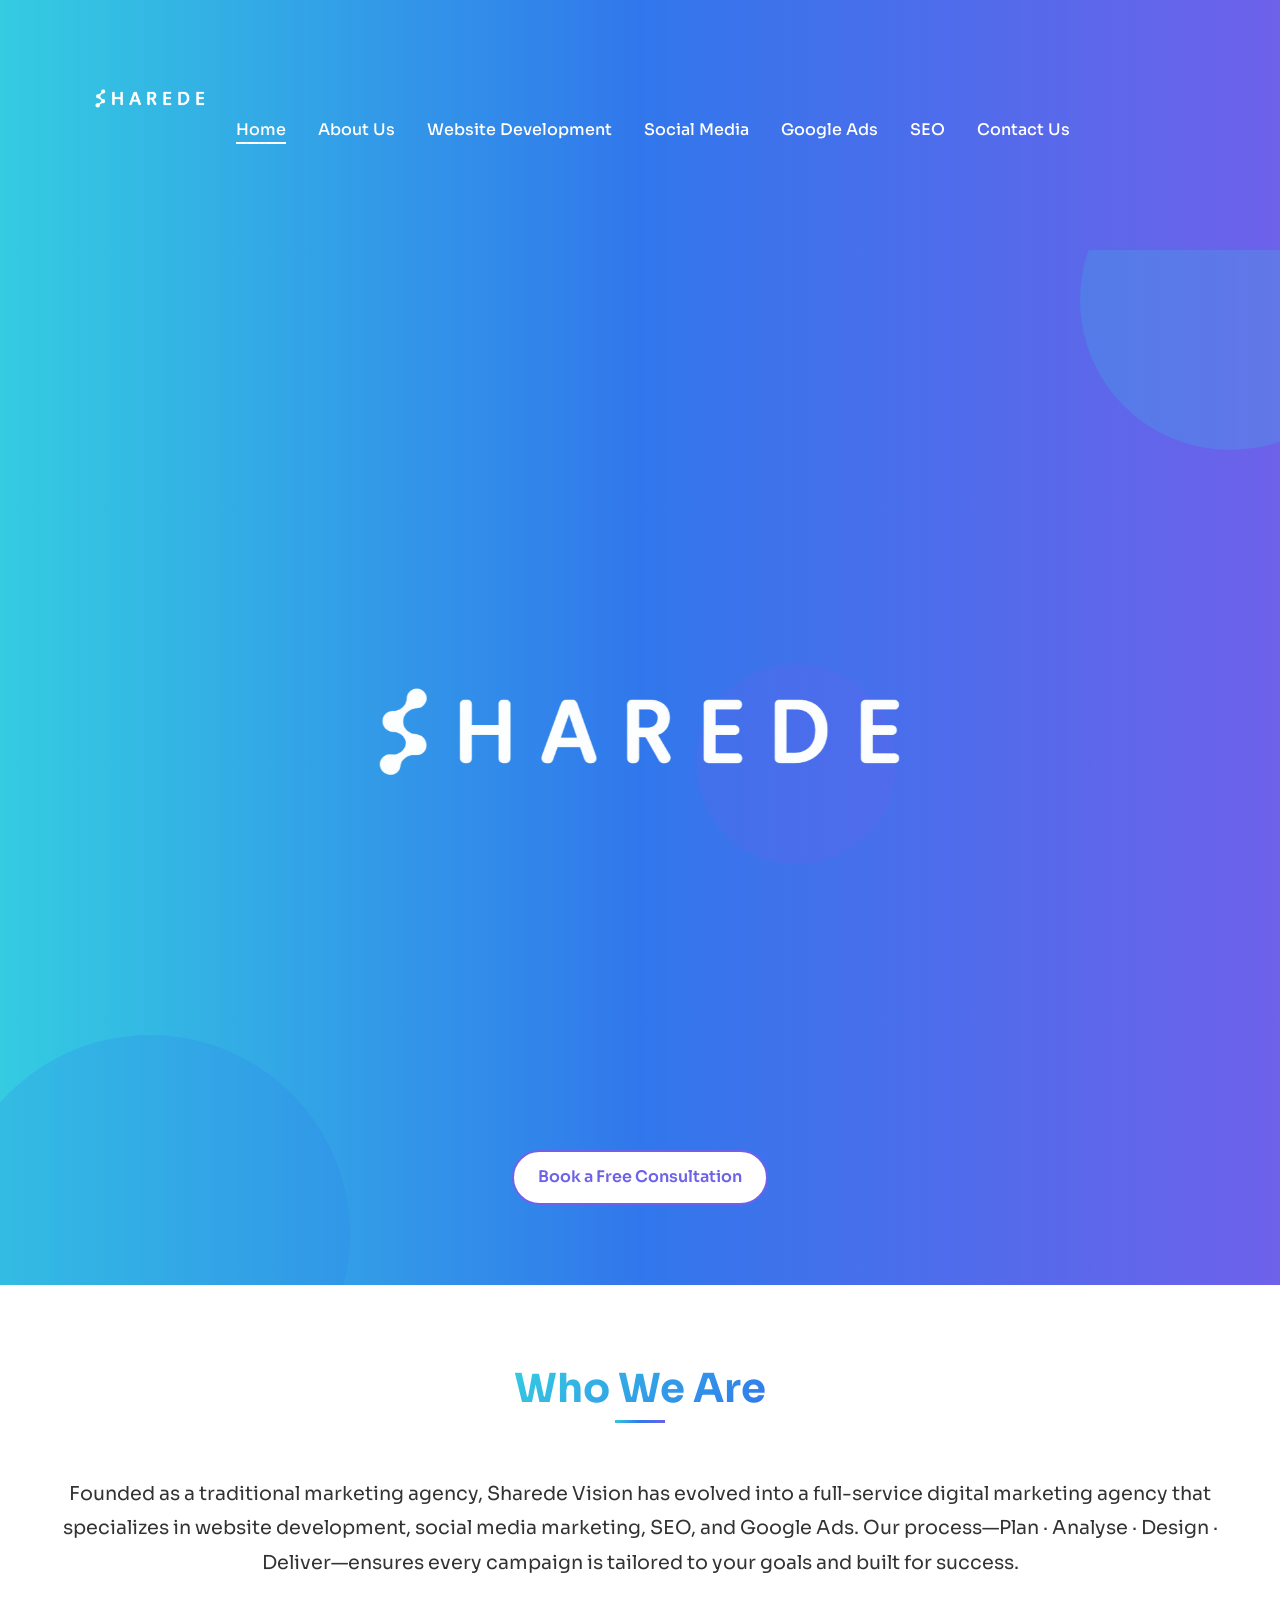
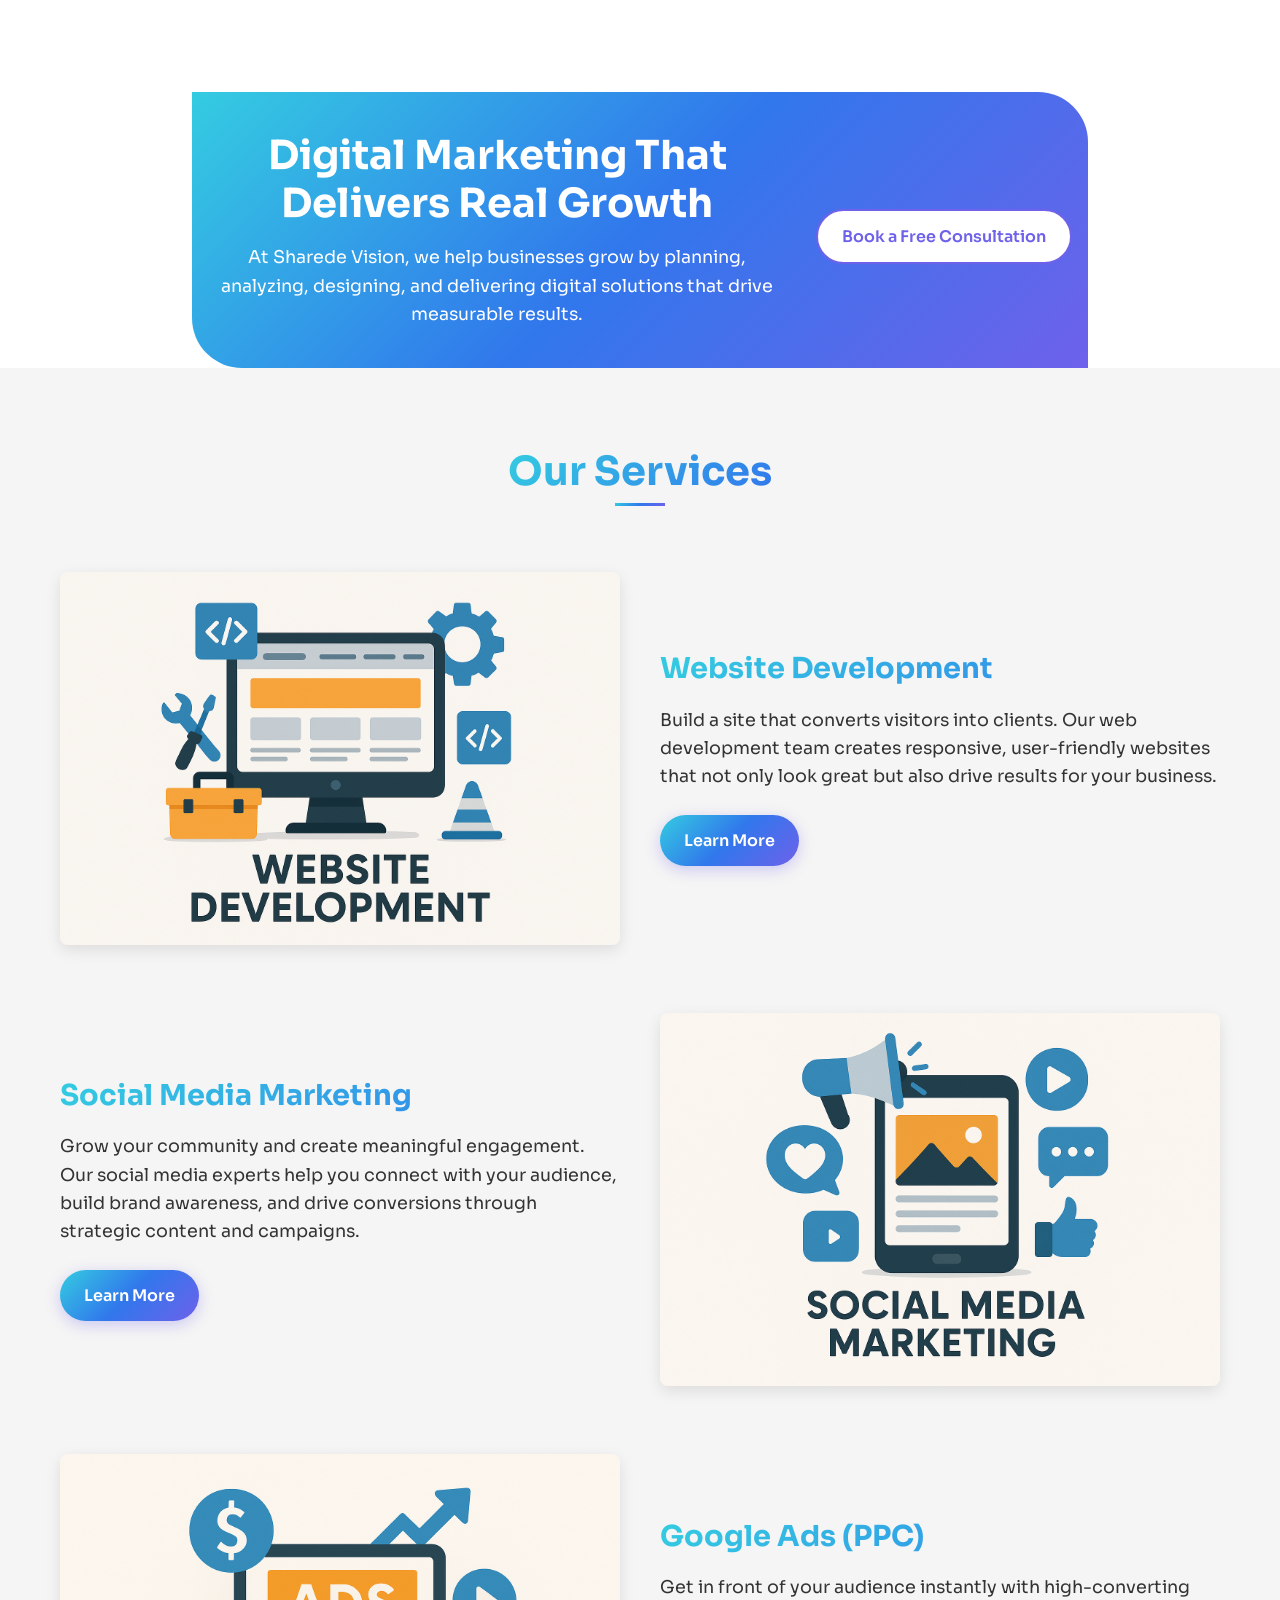
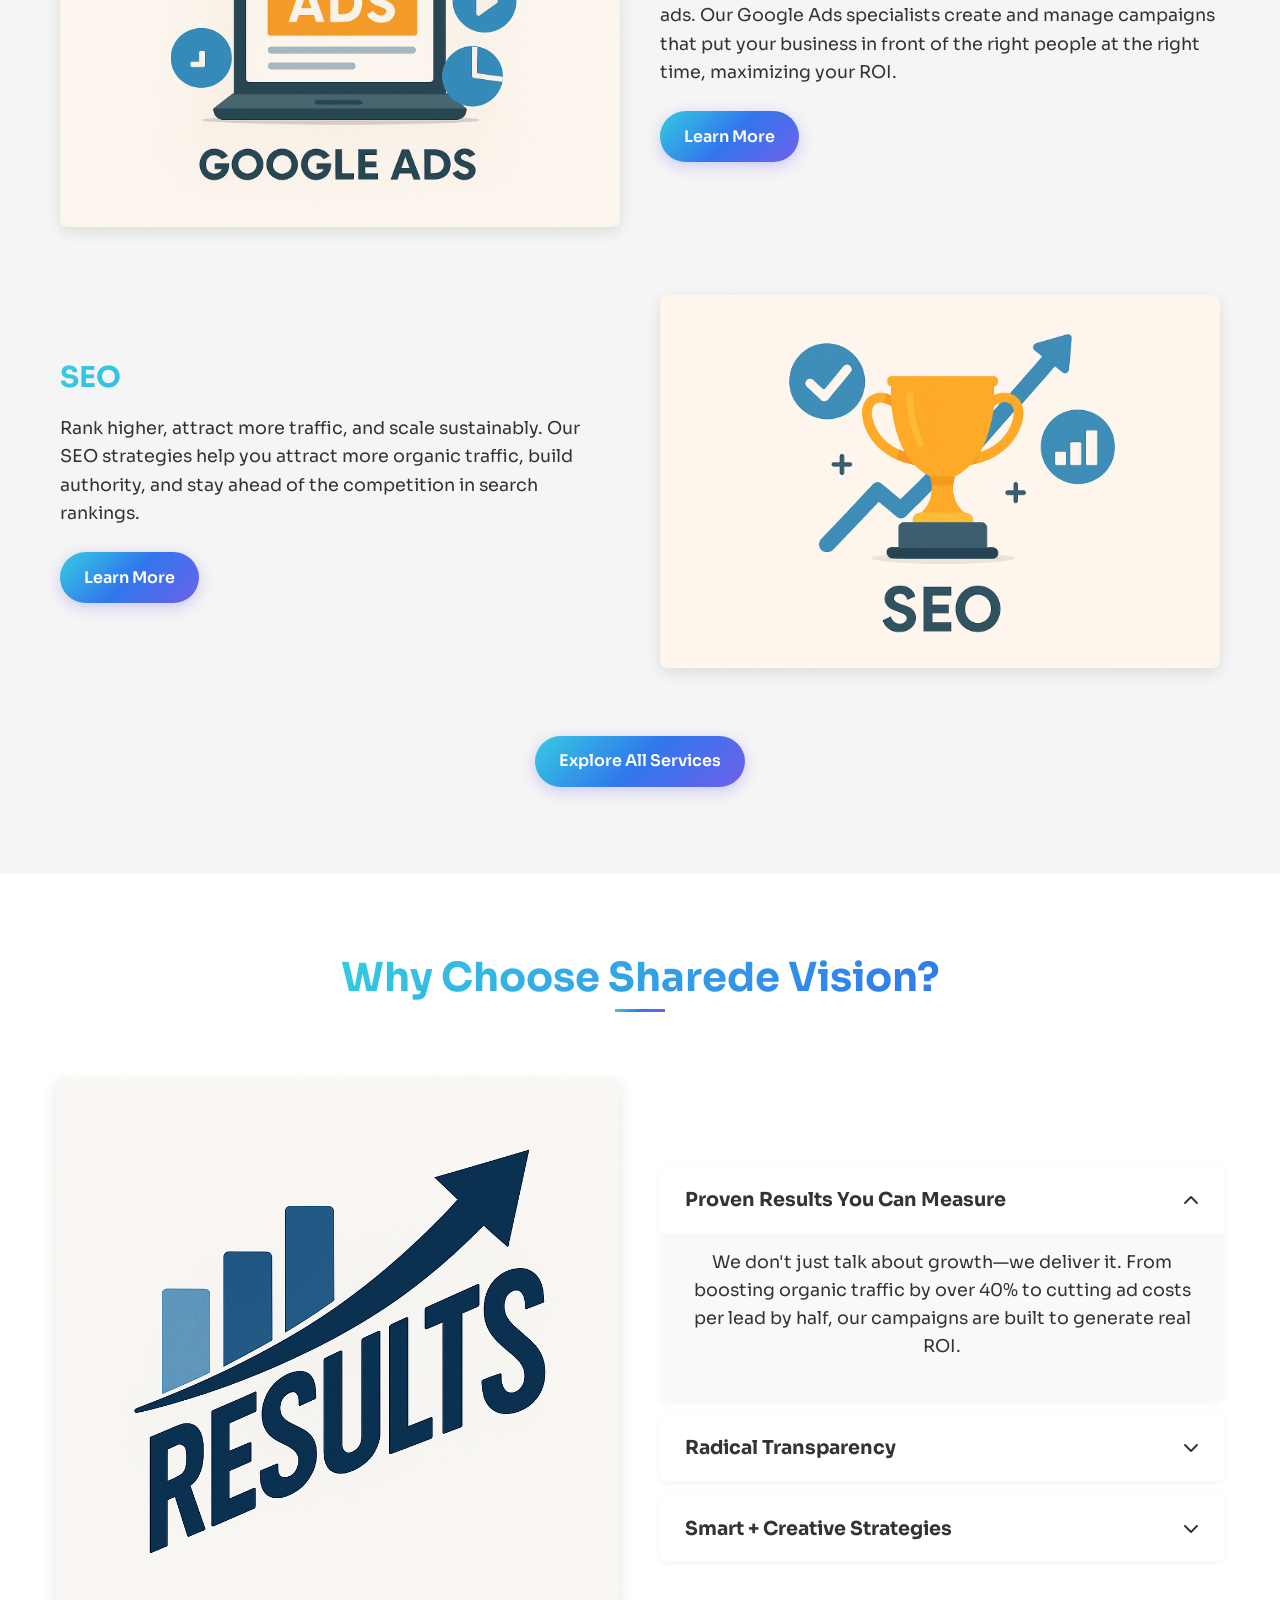
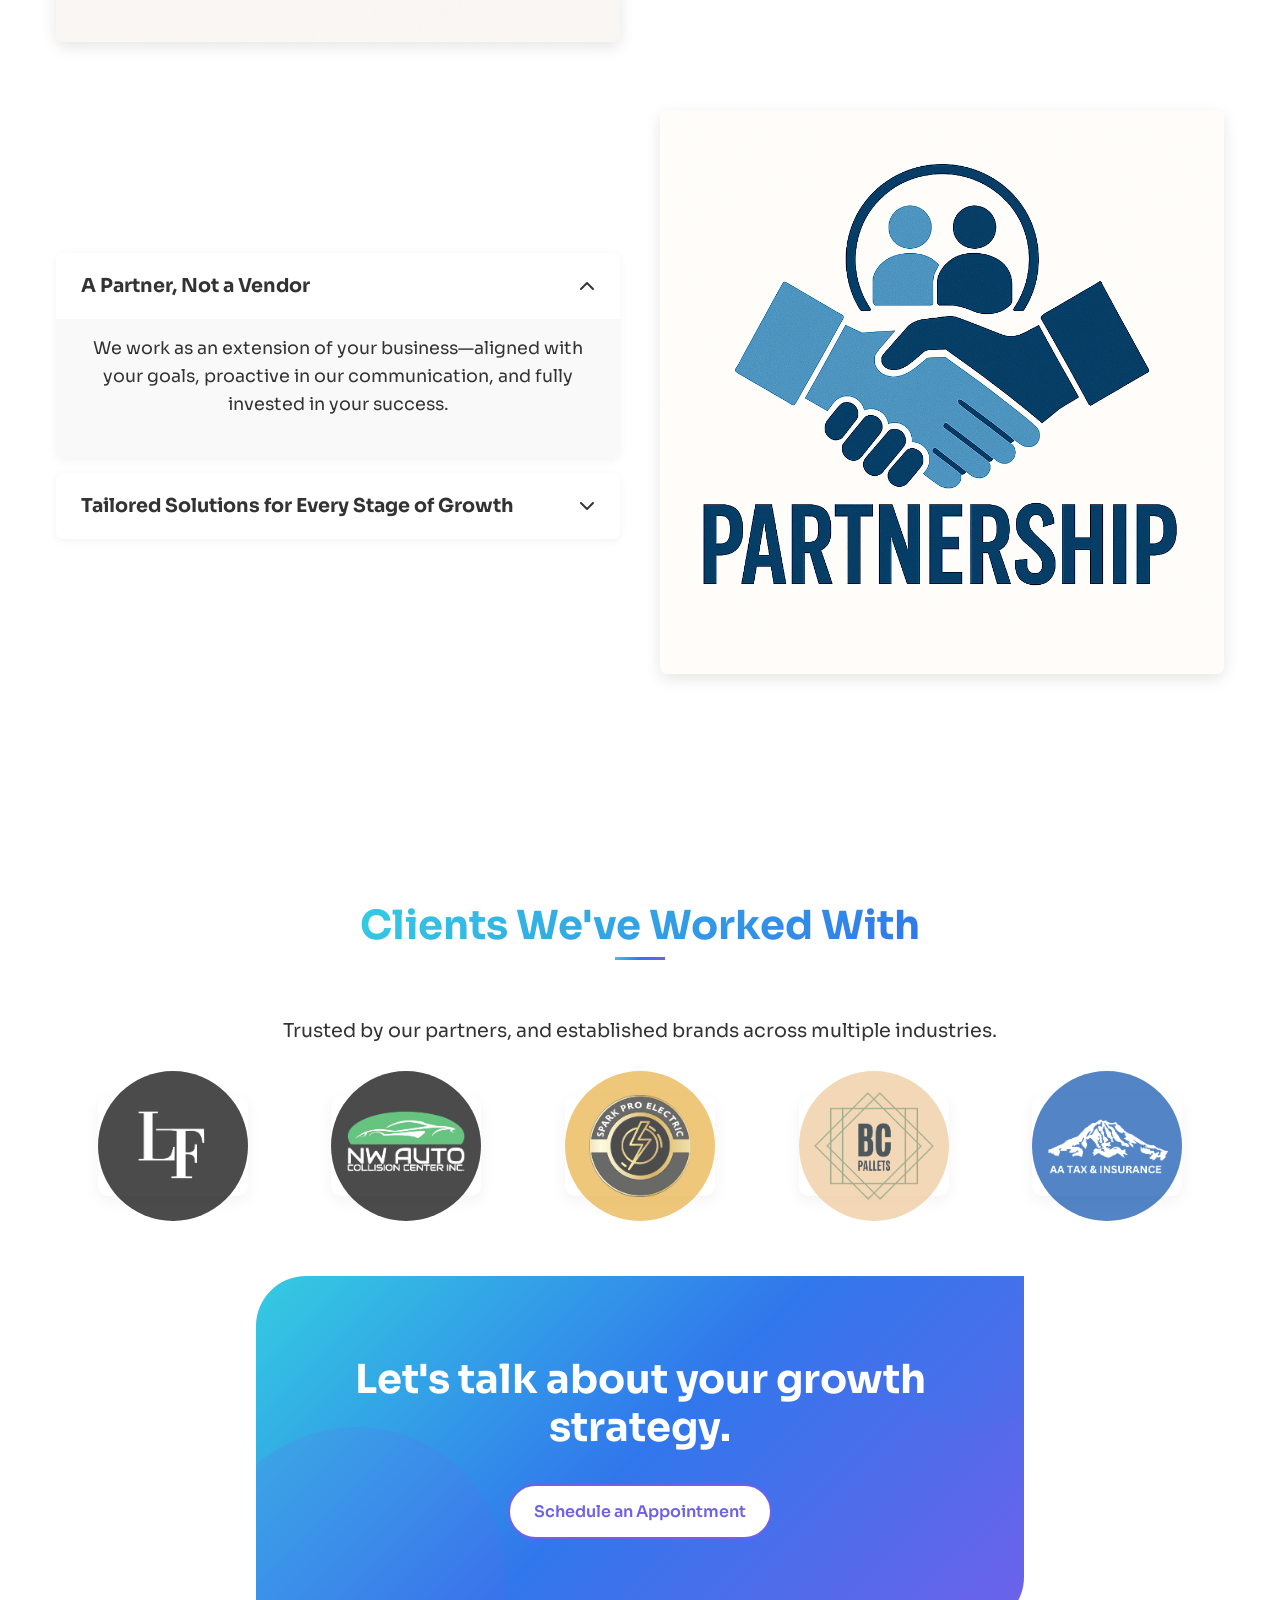
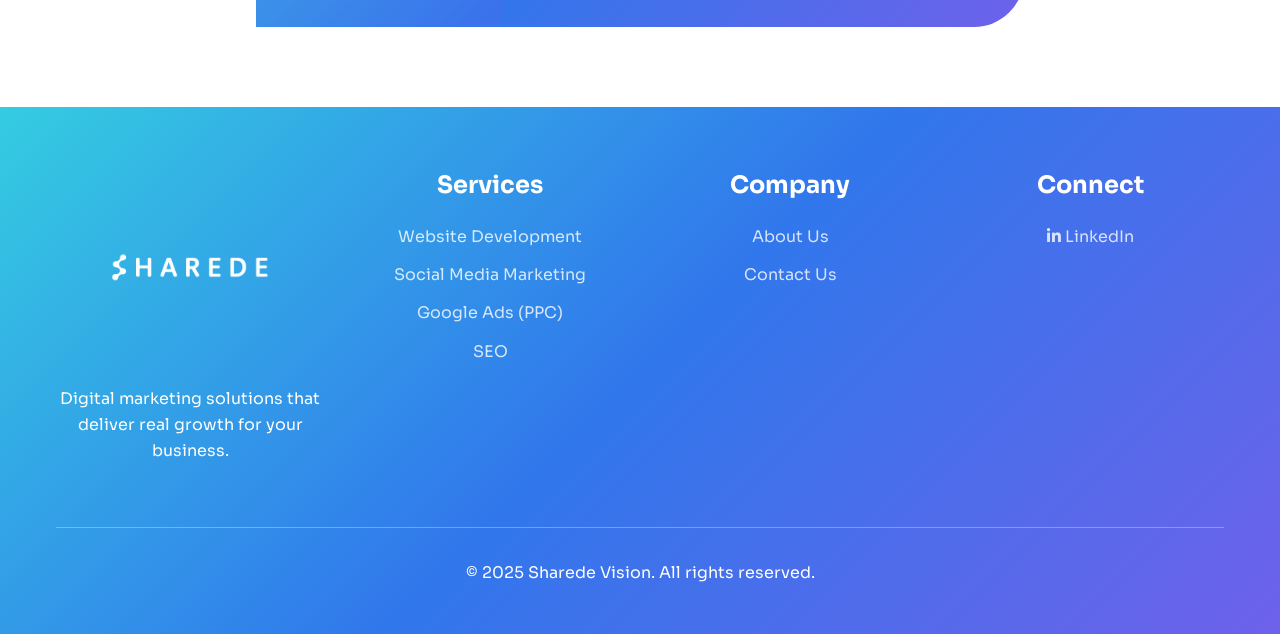
<file: index.html>
<!DOCTYPE html>
<html lang="en">
<head>
    <meta charset="UTF-8">
    <meta name="viewport" content="width=device-width, initial-scale=1.0">
    <title>Home | Sharede Vision</title>
    <meta name="description" content="At Sharede Vision, we help businesses grow by planning, analyzing, designing, and delivering digital solutions that drive measurable results.">
    
    <!-- Favicon -->
    <link rel="icon" type="image/png" href="Sharede Submark Logo no BG.png">
    
    <!-- CSS -->
    <link rel="stylesheet" href="css/style.css">
    <link rel="stylesheet" href="css/additional-styles.css">
    <link rel="stylesheet" href="css/animations.css">
    <link rel="stylesheet" href="css/cta-animations.css">
    <link rel="stylesheet" href="css/scroll-top.css">
    <link rel="stylesheet" href="css/layout-update.css">

    
    <!-- Font Awesome -->
    <link rel="stylesheet" href="https://cdnjs.cloudflare.com/ajax/libs/font-awesome/6.4.0/css/all.min.css">
</head>
<body>
    <!-- Header -->
<div class="gradient-bg">
    <header>
        <div class="container header-container">
            <div class="logo">
                <a href="index.html">
                    <img class="logo-img" src="Sharede Logo Full no Background.png" alt="Sharede Vision Logo">
                </a>
            </div>
            
            <div class="mobile-toggle">
                <i class="fas fa-bars"></i>
            </div>
            
            <ul class="nav-menu">
                <li class="nav-item"><a href="index.html" class="nav-link active">Home</a></li>
                <li class="nav-item"><a href="about.html" class="nav-link">About Us</a></li>
                <li class="nav-item"><a href="website-development.html" class="nav-link">Website Development</a></li>
                <li class="nav-item"><a href="social-media.html" class="nav-link">Social Media</a></li>
                <li class="nav-item"><a href="google-ads.html" class="nav-link">Google Ads</a></li>
                <li class="nav-item"><a href="seo.html" class="nav-link">SEO</a></li>
                <li class="nav-item"><a href="contact.html" class="nav-link">Contact Us</a></li>
            </ul>
        </div>
    </header>
    
    <!-- Hero Section -->
    <section class="hero">
        <div class="container hero-content">
            <img src="Sharede Logo Full no Background.png" alt="Sharede Vision Logo" class="hero-logo">
            
            <div class="hero-buttons">
                <a href="contact.html" class="btn btn-secondary">Book a Free Consultation</a>
            </div>
        </div>
        <div class="hero-shapes">
            <div class="hero-shape hero-shape-1"></div>
            <div class="hero-shape hero-shape-2"></div>
            <div class="hero-shape hero-shape-3"></div>

        </div>
    </section>
</div>
    <!-- Who We Are Section -->
    <section class="section" id="who-we-are">
        <div class="container">
            <div class="section-title">
                <h2>Who We Are</h2>
            </div>
            <div class="text-center">
                <p class="lead">Founded as a traditional marketing agency, Sharede Vision has evolved into a full-service digital marketing agency that specializes in website development, social media marketing, SEO, and Google Ads. Our process—Plan · Analyse · Design · Deliver—ensures every campaign is tailored to your goals and built for success.</p>
            </div>
        </div>
    </section>
    
    <!-- Banner Section -->
    <section class="banner-section">
        <div class="container banner-container">
            <div class="banner-content">
                <h2>Digital Marketing That Delivers Real Growth</h2>
                <p>At Sharede Vision, we help businesses grow by planning, analyzing, designing, and delivering digital solutions that drive measurable results.</p>
            </div>
            <div class="banner-action">
                <a href="contact.html" class="btn btn-secondary">Book a Free Consultation</a>
            </div>
        </div>
    </section>
    
    <!-- Services Section -->
    <section class="section bg-light" id="services">
        <div class="services-container-home">
            <div class="section-title">
                <h2>Our Services</h2>
            </div>
            <!-- Website Development - Image Left -->
            <div class="section-alt">
                <div class="section-alt-image">
                    <img src="ChatGPT Web Dev.png" alt="Website Development">
                </div>
                <div class="section-alt-content">
                    <h3 class="gradient-text">Website Development</h3>
                    <p>Build a site that converts visitors into clients. Our web development team creates responsive, user-friendly websites that not only look great but also drive results for your business.</p>
                    <a href="website-development.html" class="btn btn-primary animated-underline">Learn More</a>
                </div>
            </div>
            
            <!-- Social Media Marketing - Image Right -->
            <div class="section-alt section-alt-reverse">
                <div class="section-alt-image">
                    <img src="ChatGPT Social Media.png" alt="Social Media Marketing">
                </div>
                <div class="section-alt-content">
                    <h3 class="gradient-text">Social Media Marketing</h3>
                    <p>Grow your community and create meaningful engagement. Our social media experts help you connect with your audience, build brand awareness, and drive conversions through strategic content and campaigns.</p>
                    <a href="social-media.html" class="btn btn-primary animated-underline">Learn More</a>
                </div>
            </div>
            
            <!-- Google Ads - Image Left -->
            <div class="section-alt">
                <div class="section-alt-image">
                    <img src="ChatGPT Google Ads.png" alt="Google Ads">
                </div>
                <div class="section-alt-content">
                    <h3 class="gradient-text">Google Ads (PPC)</h3>
                    <p>Get in front of your audience instantly with high-converting ads. Our Google Ads specialists create and manage campaigns that put your business in front of the right people at the right time, maximizing your ROI.</p>
                    <a href="google-ads.html" class="btn btn-primary animated-underline">Learn More</a>
                </div>
            </div>
            
            <!-- SEO - Image Right -->
            <div class="section-alt section-alt-reverse">
                <div class="section-alt-image">
                    <img src="ChatGPT SEO.png" alt="Search Engine Optimization">
                </div>
                <div class="section-alt-content">
                    <h3 class="gradient-text">SEO</h3>
                    <p>Rank higher, attract more traffic, and scale sustainably. Our SEO strategies help you attract more organic traffic, build authority, and stay ahead of the competition in search rankings.</p>
                    <a href="seo.html" class="btn btn-primary animated-underline">Learn More</a>
                </div>
            </div>
            <div class="text-center mt-5">
                <a href="about.html" class="btn btn-primary">Explore All Services</a>
            </div>
        </div>
    </section>
    
    <!-- Why Choose Us Section -->
    <section class="section" id="why-choose-us">
        <div class="container">
            <div class="section-title reveal">
                <h2 class="gradient-text">Why Choose Sharede Vision?</h2>
            </div>
            <div class="section-alt">
                <div class="section-alt-image">
                    <img src="Copilot Results.png" alt="Results-Driven Approach">
                </div>
                <div class="section-alt-content">
                    <div class="accordion">
                        <div class="accordion-item active">
                            <div class="accordion-header">
                                <h3>Proven Results You Can Measure</h3>
                                <div class="accordion-icon">
                                    <i class="fas fa-chevron-down"></i>
                                </div>
                            </div>
                            <div class="accordion-content">
                                <p>We don't just talk about growth—we deliver it. From boosting organic traffic by over 40% to cutting ad costs per lead by half, our campaigns are built to generate real ROI.</p>
                            </div>
                        </div>
                        
                        <div class="accordion-item">
                            <div class="accordion-header">
                                <h3>Radical Transparency</h3>
                                <div class="accordion-icon">
                                    <i class="fas fa-chevron-down"></i>
                                </div>
                            </div>
                            <div class="accordion-content">
                                <p>No hidden fees. No confusing reports. You'll always know where your budget is going and exactly how your campaigns are performing.</p>
                            </div>
                        </div>
                        
                        <div class="accordion-item">
                            <div class="accordion-header">
                                <h3>Smart + Creative Strategies</h3>
                                <div class="accordion-icon">
                                    <i class="fas fa-chevron-down"></i>
                                </div>
                            </div>
                            <div class="accordion-content">
                                <p>Our team blends data-driven insights with bold creativity, ensuring every strategy is not only optimized for performance but also resonates with your audience.</p>
                            </div>
                        </div>
                    </div>
                </div>
            </div>
            
            <div class="section-alt section-alt-reverse">
                <div class="section-alt-image">
                    <img src="Copilot Partnership.png" alt="Partnership Approach">
                </div>
                <div class="section-alt-content">
                    <div class="accordion">
                        <div class="accordion-item active">
                            <div class="accordion-header">
                                <h3>A Partner, Not a Vendor</h3>
                                <div class="accordion-icon">
                                    <i class="fas fa-chevron-down"></i>
                                </div>
                            </div>
                            <div class="accordion-content">
                                <p>We work as an extension of your business—aligned with your goals, proactive in our communication, and fully invested in your success.</p>
                            </div>
                        </div>
                        
                        <div class="accordion-item">
                            <div class="accordion-header">
                                <h3>Tailored Solutions for Every Stage of Growth</h3>
                                <div class="accordion-icon">
                                    <i class="fas fa-chevron-down"></i>
                                </div>
                            </div>
                            <div class="accordion-content">
                                <p>Whether you're a startup looking to build your first website or an established business scaling with advanced SEO, we craft solutions that fit your needs today and set you up for tomorrow.</p>
                            </div>
                        </div>
                    </div>
                </div>
            </div>
        </div>
    </section>
    
    <!-- Clients Section -->
    <section class="section" id="clients">
        <div class="container">
            <div class="section-title">
                <h2>Clients We've Worked With</h2>
            </div>
            <div class="text-center">
                <p class="lead">Trusted by our partners, and established brands across multiple industries.</p>
                <div class="clients-grid">
                    <!-- Client logos will go here -->
                    <!-- Placeholder for now -->
                    <div class="client-logo"><img src="1.png"></div>
                    <div class="client-logo"><img src="2.png"></div>
                    <div class="client-logo"><img src="3.png"></div>
                    <div class="client-logo"><img src="4.png"></div>
                    <div class="client-logo"><img src="5.png"></div>
                </div>
            </div>
        </div>
    </section>
    
    <!-- CTA Section -->
    <section class="section cta-section">
        <div class="container reveal active">
            <h2 class=" animate-scale-in">Let's talk about your growth strategy.</h2>
            <a href="contact.html" class="btn btn-secondary animate-pulse">Schedule an Appointment</a>
        </div>
        <div class="cta-shapes">
            <div class="cta-shape cta-shape-1"></div>
            <div class="cta-shape cta-shape-2"></div>
        </div>
    </section>
    
    <!-- Footer -->
    <footer>
        <div class="container">
            <div class="footer-grid">
                <div class="footer-logo">
                    <img src="Sharede Logo Full no Background.png" alt="Sharede Vision Logo" class="footer-logo-img">
                    <p>Digital marketing solutions that deliver real growth for your business.</p>
                </div>
                <div class="footer-links">
                    <h4>Services</h4>
                    <ul>
                        <li><a href="website-development.html">Website Development</a></li>
                        <li><a href="social-media.html">Social Media Marketing</a></li>
                        <li><a href="google-ads.html">Google Ads (PPC)</a></li>
                        <li><a href="seo.html">SEO</a></li>
                    </ul>
                </div>
                <div class="footer-links">
                    <h4>Company</h4>
                    <ul>
                        <li><a href="about.html">About Us</a></li>
                        <li><a href="contact.html">Contact Us</a></li>
                    </ul>
                </div>
                <div class="footer-links">
                    <h4>Connect</h4>
                    <ul class="social-links">
                        <li><a href="https://www.linkedin.com/company/sharede-inc/" target="_blank"><i class="fab fa-linkedin-in"></i> LinkedIn</a></li>
                    </ul>
                </div>
            </div>
            <div class="footer-bottom">
                <p>&copy; 2025 Sharede Vision. All rights reserved.</p>
            </div>
        </div>
    </footer>
    
    <!-- JavaScript -->
    <script src="js/main.js"></script>
    <script src="js/scroll-animations.js"></script>
    <script src="js/animations.js"></script>
    <script src="js/scroll-top.js"></script>
    <script src="js/layout-update.js"></script>
</body>
</html>
</file>
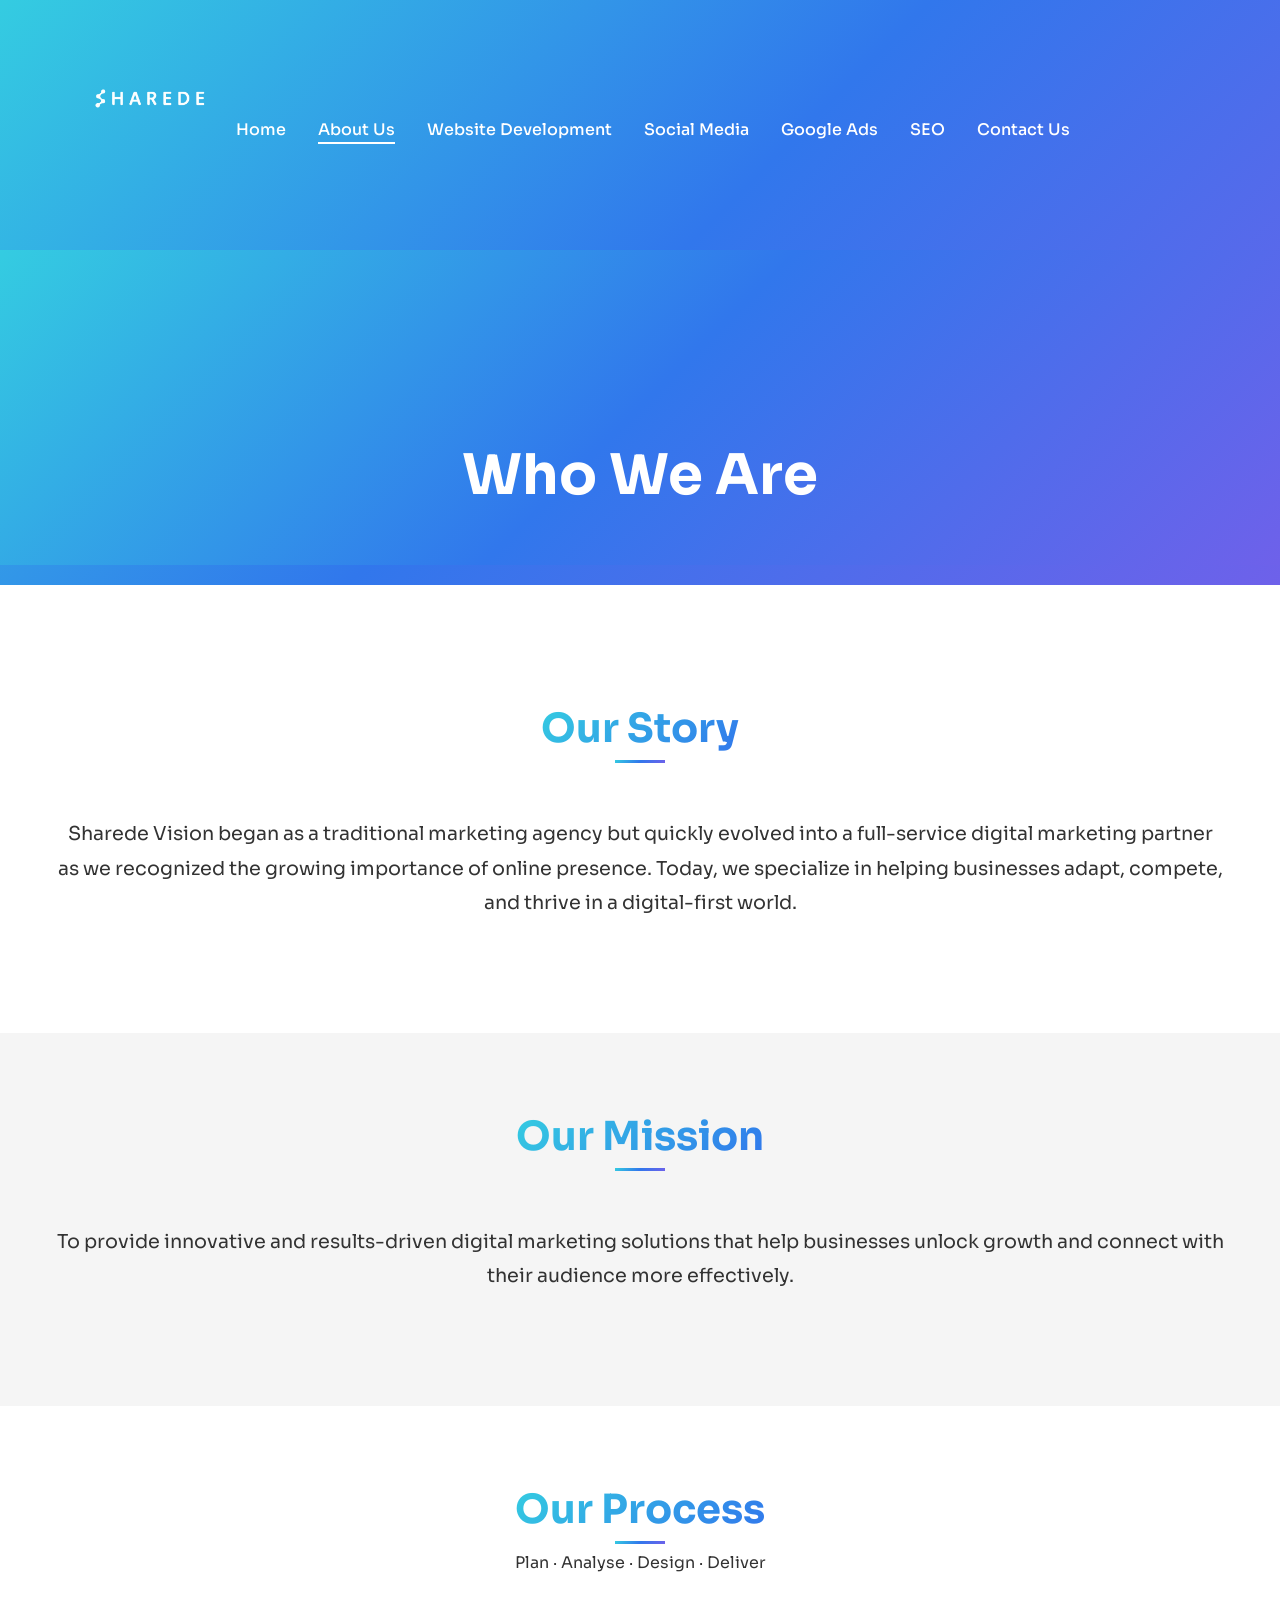
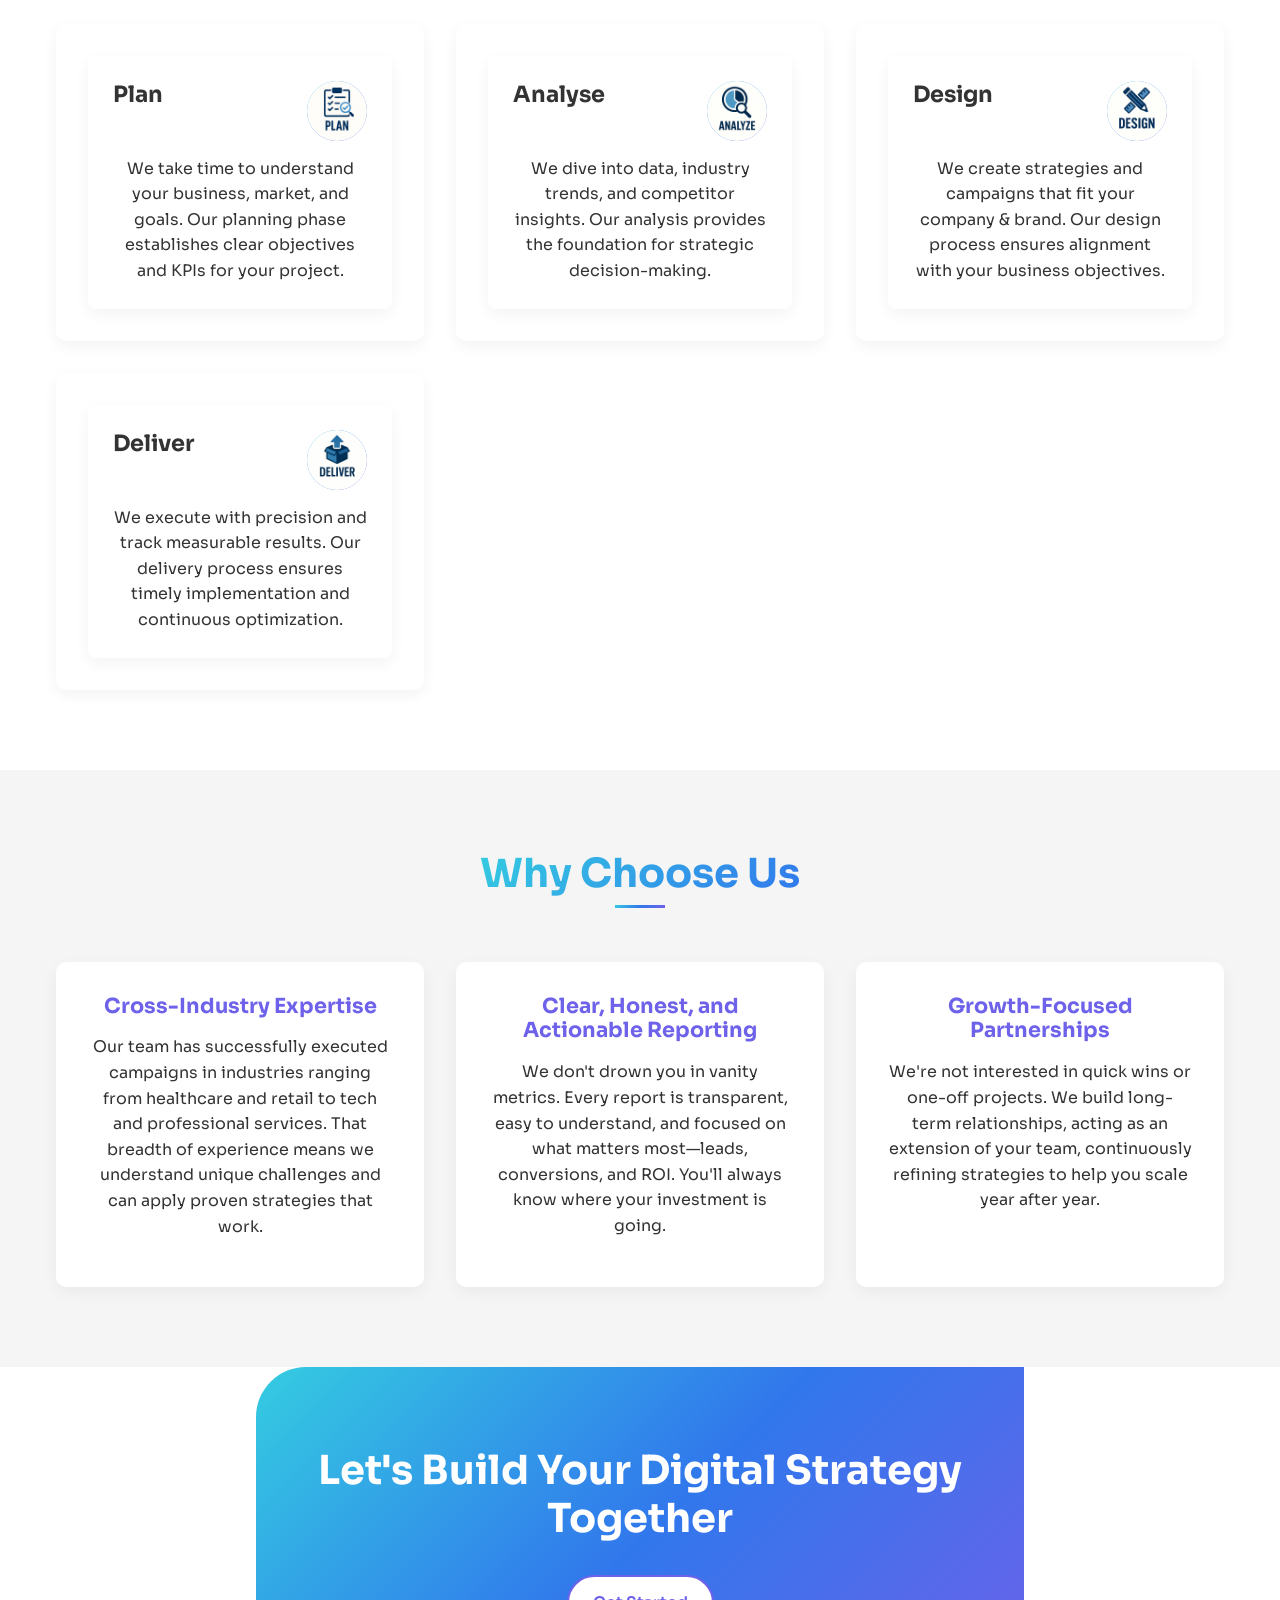
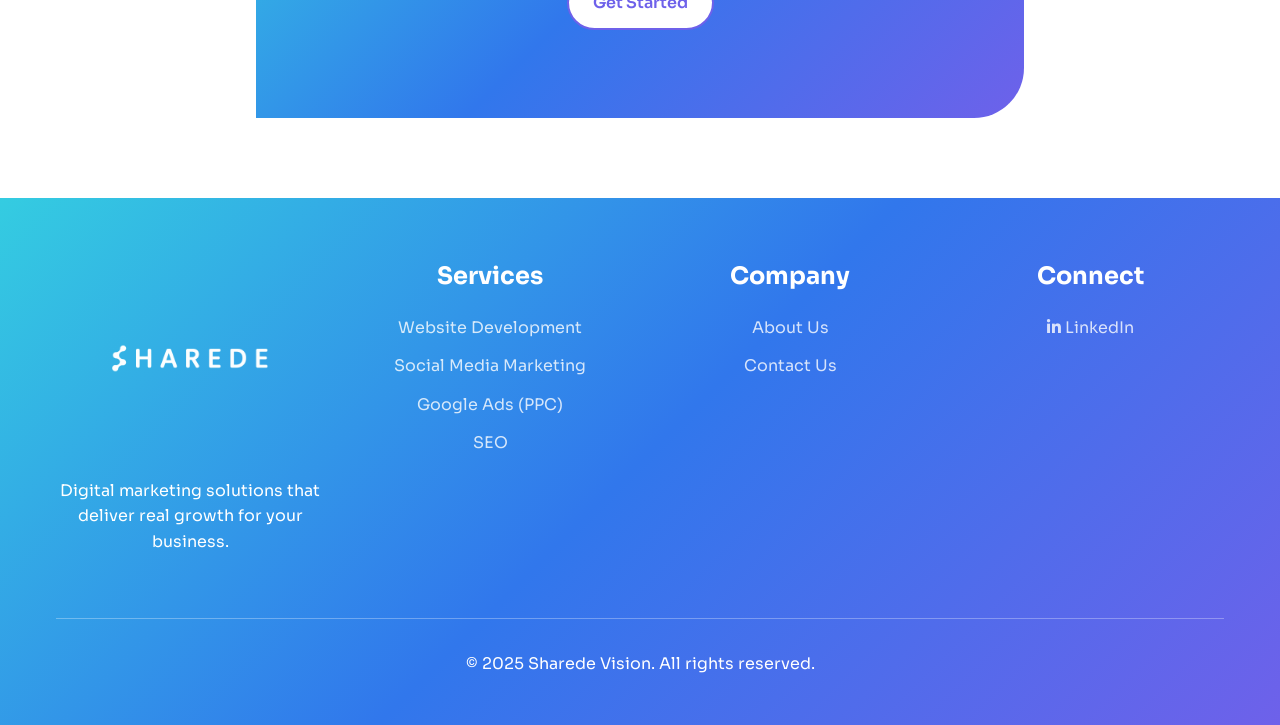
<file: about.html>
<!DOCTYPE html>
<html lang="en">
<head>
    <meta charset="UTF-8">
    <meta name="viewport" content="width=device-width, initial-scale=1.0">
    <title>About Us | Sharede Vision</title>
    <meta name="description" content="Learn about Sharede Vision, our mission, and our process for delivering innovative digital marketing solutions.">
    
    <!-- Favicon -->
    <link rel="icon" type="image/png" href="Sharede Submark Logo no BG.png">
    
    <!-- CSS -->
    <link rel="stylesheet" href="css/style.css">
    <link rel="stylesheet" href="css/additional-styles.css">
    <link rel="stylesheet" href="css/animations.css">
    <link rel="stylesheet" href="css/cta-animations.css">
    <link rel="stylesheet" href="css/scroll-top.css">
    <link rel="stylesheet" href="css/layout-update.css">
    
    <!-- Font Awesome -->
    <link rel="stylesheet" href="https://cdnjs.cloudflare.com/ajax/libs/font-awesome/6.4.0/css/all.min.css">
</head>
<body>
    <!-- Header -->
    <div class="page-header-bg">
    <header>
        <div class="container header-container">
            <div class="logo">
                <a href="index.html">
                    <img src="Sharede Logo Full no Background.png" alt="Sharede Vision Logo">
                </a>
            </div>
            
            <div class="mobile-toggle">
                <i class="fas fa-bars"></i>
            </div>
            
            <ul class="nav-menu">
                <li class="nav-item"><a href="index.html" class="nav-link">Home</a></li>
                <li class="nav-item"><a href="about.html" class="nav-link active">About Us</a></li>
                <li class="nav-item"><a href="website-development.html" class="nav-link">Website Development</a></li>
                <li class="nav-item"><a href="social-media.html" class="nav-link">Social Media</a></li>
                <li class="nav-item"><a href="google-ads.html" class="nav-link">Google Ads</a></li>
                <li class="nav-item"><a href="seo.html" class="nav-link">SEO</a></li>
                <li class="nav-item"><a href="contact.html" class="nav-link">Contact Us</a></li>
            </ul>
        </div>
    </header>
    
    <!-- Page Header -->
    <section class="page-header" style="background: var(--gradient-primary);">
        <div class="container">
            <h1>Who We Are</h1>
        </div>
    </section>
    </div>
    <!-- Our Story Section -->
    <section class="section" id="our-story">
        <div class="container">
            <div class="section-title">
                <h2>Our Story</h2>
            </div>
            <div class="about-content">
                <p class="lead">Sharede Vision began as a traditional marketing agency but quickly evolved into a full-service digital marketing partner as we recognized the growing importance of online presence. Today, we specialize in helping businesses adapt, compete, and thrive in a digital-first world.</p>
            </div>
        </div>
    </section>
    
    <!-- Our Mission Section -->
    <section class="section bg-light" id="our-mission">
        <div class="container">
            <div class="section-title">
                <h2>Our Mission</h2>
            </div>
            <div class="about-content text-center">
                <p class="lead">To provide innovative and results-driven digital marketing solutions that help businesses unlock growth and connect with their audience more effectively.</p>
            </div>
        </div>
    </section>
    
    <!-- Our Process Section -->
    <section class="section" id="our-process">
        <div class="container">
            <div class="section-title">
                <h2>Our Process</h2>
                <p>Plan · Analyse · Design · Deliver</p>
            </div>
            <div class="process-grid">
                <div class="process-item">
                    <div class="card-square">
                        <div class="card-content">
                            <div class="card-header">
                                <h3 class="card-title">Plan</h3>
                                <div class="card-icon">
                                    <img src="Copilot Plan.png" alt="Planning Process">
                                </div>
                            </div>
                            <div class="card-body">
                                <p>We take time to understand your business, market, and goals. Our planning phase establishes clear objectives and KPIs for your project.</p>
                            </div>
                        </div>
                    </div>
                </div>
                <div class="process-item">
                    <div class="card-square">
                        <div class="card-content">
                            <div class="card-header">
                                <h3 class="card-title">Analyse</h3>
                                <div class="card-icon">
                                    <img src="Copilot Analyze.png" alt="Analysis Process">
                                </div>
                            </div>
                            <div class="card-body">
                                <p>We dive into data, industry trends, and competitor insights. Our analysis provides the foundation for strategic decision-making.</p>
                            </div>
                        </div>
                    </div>
                </div>
                <div class="process-item">
                    <div class="card-square">
                        <div class="card-content">
                            <div class="card-header">
                                <h3 class="card-title">Design</h3>
                                <div class="card-icon">
                                    <img src="Copilot Design.png" alt="Design Process">
                                </div>
                            </div>
                            <div class="card-body">
                                <p>We create strategies and campaigns that fit your company & brand. Our design process ensures alignment with your business objectives.</p>
                            </div>
                        </div>
                    </div>
                </div>
                <div class="process-item">
                    <div class="card-square">
                        <div class="card-content">
                            <div class="card-header">
                                <h3 class="card-title">Deliver</h3>
                                <div class="card-icon">
                                    <img src="Copilot Deliver.png" alt="Delivery Process">
                                </div>
                            </div>
                            <div class="card-body">
                                <p>We execute with precision and track measurable results. Our delivery process ensures timely implementation and continuous optimization.</p>
                            </div>
                        </div>
                    </div>
                </div>
            </div>
        </div>
    </section>
    
    <!-- Why Choose Us Section -->
    <section class="section bg-light" id="why-choose-us">
        <div class="container">
            <div class="section-title">
                <h2>Why Choose Us</h2>
            </div>
            <div class="features-grid">
                <div class="feature-box">
                    <h3>Cross-Industry Expertise</h3>
                    <p>Our team has successfully executed campaigns in industries ranging from healthcare and retail to tech and professional services. That breadth of experience means we understand unique challenges and can apply proven strategies that work.</p>
                </div>
                <div class="feature-box">
                    <h3>Clear, Honest, and Actionable Reporting</h3>
                    <p>We don't drown you in vanity metrics. Every report is transparent, easy to understand, and focused on what matters most—leads, conversions, and ROI. You'll always know where your investment is going.</p>
                </div>
                <div class="feature-box">
                    <h3>Growth-Focused Partnerships</h3>
                    <p>We're not interested in quick wins or one-off projects. We build long-term relationships, acting as an extension of your team, continuously refining strategies to help you scale year after year.</p>
                </div>
            </div>
        </div>
    </section>
    
    <!-- CTA Section -->
    <section class="section cta-section">
        <div class="container">
            <h2>Let's Build Your Digital Strategy Together</h2>
            <a href="contact.html" class="btn btn-secondary">Get Started</a>
        </div>
    </section>
    
    <!-- Footer -->
    <footer>
        <div class="container">
            <div class="footer-grid">
                <div class="footer-logo">
                    <img src="Sharede Logo Full no Background.png" alt="Sharede Vision Logo">
                    <p>Digital marketing solutions that deliver real growth for your business.</p>
                </div>
                <div class="footer-links">
                    <h4>Services</h4>
                    <ul>
                        <li><a href="website-development.html">Website Development</a></li>
                        <li><a href="social-media.html">Social Media Marketing</a></li>
                        <li><a href="google-ads.html">Google Ads (PPC)</a></li>
                        <li><a href="seo.html">SEO</a></li>
                    </ul>
                </div>
                <div class="footer-links">
                    <h4>Company</h4>
                    <ul>
                        <li><a href="about.html">About Us</a></li>
                        <li><a href="contact.html">Contact Us</a></li>
                    </ul>
                </div>
                <div class="footer-links">
                    <h4>Connect</h4>
                    <ul class="social-links">
                        <li><a href="https://www.linkedin.com/company/sharede-inc/" target="_blank"><i class="fab fa-linkedin-in"></i> LinkedIn</a></li>
                    </ul>
                </div>
            </div>
            <div class="footer-bottom">
                <p>&copy; 2025 Sharede Vision. All rights reserved.</p>
            </div>
        </div>
    </footer>
    
    <!-- JavaScript -->
    <script src="js/main.js"></script>
    <script src="js/scroll-animations.js"></script>
    <script src="js/animations.js"></script>
    <script src="js/scroll-top.js"></script>
    <script src="js/layout-update.js"></script>
</body>
</html>
</file>
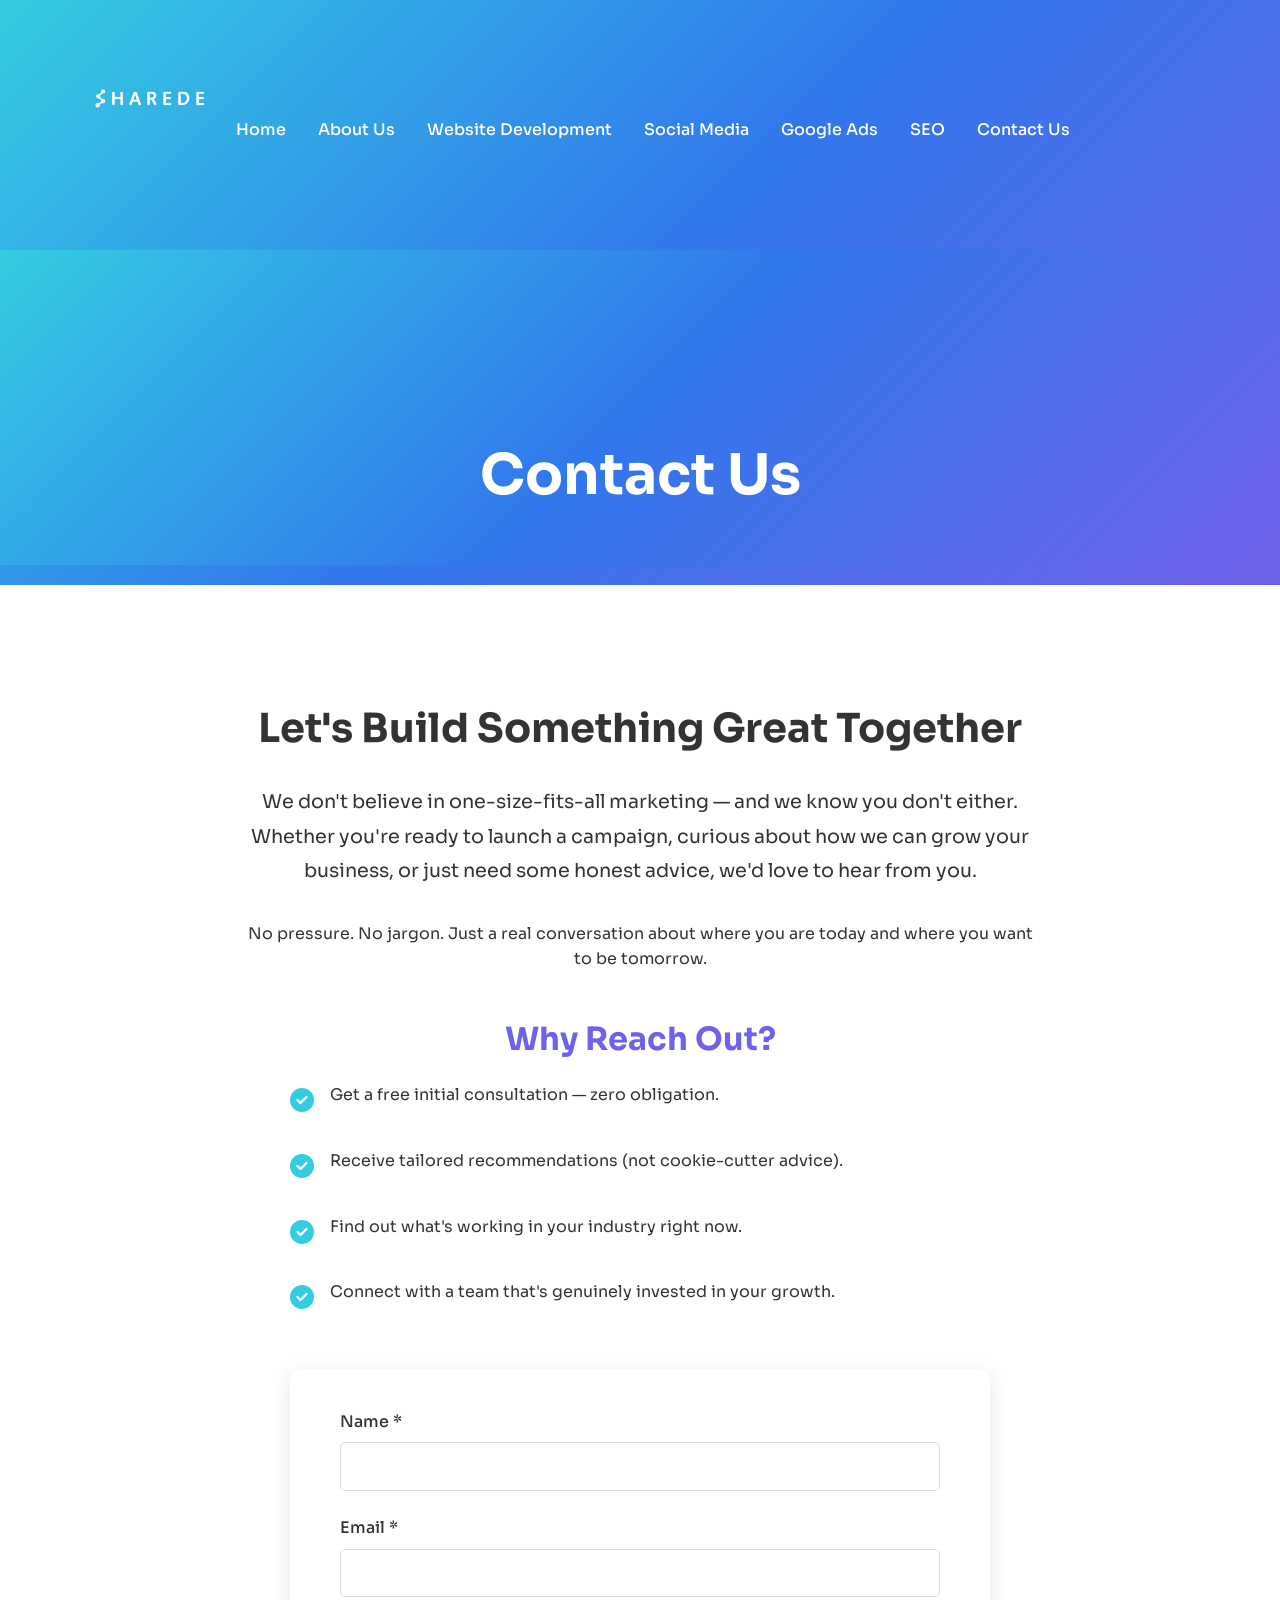
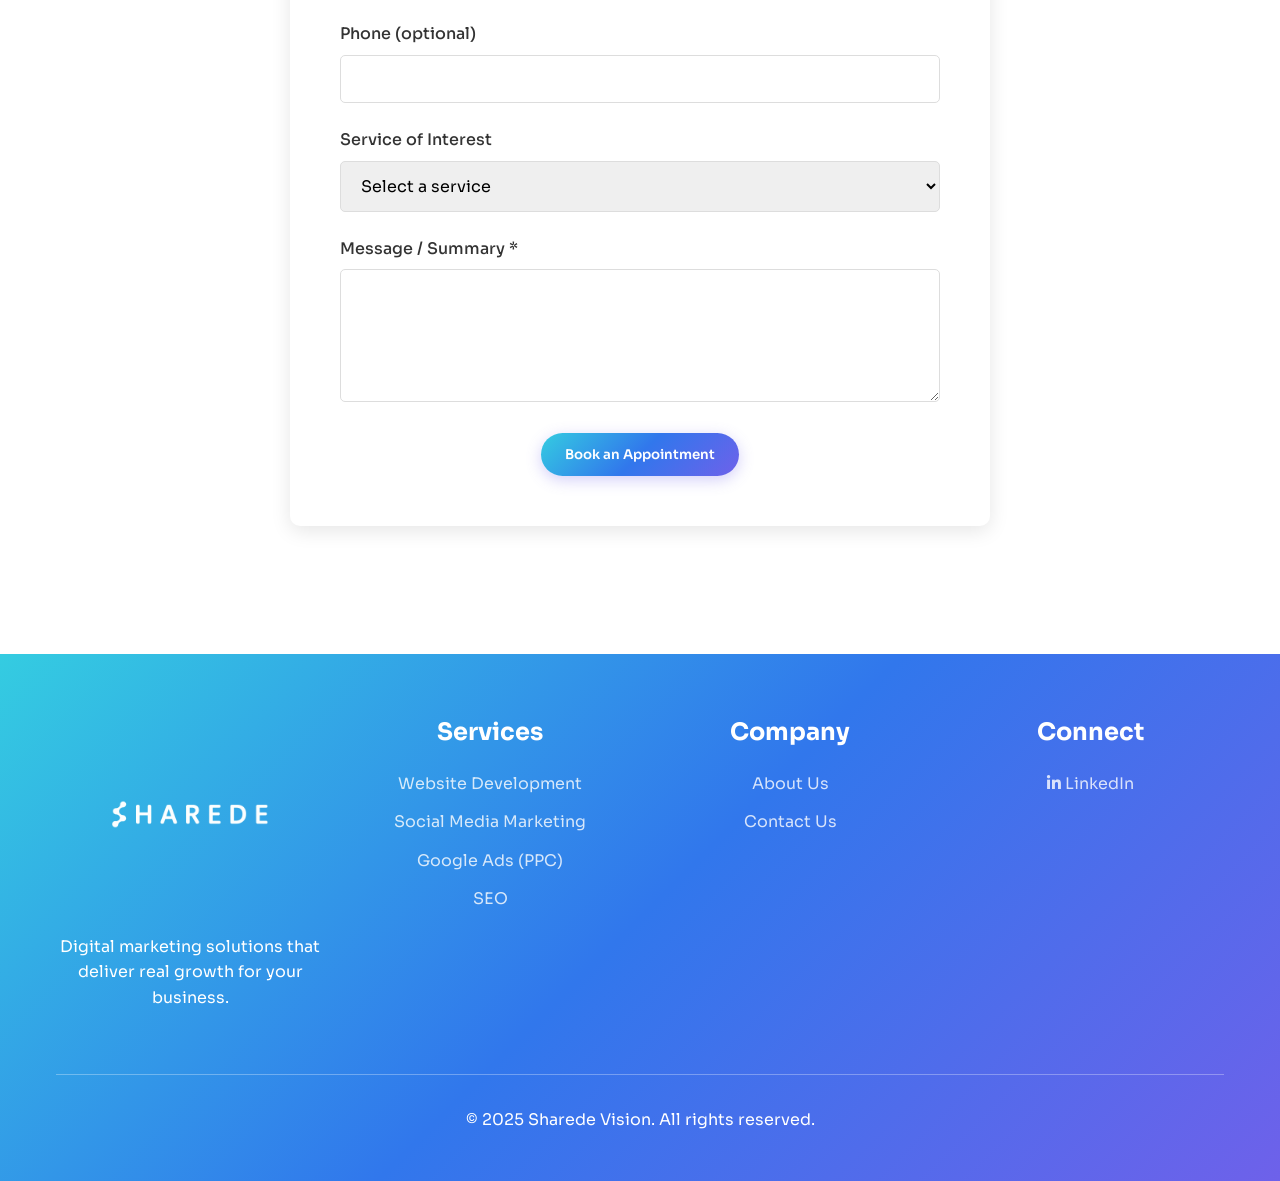
<file: contact.html>
<!DOCTYPE html>
<html lang="en">
<head>
    <meta charset="UTF-8">
    <meta name="viewport" content="width=device-width, initial-scale=1.0">
    <title>Contact Us | Sharede Vision</title>
    <meta name="description" content="Get in touch with Sharede Vision for digital marketing solutions that deliver real growth for your business.">
    
    <!-- Favicon -->
    <link rel="icon" type="image/png" href="Sharede Submark Logo no BG.png">
    
    <!-- CSS -->
    <link rel="stylesheet" href="css/style.css">
    <link rel="stylesheet" href="css/additional-styles.css">
    <link rel="stylesheet" href="css/animations.css">
    <link rel="stylesheet" href="css/cta-animations.css">
    <link rel="stylesheet" href="css/scroll-top.css">
    <link rel="stylesheet" href="css/layout-update.css">
    
    <!-- Font Awesome -->
    <link rel="stylesheet" href="https://cdnjs.cloudflare.com/ajax/libs/font-awesome/6.4.0/css/all.min.css">
</head>
<body>
    <!-- Header -->
    <div class="page-header-bg">
    <header>
        <div class="container header-container">
            <div class="logo">
                <a href="index.html">
                    <img src="Sharede Logo Full no Background.png" alt="Sharede Vision Logo">
                </a>
            </div>
            
            <div class="mobile-toggle">
                <i class="fas fa-bars"></i>
            </div>
            
            <ul class="nav-menu">
                <li class="nav-item"><a href="index.html" class="nav-link">Home</a></li>
                <li class="nav-item"><a href="about.html" class="nav-link">About Us</a></li>
                <li class="nav-item"><a href="website-development.html" class="nav-link">Website Development</a></li>
                <li class="nav-item"><a href="social-media.html" class="nav-link">Social Media</a></li>
                <li class="nav-item"><a href="google-ads.html" class="nav-link">Google Ads</a></li>
                <li class="nav-item"><a href="seo.html" class="nav-link">SEO</a></li>
                <li class="nav-item"><a href="contact.html" class="nav-link active">Contact Us</a></li>
            </ul>
        </div>
    </header>
    
    <!-- Page Header -->
    <section class="page-header" style="background: var(--gradient-primary);">
        <div class="container">
            <h1>Contact Us</h1>
        </div>
    </section>
    </div>
    <!-- Contact Section -->
    <section class="section" id="contact">
        <div class="container">
                <div class="contact-title">
                <h2>Let's Build Something Great Together</h2>
                </div>
                <div class="contact-intro">
                <p class="lead">We don't believe in one-size-fits-all marketing — and we know you don't either. Whether you're ready to launch a campaign, curious about how we can grow your business, or just need some honest advice, we'd love to hear from you.</p>
                <p>No pressure. No jargon. Just a real conversation about where you are today and where you want to be tomorrow.</p>
                </div>
            <div class="contact-benefits">
                <h3>Why Reach Out?</h3>
                <ul class="features-list">
                    <li class="feature-item">
                        <div class="feature-icon">
                            <i class="fas fa-check-circle"></i>
                        </div>
                        <p>Get a free initial consultation — zero obligation.</p>
                    </li>
                    <li class="feature-item">
                        <div class="feature-icon">
                            <i class="fas fa-check-circle"></i>
                        </div>
                        <p>Receive tailored recommendations (not cookie-cutter advice).</p>
                    </li>
                    <li class="feature-item">
                        <div class="feature-icon">
                            <i class="fas fa-check-circle"></i>
                        </div>
                        <p>Find out what's working in your industry right now.</p>
                    </li>
                    <li class="feature-item">
                        <div class="feature-icon">
                            <i class="fas fa-check-circle"></i>
                        </div>
                        <p>Connect with a team that's genuinely invested in your growth.</p>
                    </li>
                </ul>
            
            </div>
            <div class="contact-form-container">
    <form id="contactForm" class="contact-form" action="https://formspree.io/f/xpwjqdjn" method="POST">
        
    <!-- Name -->
    <div class="form-group">
      <label for="name">Name *</label>
      <input type="text" id="name" class="form-control" name="name" required>
    </div>

    <!-- Email -->
    <div class="form-group">
      <label for="email">Email *</label>
      <input type="email" id="email" class="form-control" name="email" required>
    </div>

    <!-- Phone -->
    <div class="form-group">
      <label for="phone">Phone (optional)</label>
      <input type="tel" id="phone" class="form-control" name="phone">
    </div>

    <!-- Service of Interest -->
    <div class="form-group">
      <label for="service">Service of Interest</label>
      <select id="service" class="form-control" name="service">
        <option value="">Select a service</option>
        <option value="website">Website Development</option>
        <option value="social">Social Media Marketing</option>
        <option value="google-ads">Google Ads (PPC)</option>
        <option value="seo">SEO</option>
        <option value="all">All Services</option>
      </select>
    </div>

    <!-- Message -->
    <div class="form-group">
      <label for="message">Message / Summary *</label>
      <textarea id="message" class="form-control" rows="5" name="message" required></textarea>
    </div>

    <!-- Hidden Formspree Subject (Optional) -->
    <input type="hidden" name="_subject" value="New Contact Form Submission">

    <!-- Hidden Redirect (Optional) -->
    <input type="hidden" name="_redirect" value="https://yourwebsite.com/thank-you.html">

    <!-- Submit -->
    <button type="submit" class="btn btn-primary">Book an Appointment</button>
    <div id="formMessage" class="form-message"></div>
  </form>
</div>

        </div> 
      </div>   
    </section>

    <!-- Footer -->
    <footer>
        <div class="container">
            <div class="footer-grid">
                <div class="footer-logo">
                    <img src="Sharede Logo Full no Background.png" alt="Sharede Vision Logo">
                    <p>Digital marketing solutions that deliver real growth for your business.</p>
                </div>
                <div class="footer-links">
                    <h4>Services</h4>
                    <ul>
                        <li><a href="website-development.html">Website Development</a></li>
                        <li><a href="social-media.html">Social Media Marketing</a></li>
                        <li><a href="google-ads.html">Google Ads (PPC)</a></li>
                        <li><a href="seo.html">SEO</a></li>
                    </ul>
                </div>
                <div class="footer-links">
                    <h4>Company</h4>
                    <ul>
                        <li><a href="about.html">About Us</a></li>
                        <li><a href="contact.html">Contact Us</a></li>
                    </ul>
                </div>
                <div class="footer-links">
                    <h4>Connect</h4>
                    <ul class="social-links">
                        <li><a href="https://www.linkedin.com/company/sharede-inc/" target="_blank"><i class="fab fa-linkedin-in"></i> LinkedIn</a></li>
                    </ul>
                </div>
            </div>
            <div class="footer-bottom">
                <p>&copy; 2025 Sharede Vision. All rights reserved.</p>
            </div>
        </div>
    </footer>
    
    <!-- JavaScript -->
    <script src="js/main.js"></script>
    <script src="js/scroll-animations.js"></script>
    <script src="js/animations.js"></script>
    <script src="js/scroll-top.js"></script>
    <script src="js/layout-update.js"></script>

</body>
</html>
</file>
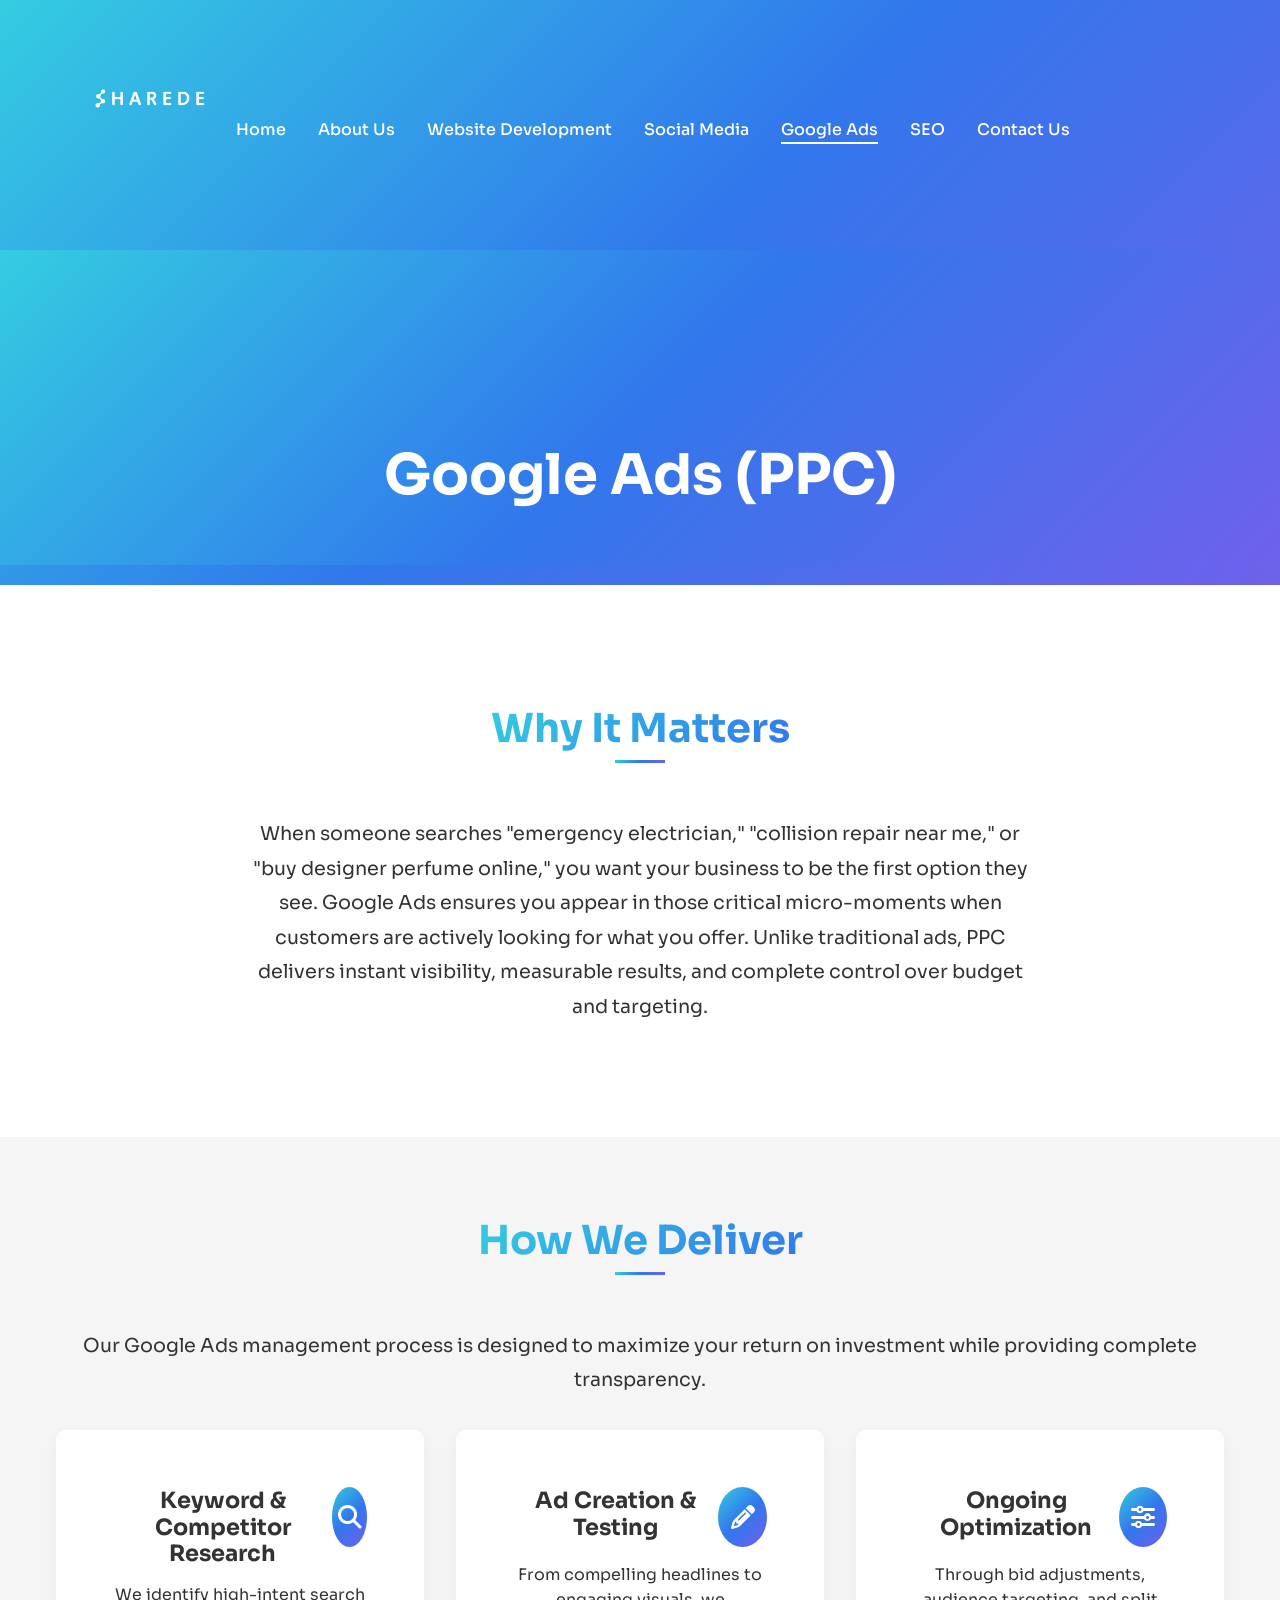
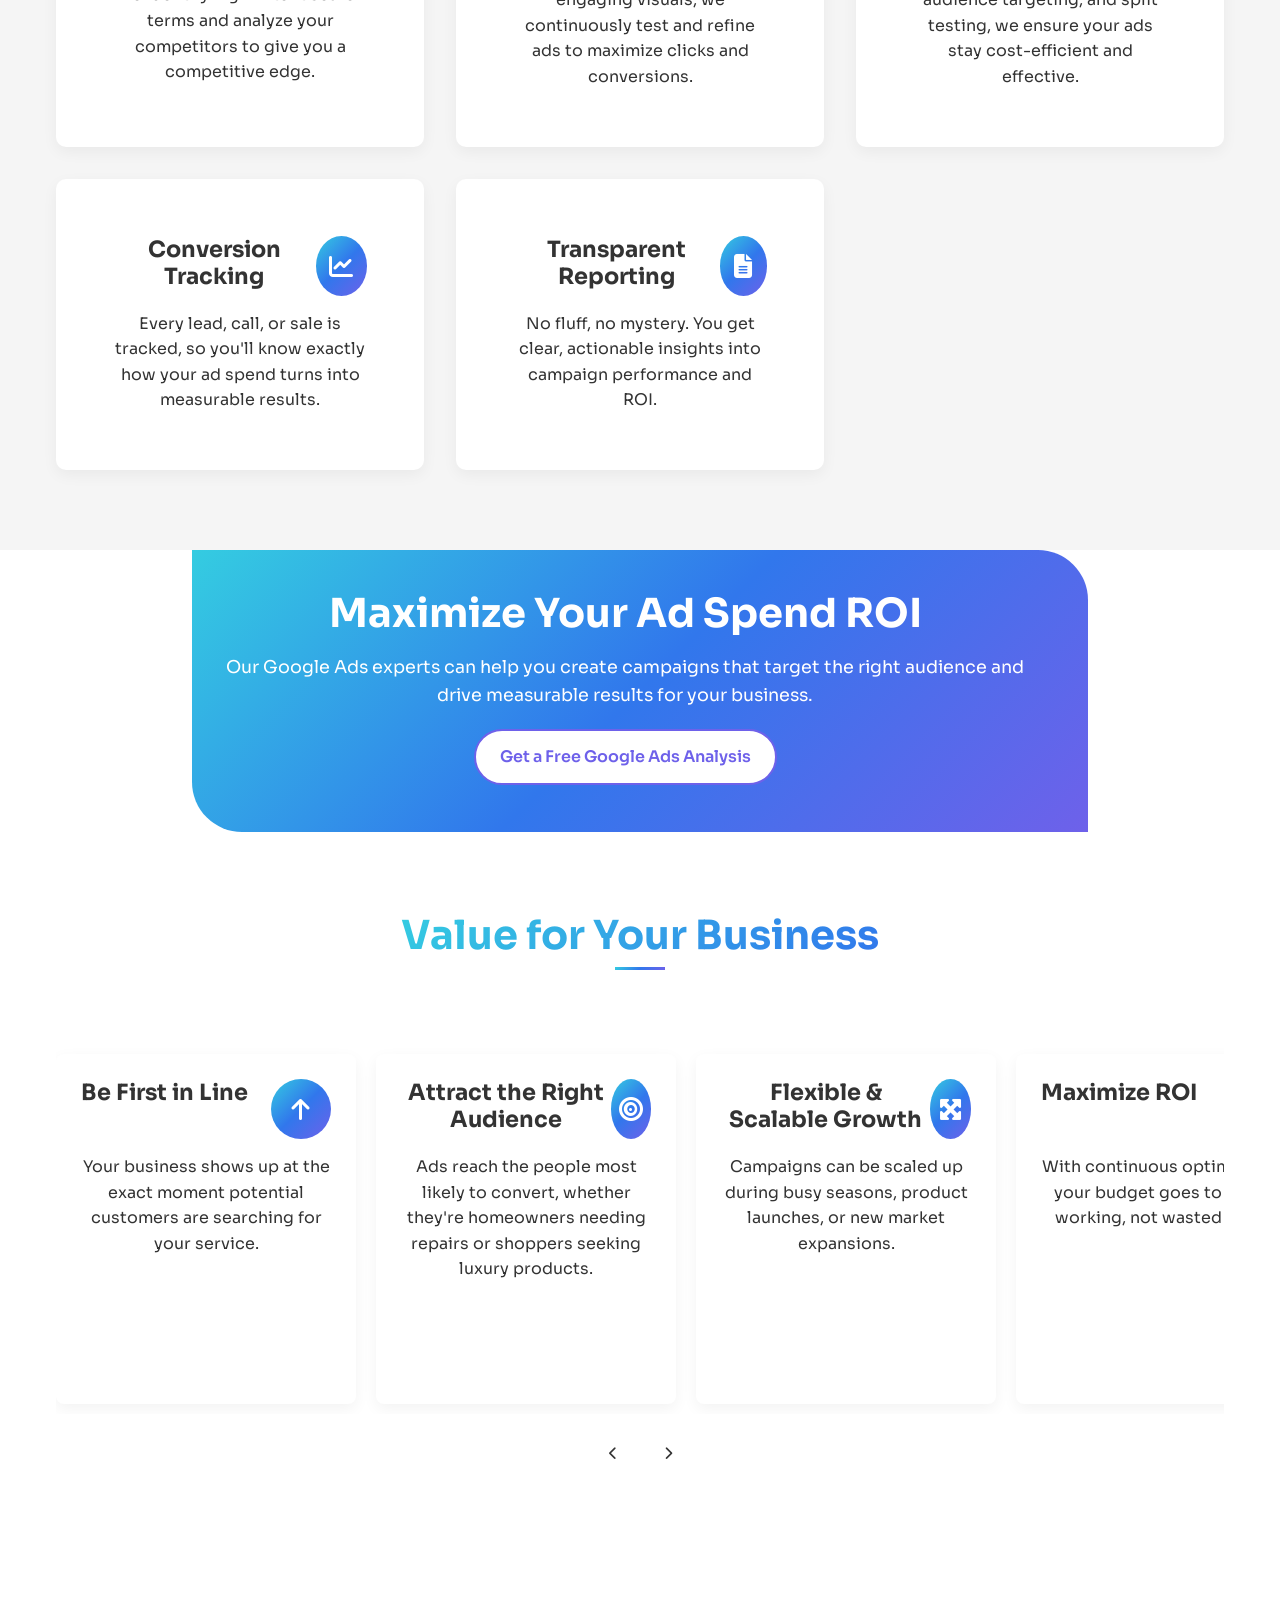
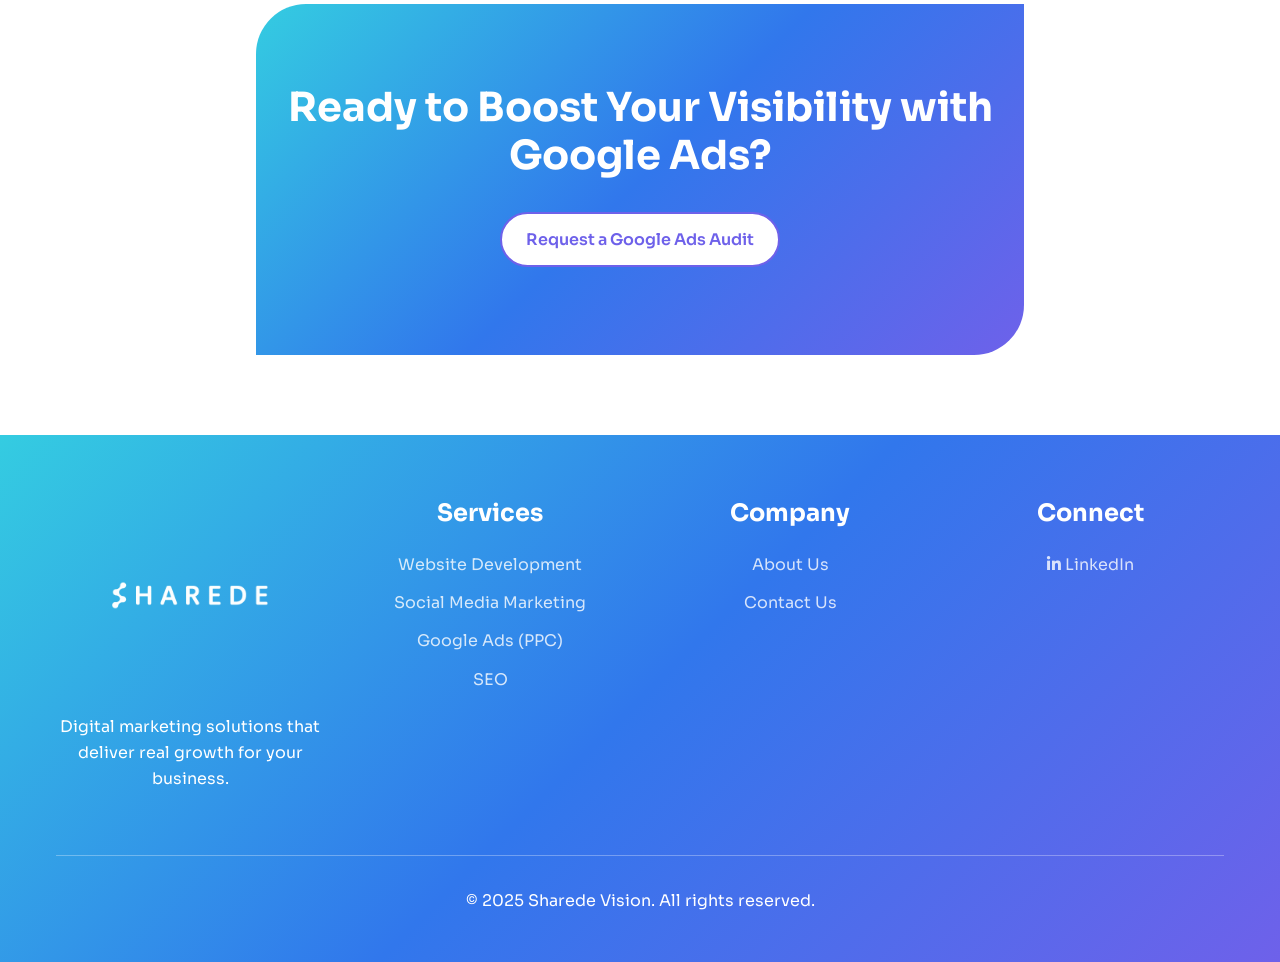
<file: google-ads.html>
<!DOCTYPE html>
<html lang="en">
<head>
    <meta charset="UTF-8">
    <meta name="viewport" content="width=device-width, initial-scale=1.0">
    <title>Google Ads (PPC) | Sharede Vision</title>
    <meta name="description" content="Get in front of your audience instantly with high-converting Google Ads campaigns from Sharede Vision.">
    
    <!-- Favicon -->
    <link rel="icon" type="image/png" href="Sharede Submark Logo no BG.png">
    
    <!-- CSS -->
    <link rel="stylesheet" href="css/style.css">
    <link rel="stylesheet" href="css/additional-styles.css">
    <link rel="stylesheet" href="css/animations.css">
    <link rel="stylesheet" href="css/cta-animations.css">
    <link rel="stylesheet" href="css/scroll-top.css">
    <link rel="stylesheet" href="css/layout-update.css">

    <!-- Font Awesome -->
    <link rel="stylesheet" href="https://cdnjs.cloudflare.com/ajax/libs/font-awesome/6.4.0/css/all.min.css">
</head>
<body>
    <!-- Header -->
    <div class="page-header-bg">
    <header>
        <div class="container header-container">
            <div class="logo">
                <a href="index.html">
                    <img src="Sharede Logo Full no Background.png" alt="Sharede Vision Logo">
                </a>
            </div>
            
            <div class="mobile-toggle">
                <i class="fas fa-bars"></i>
            </div>
            
            <ul class="nav-menu">
                <li class="nav-item"><a href="index.html" class="nav-link">Home</a></li>
                <li class="nav-item"><a href="about.html" class="nav-link">About Us</a></li>
                <li class="nav-item"><a href="website-development.html" class="nav-link">Website Development</a></li>
                <li class="nav-item"><a href="social-media.html" class="nav-link">Social Media</a></li>
                <li class="nav-item"><a href="google-ads.html" class="nav-link active">Google Ads</a></li>
                <li class="nav-item"><a href="seo.html" class="nav-link">SEO</a></li>
                <li class="nav-item"><a href="contact.html" class="nav-link">Contact Us</a></li>
            </ul>
        </div>
    </header>
    
    <!-- Page Header -->
    <section class="page-header" style="background: var(--gradient-primary);">
        <div class="container">
            <h1>Google Ads (PPC)</h1>
        </div>
    </section>
    </div>
    <!-- Why It Matters Section -->
    <section class="section" id="why-it-matters">
        <div class="container">
            <div class="section-title">
                <h2>Why It Matters</h2>
            </div>
            <div class="service-content">
                <p class="lead">When someone searches "emergency electrician," "collision repair near me," or "buy designer perfume online," you want your business to be the first option they see. Google Ads ensures you appear in those critical micro-moments when customers are actively looking for what you offer. Unlike traditional ads, PPC delivers instant visibility, measurable results, and complete control over budget and targeting.</p>
            </div>
        </div>
    </section>
    
    <!-- How We Deliver Section -->
    <section class="section bg-light" id="how-we-deliver">
        <div class="container">
            <div class="section-title">
                <h2>How We Deliver</h2>
            </div>
            <p class="lead text-center mb-5">Our Google Ads management process is designed to maximize your return on investment while providing complete transparency.</p>
            
            <div class="process-grid">
                <div class="process-item">
                    <div>
                        <div class="card-content">
                            <div class="card-header">
                                <h3 class="card-title">Keyword & Competitor Research</h3>
                                <div class="card-icon">
                                    <i class="fas fa-search"></i>
                                </div>
                            </div>
                            <div class="card-body">
                                <p>We identify high-intent search terms and analyze your competitors to give you a competitive edge.</p>
                            </div>
                        </div>
                    </div>
                </div>
                
                <div class="process-item">
                    <div>
                        <div class="card-content">
                            <div class="card-header">
                                <h3 class="card-title">Ad Creation & Testing</h3>
                                <div class="card-icon">
                                    <i class="fas fa-pencil-alt"></i>
                                </div>
                            </div>
                            <div class="card-body">
                                <p>From compelling headlines to engaging visuals, we continuously test and refine ads to maximize clicks and conversions.</p>
                            </div>
                        </div>
                    </div>
                </div>
                
                <div class="process-item">
                    <div>
                        <div class="card-content">
                            <div class="card-header">
                                <h3 class="card-title">Ongoing Optimization</h3>
                                <div class="card-icon">
                                    <i class="fas fa-sliders-h"></i>
                                </div>
                            </div>
                            <div class="card-body">
                                <p>Through bid adjustments, audience targeting, and split testing, we ensure your ads stay cost-efficient and effective.</p>
                            </div>
                        </div>
                    </div>
                </div>
                
                <div class="process-item">
                    <div>
                        <div class="card-content">
                            <div class="card-header">
                                <h3 class="card-title">Conversion Tracking</h3>
                                <div class="card-icon">
                                    <i class="fas fa-chart-line"></i>
                                </div>
                            </div>
                            <div class="card-body">
                                <p>Every lead, call, or sale is tracked, so you'll know exactly how your ad spend turns into measurable results.</p>
                            </div>
                        </div>
                    </div>
                </div>
                
                <div class="process-item">
                    <div>
                        <div class="card-content">
                            <div class="card-header">
                                <h3 class="card-title">Transparent Reporting</h3>
                                <div class="card-icon">
                                    <i class="fas fa-file-alt"></i>
                                </div>
                            </div>
                            <div class="card-body">
                                <p>No fluff, no mystery. You get clear, actionable insights into campaign performance and ROI.</p>
                            </div>
                        </div>
                    </div>
                </div>
            </div>
        </div>
    </section>
    
    <!-- Banner Section -->
    <section class="banner-section">
        <div class="container banner-container">
            <div class="banner-content">
                <h2>Maximize Your Ad Spend ROI</h2>
                <p>Our Google Ads experts can help you create campaigns that target the right audience and drive measurable results for your business.</p>
                <div class="banner-action">
                    <a href="contact.html" class="btn btn-secondary">Get a Free Google Ads Analysis</a>
                </div>
            </div>
        </div>
    </section>
    
    <!-- Value for Your Business Section -->
    <section class="section" id="value">
        <div class="container">
            <div class="section-title">
                <h2>Value for Your Business</h2>
            </div>
            <div class="scroll-container">
                <div class="scroll-wrapper">
                    <div class="scroll-item">
                        <div class="card-square">
                            <div class="card-content">
                                <div class="card-header">
                                    <h3 class="card-title">Be First in Line</h3>
                                    <div class="card-icon">
                                        <i class="fas fa-arrow-up"></i>
                                    </div>
                                </div>
                                <div class="card-body">
                                    <p>Your business shows up at the exact moment potential customers are searching for your service.</p>
                                </div>
                            </div>
                        </div>
                    </div>
                    
                    <div class="scroll-item">
                        <div class="card-square">
                            <div class="card-content">
                                <div class="card-header">
                                    <h3 class="card-title">Attract the Right Audience</h3>
                                    <div class="card-icon">
                                        <i class="fas fa-bullseye"></i>
                                    </div>
                                </div>
                                <div class="card-body">
                                    <p>Ads reach the people most likely to convert, whether they're homeowners needing repairs or shoppers seeking luxury products.</p>
                                </div>
                            </div>
                        </div>
                    </div>
                    
                    <div class="scroll-item">
                        <div class="card-square">
                            <div class="card-content">
                                <div class="card-header">
                                    <h3 class="card-title">Flexible & Scalable Growth</h3>
                                    <div class="card-icon">
                                        <i class="fas fa-expand-arrows-alt"></i>
                                    </div>
                                </div>
                                <div class="card-body">
                                    <p>Campaigns can be scaled up during busy seasons, product launches, or new market expansions.</p>
                                </div>
                            </div>
                        </div>
                    </div>
                    
                    <div class="scroll-item">
                        <div class="card-square">
                            <div class="card-content">
                                <div class="card-header">
                                    <h3 class="card-title">Maximize ROI</h3>
                                    <div class="card-icon">
                                        <i class="fas fa-dollar-sign"></i>
                                    </div>
                                </div>
                                <div class="card-body">
                                    <p>With continuous optimization, your budget goes to what's working, not wasted clicks.</p>
                                </div>
                            </div>
                        </div>
                    </div>
                    
                    <div class="scroll-item">
                        <div class="card-square">
                            <div class="card-content">
                                <div class="card-header">
                                    <h3 class="card-title">Competitive Advantage</h3>
                                    <div class="card-icon">
                                        <i class="fas fa-trophy"></i>
                                    </div>
                                </div>
                                <div class="card-body">
                                    <p>Outperform competitors by appearing in searches where they aren't, capturing customers before they find another option.</p>
                                </div>
                            </div>
                        </div>
                    </div>
                </div>
                <div class="scroll-controls">
                    <button class="scroll-btn scroll-prev"><i class="fas fa-chevron-left"></i></button>
                    <button class="scroll-btn scroll-next"><i class="fas fa-chevron-right"></i></button>
                </div>
            </div>
        </div>
    </section>
    
    <!-- CTA Section -->
    <section class="section cta-section">
        <div class="container">
            <h2>Ready to Boost Your Visibility with Google Ads?</h2>
            <a href="contact.html" class="btn btn-secondary">Request a Google Ads Audit</a>
        </div>
    </section>
    
    <!-- Footer -->
    <footer>
        <div class="container">
            <div class="footer-grid">
                <div class="footer-logo">
                    <img src="Sharede Logo Full no Background.png" alt="Sharede Vision Logo">
                    <p>Digital marketing solutions that deliver real growth for your business.</p>
                </div>
                <div class="footer-links">
                    <h4>Services</h4>
                    <ul>
                        <li><a href="website-development.html">Website Development</a></li>
                        <li><a href="social-media.html">Social Media Marketing</a></li>
                        <li><a href="google-ads.html">Google Ads (PPC)</a></li>
                        <li><a href="seo.html">SEO</a></li>
                    </ul>
                </div>
                <div class="footer-links">
                    <h4>Company</h4>
                    <ul>
                        <li><a href="about.html">About Us</a></li>
                        <li><a href="contact.html">Contact Us</a></li>
                    </ul>
                </div>
                <div class="footer-links">
                    <h4>Connect</h4>
                    <ul class="social-links">
                        <li><a href="https://www.linkedin.com/company/sharede-inc/" target="_blank"><i class="fab fa-linkedin-in"></i> LinkedIn</a></li>
                    </ul>
                </div>
            </div>
            <div class="footer-bottom">
                <p>&copy; 2025 Sharede Vision. All rights reserved.</p>
            </div>
        </div>
    </footer>
    
    <!-- JavaScript -->
    <script src="js/main.js"></script>
    <script src="js/scroll-animations.js"></script>
    <script src="js/animations.js"></script>
    <script src="js/scroll-top.js"></script>
    <script src="js/layout-update.js"></script>
</body>
</html>
</file>
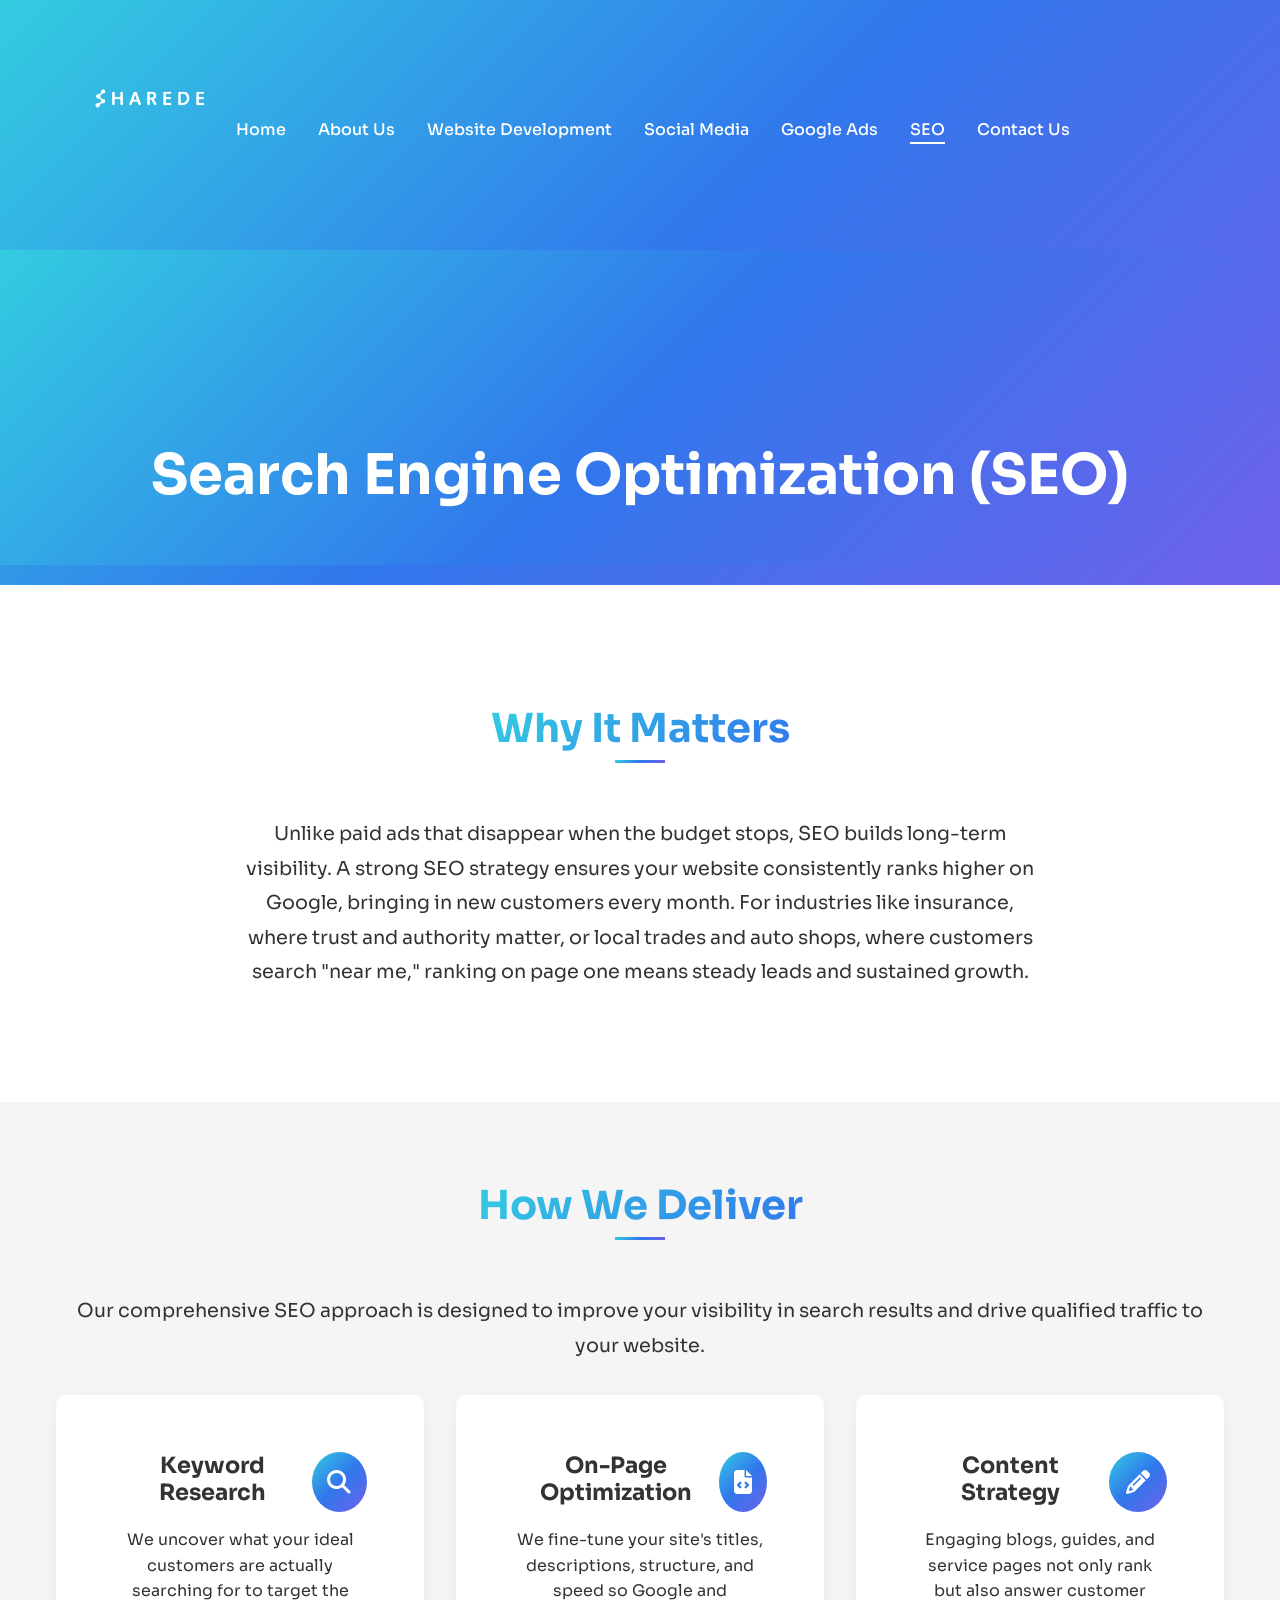
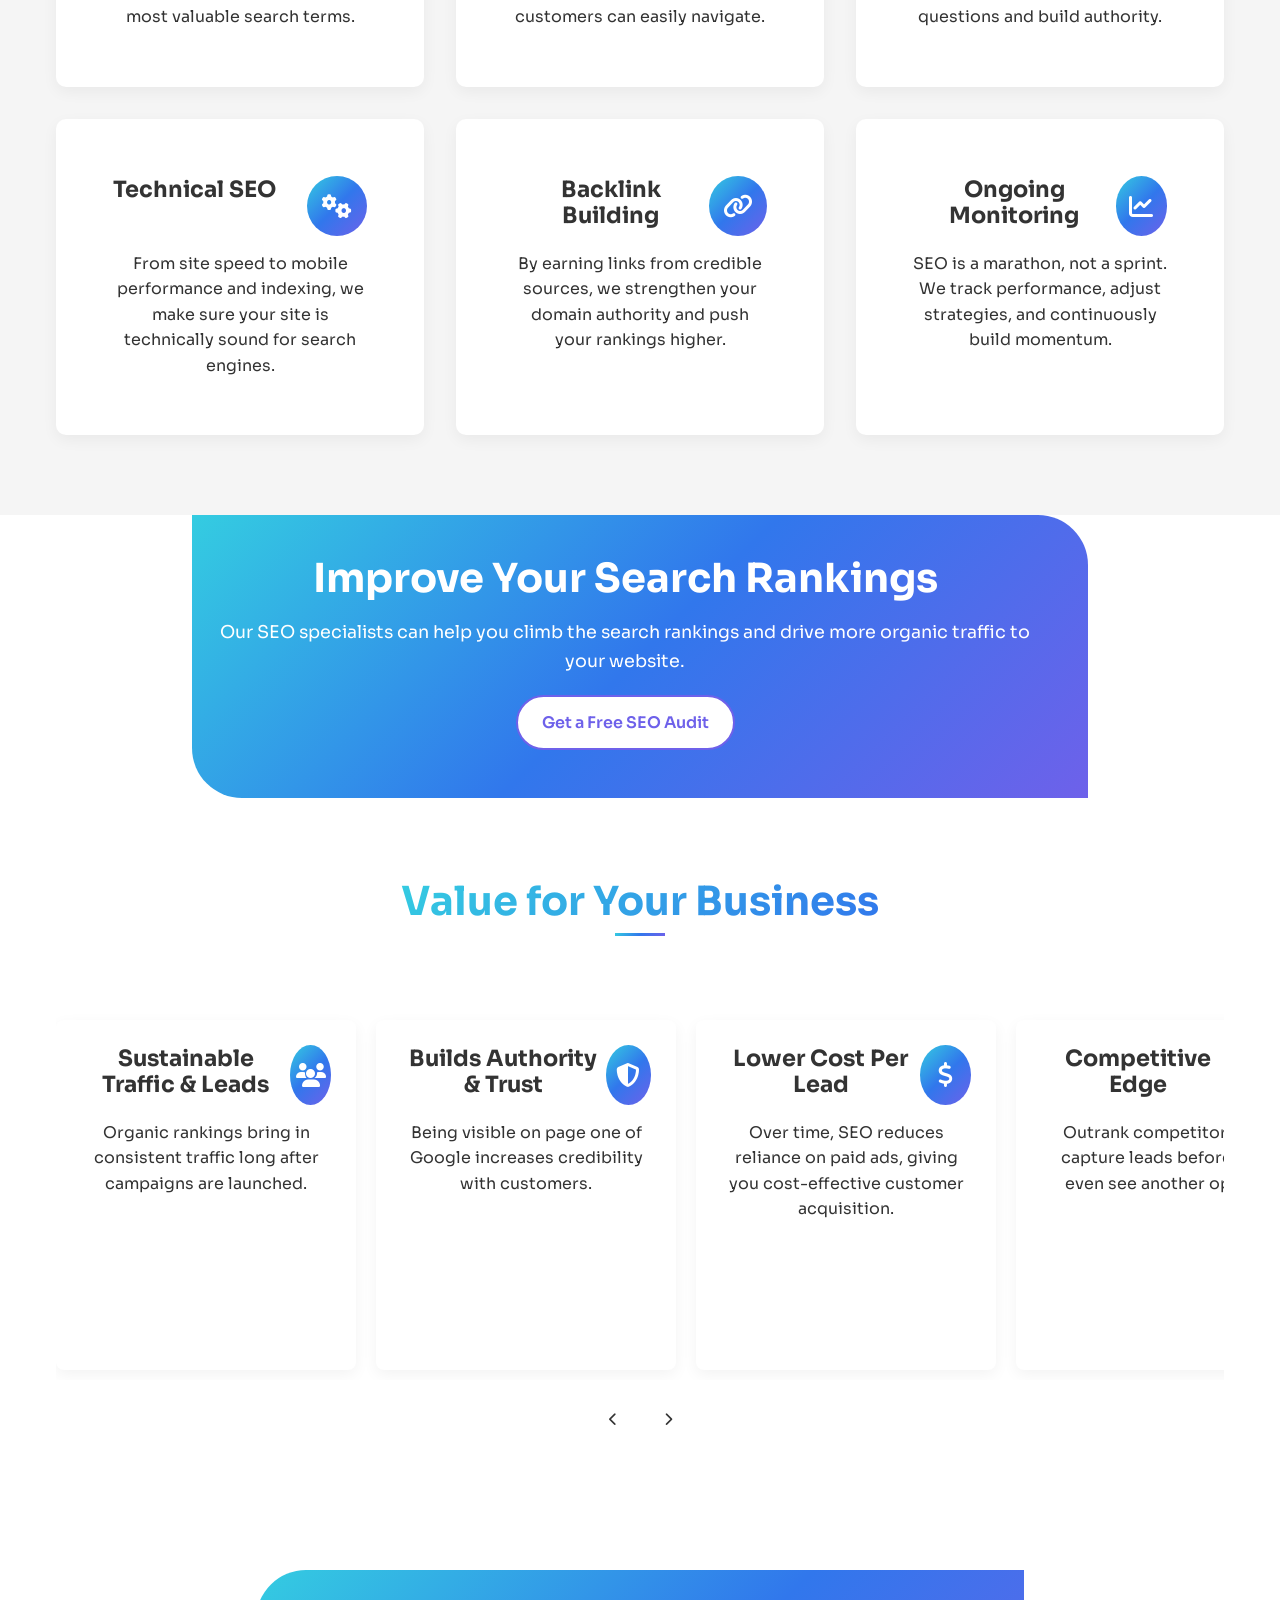
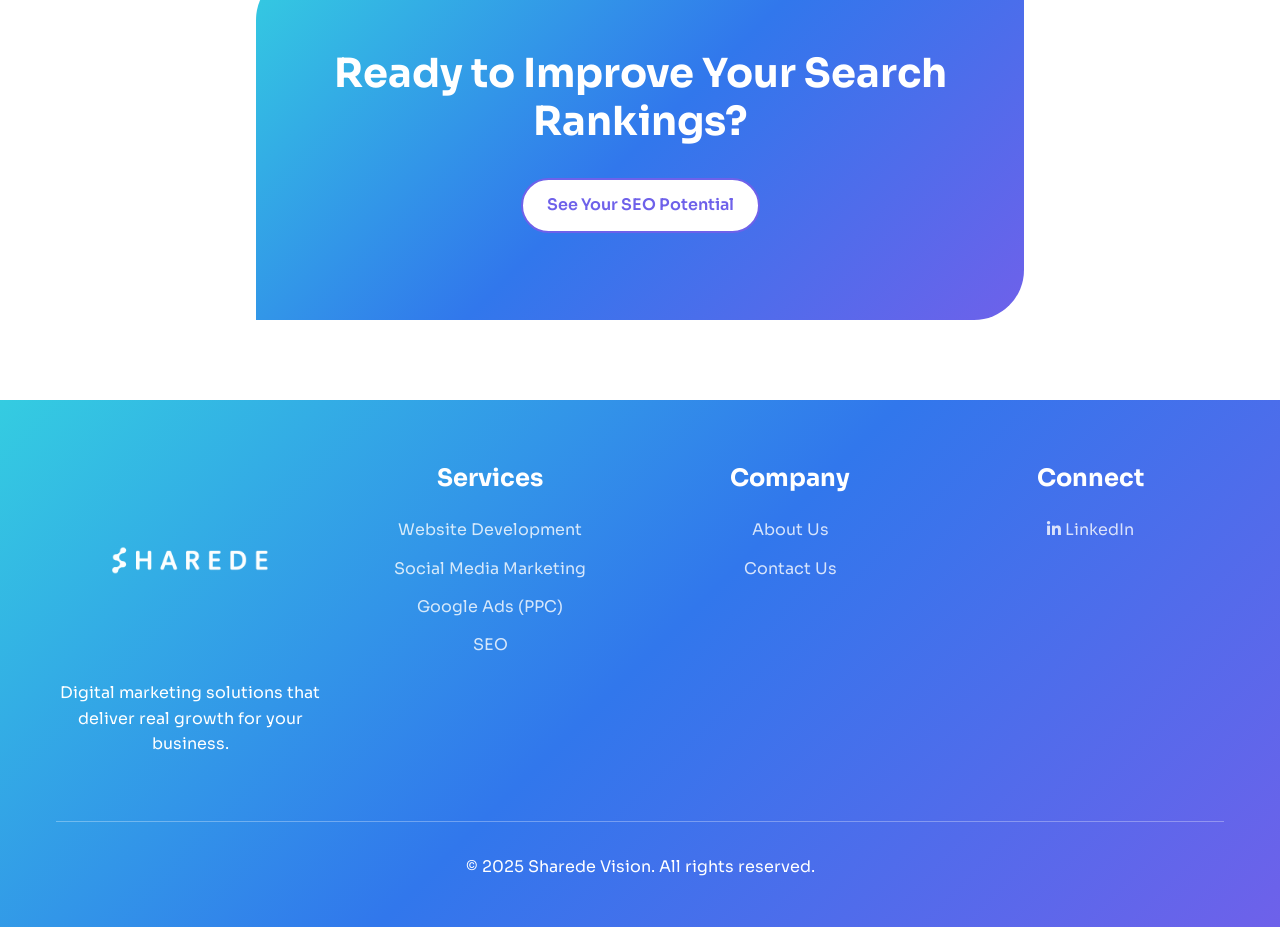
<file: seo.html>
<!DOCTYPE html>
<html lang="en">
<head>
    <meta charset="UTF-8">
    <meta name="viewport" content="width=device-width, initial-scale=1.0">
    <title>SEO Services | Sharede Vision</title>
    <meta name="description" content="Rank higher, attract more traffic, and scale sustainably with Sharede Vision's SEO services.">
    
    <!-- Favicon -->
    <link rel="icon" type="image/png" href="Sharede Submark Logo no BG.png">
    
    <!-- CSS -->
    <link rel="stylesheet" href="css/style.css">
    <link rel="stylesheet" href="css/additional-styles.css">
    <link rel="stylesheet" href="css/animations.css">
    <link rel="stylesheet" href="css/cta-animations.css">
    <link rel="stylesheet" href="css/scroll-top.css">
    <link rel="stylesheet" href="css/layout-update.css">

    
    <!-- Font Awesome -->
    <link rel="stylesheet" href="https://cdnjs.cloudflare.com/ajax/libs/font-awesome/6.4.0/css/all.min.css">
</head>
<body>
    <!-- Header -->
    <div class="page-header-bg">
    <header>
        <div class="container header-container">
            <div class="logo">
                <a href="index.html">
                    <img src="Sharede Logo Full no Background.png" alt="Sharede Vision Logo">
                </a>
            </div>
            
            <div class="mobile-toggle">
                <i class="fas fa-bars"></i>
            </div>
            
            <ul class="nav-menu">
                <li class="nav-item"><a href="index.html" class="nav-link">Home</a></li>
                <li class="nav-item"><a href="about.html" class="nav-link">About Us</a></li>
                <li class="nav-item"><a href="website-development.html" class="nav-link">Website Development</a></li>
                <li class="nav-item"><a href="social-media.html" class="nav-link">Social Media</a></li>
                <li class="nav-item"><a href="google-ads.html" class="nav-link">Google Ads</a></li>
                <li class="nav-item"><a href="seo.html" class="nav-link active">SEO</a></li>
                <li class="nav-item"><a href="contact.html" class="nav-link">Contact Us</a></li>
            </ul>
        </div>
    </header>
    
    <!-- Page Header -->
    <section class="page-header" style="background: var(--gradient-primary);">
        <div class="container">
            <h1>Search Engine Optimization (SEO)</h1>
        </div>
    </section>
    </div>
    <!-- Why It Matters Section -->
    <section class="section" id="why-it-matters">
        <div class="container">
            <div class="section-title">
                <h2>Why It Matters</h2>
            </div>
            <div class="service-content">
                <p class="lead">Unlike paid ads that disappear when the budget stops, SEO builds long-term visibility. A strong SEO strategy ensures your website consistently ranks higher on Google, bringing in new customers every month. For industries like insurance, where trust and authority matter, or local trades and auto shops, where customers search "near me," ranking on page one means steady leads and sustained growth.</p>
            </div>
        </div>
    </section>
    
    <!-- How We Deliver Section -->
    <section class="section bg-light" id="how-we-deliver">
        <div class="container">
            <div class="section-title">
                <h2>How We Deliver</h2>
            </div>
            <p class="lead text-center mb-5">Our comprehensive SEO approach is designed to improve your visibility in search results and drive qualified traffic to your website.</p>
            
            <div class="process-grid">
                <div class="process-item">
                    <div>
                        <div class="card-content">
                            <div class="card-header">
                                <h3 class="card-title">Keyword Research</h3>
                                <div class="card-icon">
                                    <i class="fas fa-search"></i>
                                </div>
                            </div>
                            <div class="card-body">
                                <p>We uncover what your ideal customers are actually searching for to target the most valuable search terms.</p>
                            </div>
                        </div>
                    </div>
                </div>
                
                <div class="process-item">
                    <div>
                        <div class="card-content">
                            <div class="card-header">
                                <h3 class="card-title">On-Page Optimization</h3>
                                <div class="card-icon">
                                    <i class="fas fa-file-code"></i>
                                </div>
                            </div>
                            <div class="card-body">
                                <p>We fine-tune your site's titles, descriptions, structure, and speed so Google and customers can easily navigate.</p>
                            </div>
                        </div>
                    </div>
                </div>
                
                <div class="process-item">
                    <div>
                        <div class="card-content">
                            <div class="card-header">
                                <h3 class="card-title">Content Strategy</h3>
                                <div class="card-icon">
                                    <i class="fas fa-pencil-alt"></i>
                                </div>
                            </div>
                            <div class="card-body">
                                <p>Engaging blogs, guides, and service pages not only rank but also answer customer questions and build authority.</p>
                            </div>
                        </div>
                    </div>
                </div>
                
                <div class="process-item">
                    <div>
                        <div class="card-content">
                            <div class="card-header">
                                <h3 class="card-title">Technical SEO</h3>
                                <div class="card-icon">
                                    <i class="fas fa-cogs"></i>
                                </div>
                            </div>
                            <div class="card-body">
                                <p>From site speed to mobile performance and indexing, we make sure your site is technically sound for search engines.</p>
                            </div>
                        </div>
                    </div>
                </div>
                
                <div class="process-item">
                    <div>
                        <div class="card-content">
                            <div class="card-header">
                                <h3 class="card-title">Backlink Building</h3>
                                <div class="card-icon">
                                    <i class="fas fa-link"></i>
                                </div>
                            </div>
                            <div class="card-body">
                                <p>By earning links from credible sources, we strengthen your domain authority and push your rankings higher.</p>
                            </div>
                        </div>
                    </div>
                </div>
                
                <div class="process-item">
                    <div>
                        <div class="card-content">
                            <div class="card-header">
                                <h3 class="card-title">Ongoing Monitoring</h3>
                                <div class="card-icon">
                                    <i class="fas fa-chart-line"></i>
                                </div>
                            </div>
                            <div class="card-body">
                                <p>SEO is a marathon, not a sprint. We track performance, adjust strategies, and continuously build momentum.</p>
                            </div>
                        </div>
                    </div>
                </div>
            </div>
        </div>
    </section>
    
    <!-- Banner Section -->
    <section class="banner-section">
        <div class="container banner-container">
            <div class="banner-content">
                <h2>Improve Your Search Rankings</h2>
                <p>Our SEO specialists can help you climb the search rankings and drive more organic traffic to your website.</p>
                <div class="banner-action">
                    <a href="contact.html" class="btn btn-secondary">Get a Free SEO Audit</a>
                </div>
            </div>
        </div>
    </section>
    
    <!-- Value for Your Business Section -->
    <section class="section" id="value">
        <div class="container">
            <div class="section-title">
                <h2>Value for Your Business</h2>
            </div>
            <div class="scroll-container">
                <div class="scroll-wrapper">
                    <div class="scroll-item">
                        <div class="card-square">
                            <div class="card-content">
                                <div class="card-header">
                                    <h3 class="card-title">Sustainable Traffic & Leads</h3>
                                    <div class="card-icon">
                                        <i class="fas fa-users"></i>
                                    </div>
                                </div>
                                <div class="card-body">
                                    <p>Organic rankings bring in consistent traffic long after campaigns are launched.</p>
                                </div>
                            </div>
                        </div>
                    </div>
                    
                    <div class="scroll-item">
                        <div class="card-square">
                            <div class="card-content">
                                <div class="card-header">
                                    <h3 class="card-title">Builds Authority & Trust</h3>
                                    <div class="card-icon">
                                        <i class="fas fa-shield-alt"></i>
                                    </div>
                                </div>
                                <div class="card-body">
                                    <p>Being visible on page one of Google increases credibility with customers.</p>
                                </div>
                            </div>
                        </div>
                    </div>
                    
                    <div class="scroll-item">
                        <div class="card-square">
                            <div class="card-content">
                                <div class="card-header">
                                    <h3 class="card-title">Lower Cost Per Lead</h3>
                                    <div class="card-icon">
                                        <i class="fas fa-dollar-sign"></i>
                                    </div>
                                </div>
                                <div class="card-body">
                                    <p>Over time, SEO reduces reliance on paid ads, giving you cost-effective customer acquisition.</p>
                                </div>
                            </div>
                        </div>
                    </div>
                    
                    <div class="scroll-item">
                        <div class="card-square">
                            <div class="card-content">
                                <div class="card-header">
                                    <h3 class="card-title">Competitive Edge</h3>
                                    <div class="card-icon">
                                        <i class="fas fa-trophy"></i>
                                    </div>
                                </div>
                                <div class="card-body">
                                    <p>Outrank competitors and capture leads before they even see another option.</p>
                                </div>
                            </div>
                        </div>
                    </div>
                    
                    <div class="scroll-item">
                        <div class="card-square">
                            <div class="card-content">
                                <div class="card-header">
                                    <h3 class="card-title">Adaptable Growth</h3>
                                    <div class="card-icon">
                                        <i class="fas fa-expand-arrows-alt"></i>
                                    </div>
                                </div>
                                <div class="card-body">
                                    <p>Whether you're expanding into new markets or launching new services, SEO scales with your business.</p>
                                </div>
                            </div>
                        </div>
                    </div>
                </div>
                <div class="scroll-controls">
                    <button class="scroll-btn scroll-prev"><i class="fas fa-chevron-left"></i></button>
                    <button class="scroll-btn scroll-next"><i class="fas fa-chevron-right"></i></button>
                </div>
            </div>
        </div>
    </section>
    
    <!-- CTA Section -->
    <section class="section cta-section">
        <div class="container">
            <h2>Ready to Improve Your Search Rankings?</h2>
            <a href="contact.html" class="btn btn-secondary">See Your SEO Potential</a>
        </div>
    </section>
    
    <!-- Footer -->
    <footer>
        <div class="container">
            <div class="footer-grid">
                <div class="footer-logo">
                    <img src="Sharede Logo Full no Background.png" alt="Sharede Vision Logo">
                    <p>Digital marketing solutions that deliver real growth for your business.</p>
                </div>
                <div class="footer-links">
                    <h4>Services</h4>
                    <ul>
                        <li><a href="website-development.html">Website Development</a></li>
                        <li><a href="social-media.html">Social Media Marketing</a></li>
                        <li><a href="google-ads.html">Google Ads (PPC)</a></li>
                        <li><a href="seo.html">SEO</a></li>
                    </ul>
                </div>
                <div class="footer-links">
                    <h4>Company</h4>
                    <ul>
                        <li><a href="about.html">About Us</a></li>
                        <li><a href="contact.html">Contact Us</a></li>
                    </ul>
                </div>
                <div class="footer-links">
                    <h4>Connect</h4>
                    <ul class="social-links">
                        <li><a href="https://www.linkedin.com/company/sharede-inc/" target="_blank"><i class="fab fa-linkedin-in"></i> LinkedIn</a></li>
                    </ul>
                </div>
            </div>
            <div class="footer-bottom">
                <p>&copy; 2025 Sharede Vision. All rights reserved.</p>
            </div>
        </div>
    </footer>
    
    <!-- JavaScript -->
    <script src="js/main.js"></script>
    <script src="js/scroll-animations.js"></script>
    <script src="js/animations.js"></script>
    <script src="js/scroll-top.js"></script>
    <script src="js/layout-update.js"></script>

</body>
</html>
</file>
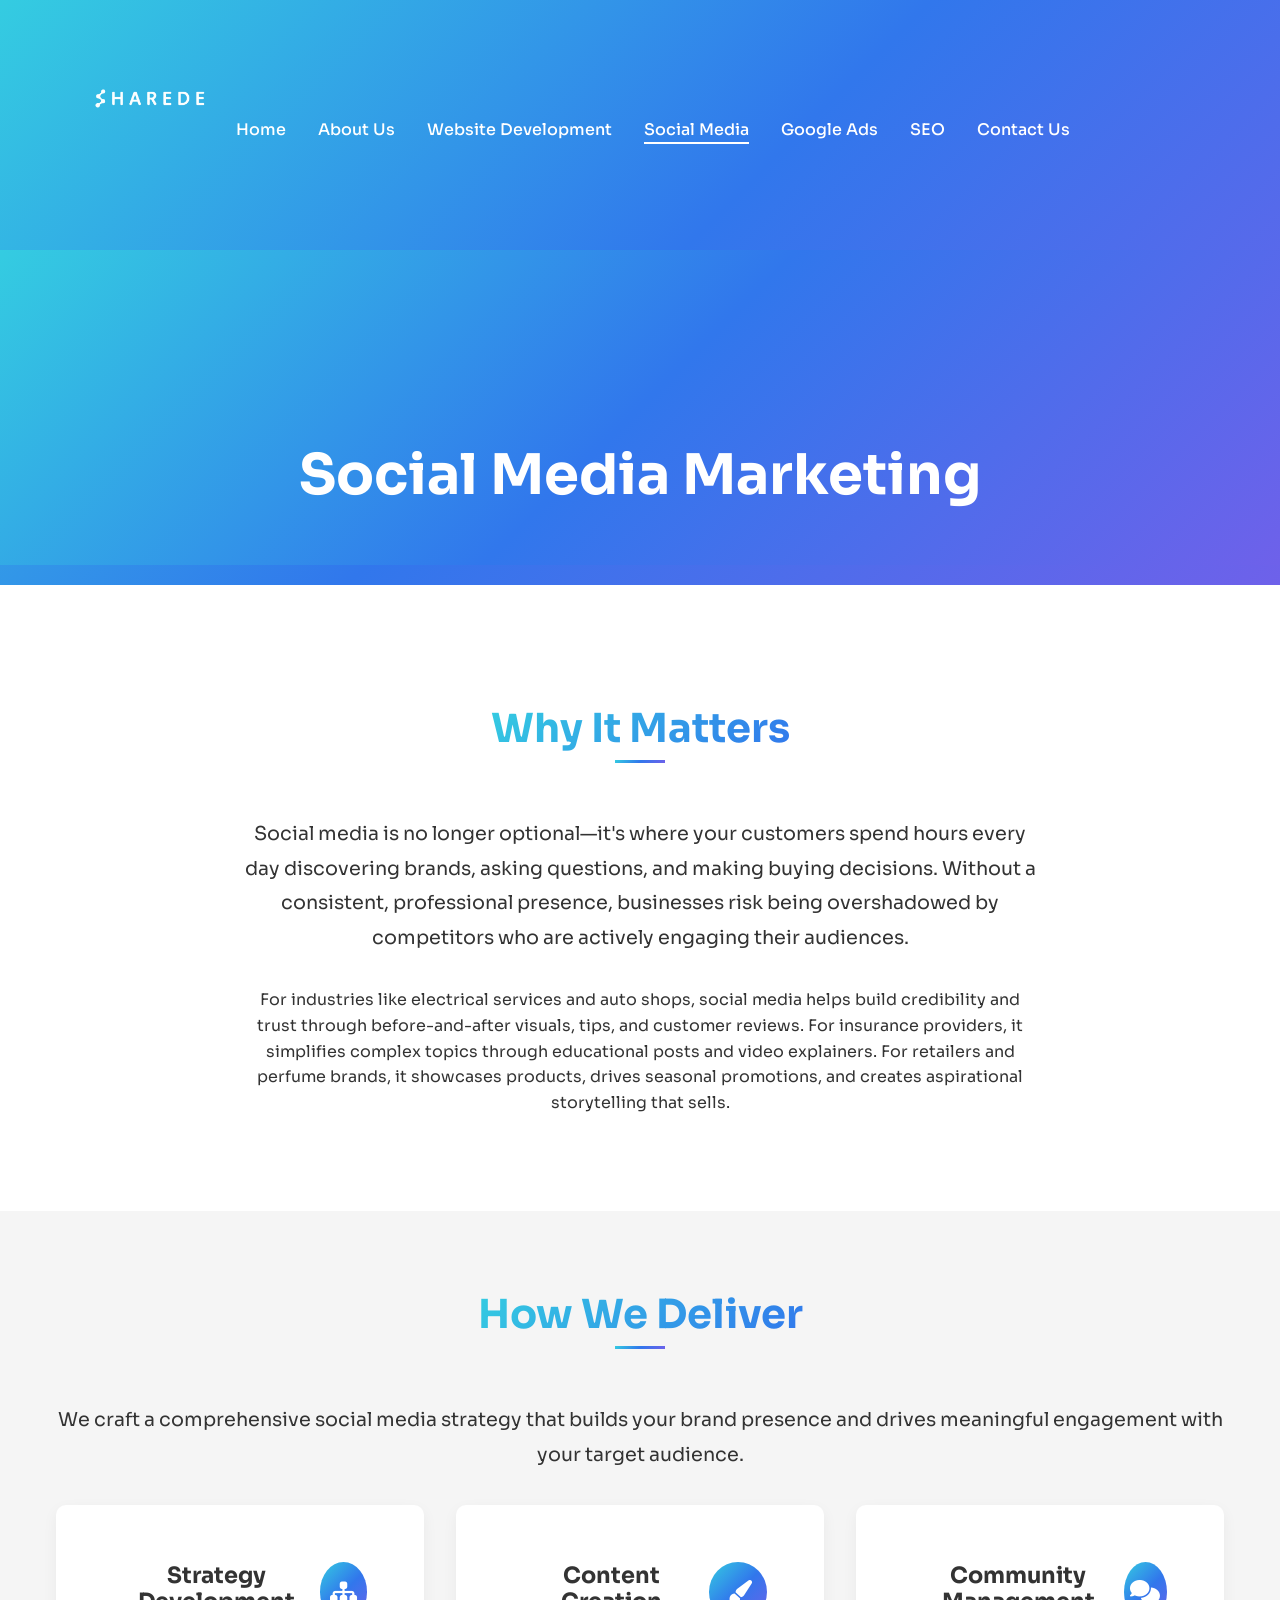
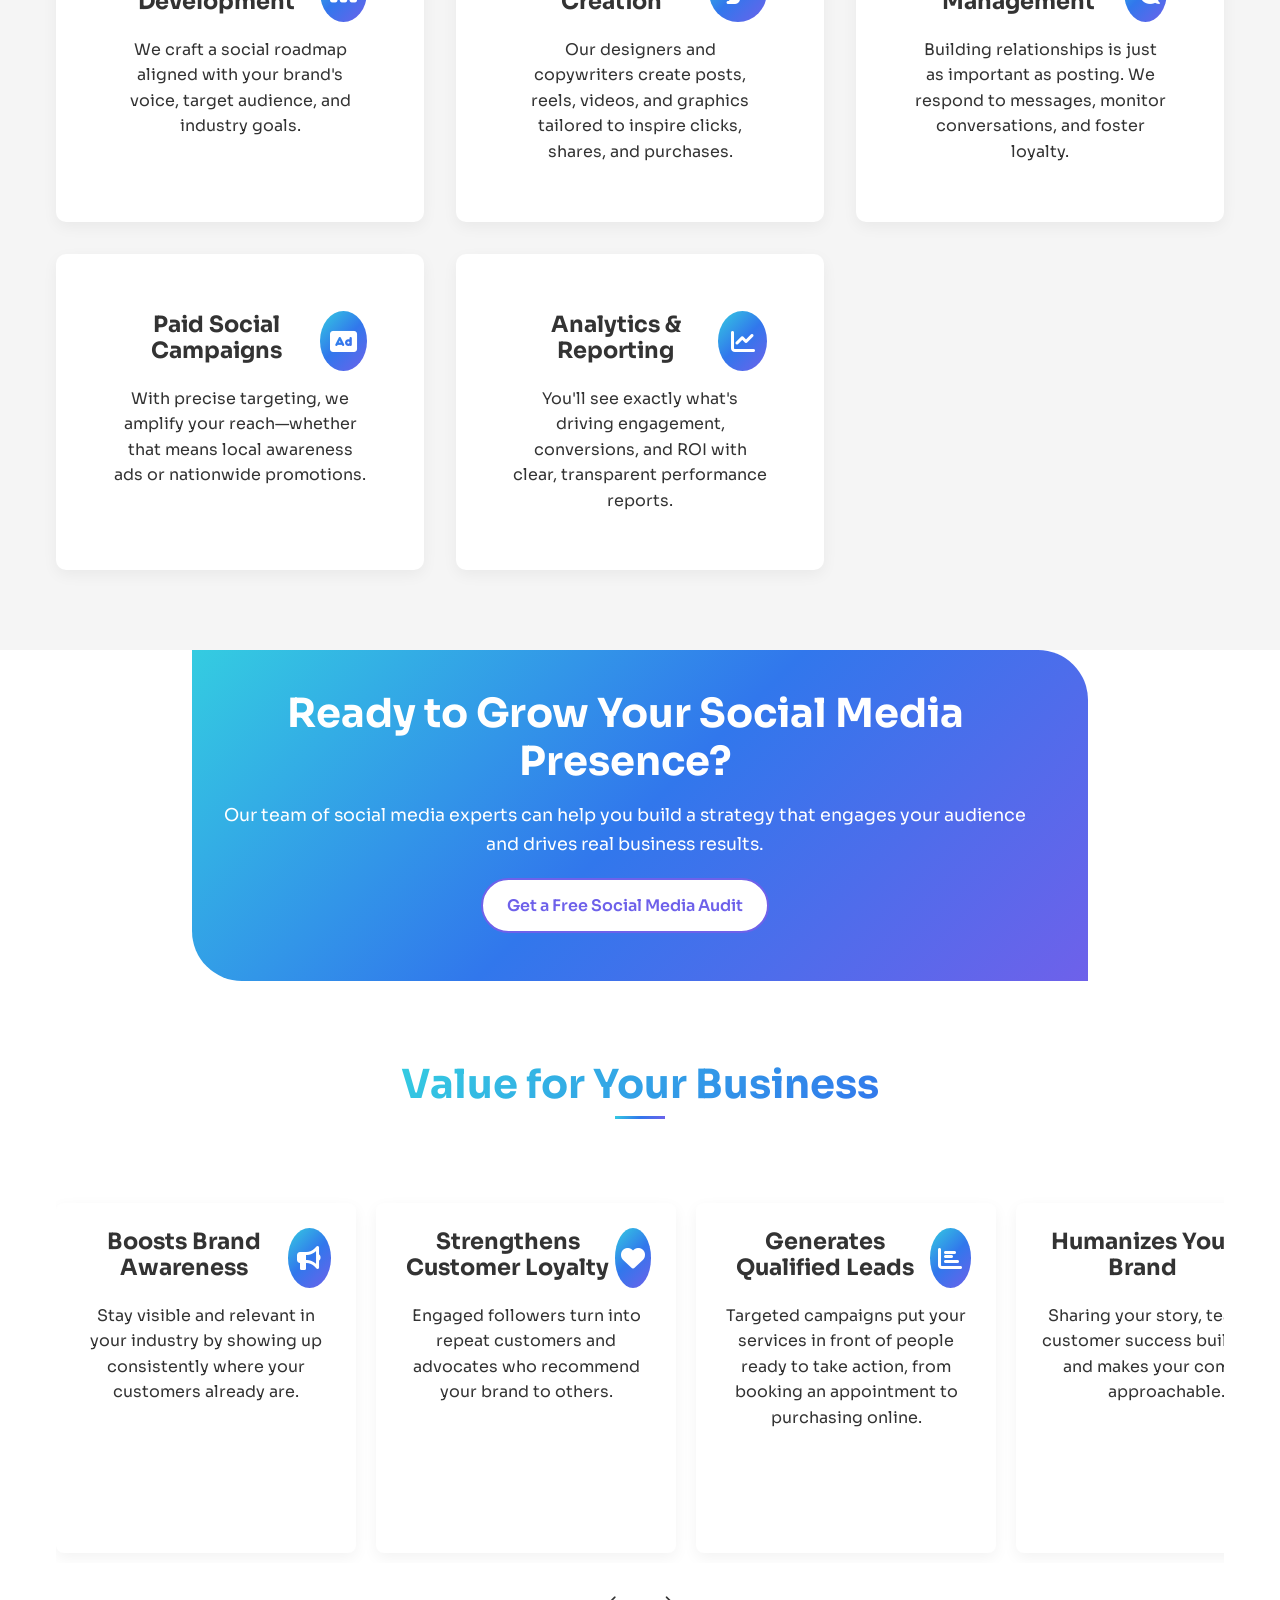
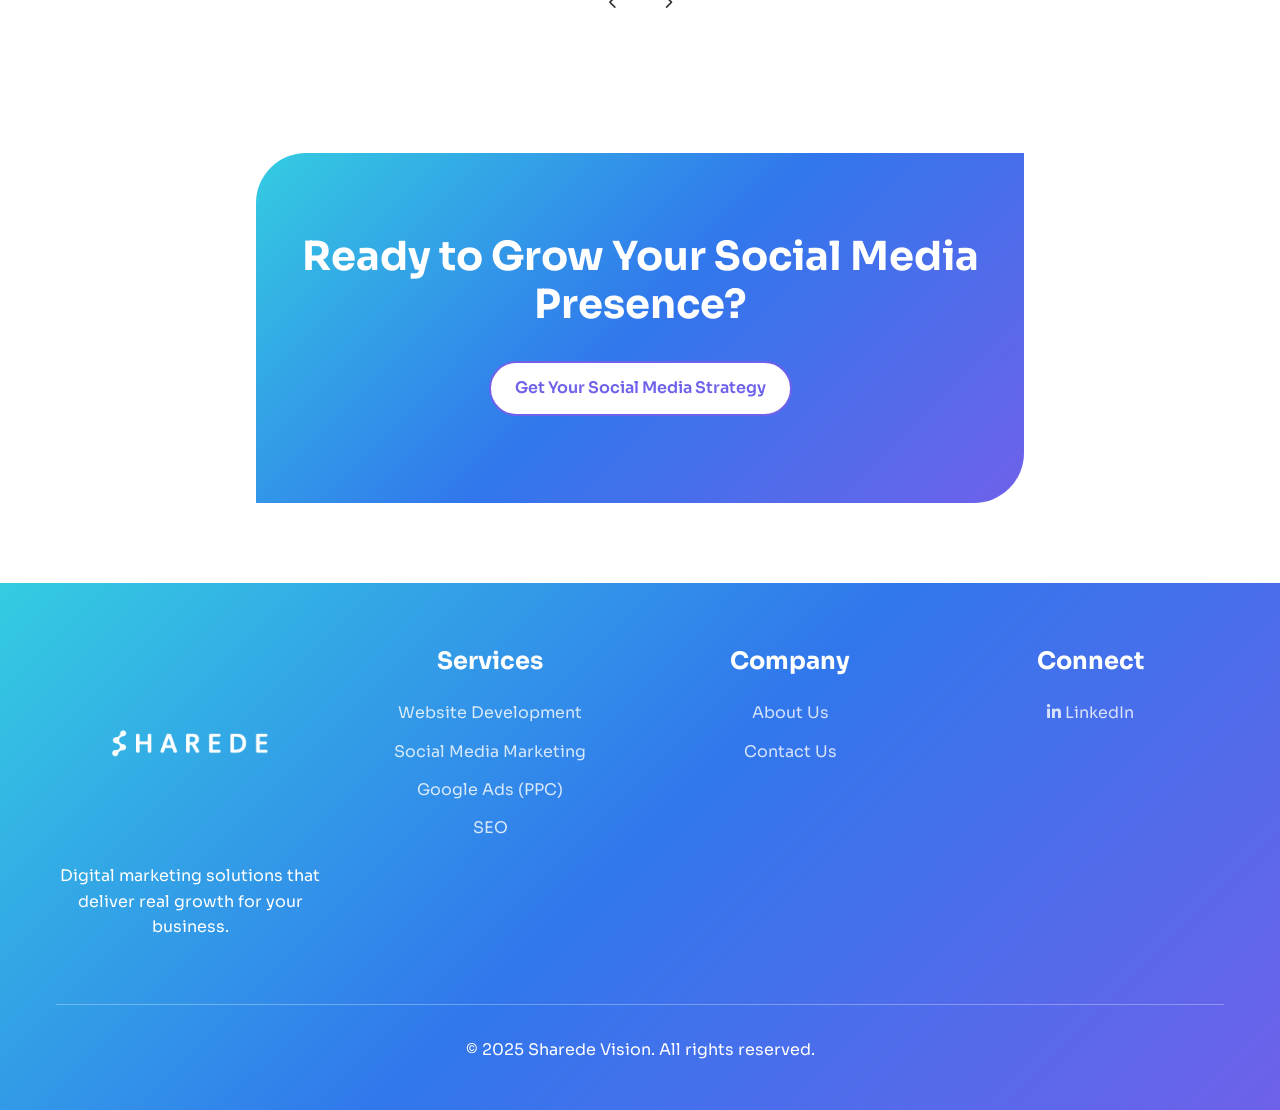
<file: social-media.html>
<!DOCTYPE html>
<html lang="en">
<head>
    <meta charset="UTF-8">
    <meta name="viewport" content="width=device-width, initial-scale=1.0">
    <title>Social Media Marketing | Sharede Vision</title>
    <meta name="description" content="Grow your community and create meaningful engagement with Sharede Vision's social media marketing services.">
    
    <!-- Favicon -->
    <link rel="icon" type="image/png" href="Sharede Submark Logo no BG.png">
    
    <!-- CSS -->
    <link rel="stylesheet" href="css/style.css">
    <link rel="stylesheet" href="css/additional-styles.css">
    <link rel="stylesheet" href="css/animations.css">
    <link rel="stylesheet" href="css/cta-animations.css">
    <link rel="stylesheet" href="css/scroll-top.css">
    <link rel="stylesheet" href="css/layout-update.css">

    
    <!-- Font Awesome -->
    <link rel="stylesheet" href="https://cdnjs.cloudflare.com/ajax/libs/font-awesome/6.4.0/css/all.min.css">
</head>
<body>

    <!-- Header -->
    <div class="page-header-bg">
    <header>
        <div class="container header-container">
            <div class="logo">
                <a href="index.html">
                    <img src="Sharede Logo Full no Background.png" alt="Sharede Vision Logo">
                </a>
            </div>
            
            <div class="mobile-toggle">
                <i class="fas fa-bars"></i>
            </div>
            
            <ul class="nav-menu">
                <li class="nav-item"><a href="index.html" class="nav-link">Home</a></li>
                <li class="nav-item"><a href="about.html" class="nav-link">About Us</a></li>
                <li class="nav-item"><a href="website-development.html" class="nav-link">Website Development</a></li>
                <li class="nav-item"><a href="social-media.html" class="nav-link active">Social Media</a></li>
                <li class="nav-item"><a href="google-ads.html" class="nav-link">Google Ads</a></li>
                <li class="nav-item"><a href="seo.html" class="nav-link">SEO</a></li>
                <li class="nav-item"><a href="contact.html" class="nav-link">Contact Us</a></li>
            </ul>
        </div>
    </header>
    
    <!-- Page Header -->
    <section class="page-header" style="background: var(--gradient-primary);">
        <div class="container">
            <h1>Social Media Marketing</h1>
        </div>
    </section>
    </div>
    <!-- Why It Matters Section -->
    <section class="section" id="why-it-matters">
        <div class="container">
            <div class="section-title">
                <h2>Why It Matters</h2>
            </div>
            <div class="service-content">
                <p class="lead">Social media is no longer optional—it's where your customers spend hours every day discovering brands, asking questions, and making buying decisions. Without a consistent, professional presence, businesses risk being overshadowed by competitors who are actively engaging their audiences.</p>
                <p>For industries like electrical services and auto shops, social media helps build credibility and trust through before-and-after visuals, tips, and customer reviews. For insurance providers, it simplifies complex topics through educational posts and video explainers. For retailers and perfume brands, it showcases products, drives seasonal promotions, and creates aspirational storytelling that sells.</p>
            </div>
        </div>
    </section>
    
    <!-- How We Deliver Section -->
    <section class="section bg-light" id="how-we-deliver">
        <div class="container">
            <div class="section-title">
                <h2>How We Deliver</h2>
            </div>
            <p class="lead text-center mb-5">We craft a comprehensive social media strategy that builds your brand presence and drives meaningful engagement with your target audience.</p>
            
            <div class="process-grid">
                <div class="process-item">
                    <div class=" ">
                        <div class="card-content">
                            <div class="card-header">
                                <h3 class="card-title">Strategy Development</h3>
                                <div class="card-icon">
                                    <i class="fas fa-sitemap"></i>
                                </div>
                            </div>
                            <div class="card-body">
                                <p>We craft a social roadmap aligned with your brand's voice, target audience, and industry goals.</p>
                            </div>
                        </div>
                    </div>
                </div>
                
                <div class="process-item">
                    <div   >
                        <div class="card-content">
                            <div class="card-header">
                                <h3 class="card-title">Content Creation</h3>
                                <div class="card-icon">
                                    <i class="fas fa-paint-brush"></i>
                                </div>
                            </div>
                            <div class="card-body">
                                <p>Our designers and copywriters create posts, reels, videos, and graphics tailored to inspire clicks, shares, and purchases.</p>
                            </div>
                        </div>
                    </div>
                </div>
                
                <div class="process-item">
                    <div   >
                        <div class="card-content">
                            <div class="card-header">
                                <h3 class="card-title">Community Management</h3>
                                <div class="card-icon">
                                    <i class="fas fa-comments"></i>
                                </div>
                            </div>
                            <div class="card-body">
                                <p>Building relationships is just as important as posting. We respond to messages, monitor conversations, and foster loyalty.</p>
                            </div>
                        </div>
                    </div>
                </div>
                
                <div class="process-item">
                    <div   >
                        <div class="card-content">
                            <div class="card-header">
                                <h3 class="card-title">Paid Social Campaigns</h3>
                                <div class="card-icon">
                                    <i class="fas fa-ad"></i>
                                </div>
                            </div>
                            <div class="card-body">
                                <p>With precise targeting, we amplify your reach—whether that means local awareness ads or nationwide promotions.</p>
                            </div>
                        </div>
                    </div>
                </div>
                
                <div class="process-item">
                    <div   >
                        <div class="card-content">
                            <div class="card-header">
                                <h3 class="card-title">Analytics & Reporting</h3>
                                <div class="card-icon">
                                    <i class="fas fa-chart-line"></i>
                                </div>
                            </div>
                            <div class="card-body">
                                <p>You'll see exactly what's driving engagement, conversions, and ROI with clear, transparent performance reports.</p>
                            </div>
                        </div>
                    </div>
                </div>
            </div>
        </div>
    </section>
    
    <!-- Banner Section -->
    <section class="banner-section">
        <div class="container banner-container">
            <div class="banner-content">
                <h2>Ready to Grow Your Social Media Presence?</h2>
                <p>Our team of social media experts can help you build a strategy that engages your audience and drives real business results.</p>
                <div class="banner-action">
                    <a href="contact.html" class="btn btn-secondary">Get a Free Social Media Audit</a>
                </div>
            </div>
        </div>
    </section>
    
    <!-- Value for Your Business Section -->
    <section class="section" id="value">
        <div class="container">
            <div class="section-title">
                <h2>Value for Your Business</h2>
            </div>
            <div class="scroll-container">
                <div class="scroll-wrapper">
                    <div class="scroll-item">
                        <div class="card-square">
                            <div class="card-content">
                                <div class="card-header">
                                    <h3 class="card-title">Boosts Brand Awareness</h3>
                                    <div class="card-icon">
                                        <i class="fas fa-bullhorn"></i>
                                    </div>
                                </div>
                                <div class="card-body">
                                    <p>Stay visible and relevant in your industry by showing up consistently where your customers already are.</p>
                                </div>
                            </div>
                        </div>
                    </div>
                    
                    <div class="scroll-item">
                        <div class="card-square">
                            <div class="card-content">
                                <div class="card-header">
                                    <h3 class="card-title">Strengthens Customer Loyalty</h3>
                                    <div class="card-icon">
                                        <i class="fas fa-heart"></i>
                                    </div>
                                </div>
                                <div class="card-body">
                                    <p>Engaged followers turn into repeat customers and advocates who recommend your brand to others.</p>
                                </div>
                            </div>
                        </div>
                    </div>
                    
                    <div class="scroll-item">
                        <div class="card-square">
                            <div class="card-content">
                                <div class="card-header">
                                    <h3 class="card-title">Generates Qualified Leads</h3>
                                    <div class="card-icon">
                                        <i class="fas fa-chart-bar"></i>
                                    </div>
                                </div>
                                <div class="card-body">
                                    <p>Targeted campaigns put your services in front of people ready to take action, from booking an appointment to purchasing online.</p>
                                </div>
                            </div>
                        </div>
                    </div>
                    
                    <div class="scroll-item">
                        <div class="card-square">
                            <div class="card-content">
                                <div class="card-header">
                                    <h3 class="card-title">Humanizes Your Brand</h3>
                                    <div class="card-icon">
                                        <i class="fas fa-users"></i>
                                    </div>
                                </div>
                                <div class="card-body">
                                    <p>Sharing your story, team, and customer success builds trust and makes your company approachable.</p>
                                </div>
                            </div>
                        </div>
                    </div>
                    
                    <div class="scroll-item">
                        <div class="card-square">
                            <div class="card-content">
                                <div class="card-header">
                                    <h3 class="card-title">Keeps You Competitive</h3>
                                    <div class="card-icon">
                                        <i class="fas fa-trophy"></i>
                                    </div>
                                </div>
                                <div class="card-body">
                                    <p>If your competitors are active on social media and you're not, you're giving away market share.</p>
                                </div>
                            </div>
                        </div>
                    </div>
                </div>
                <div class="scroll-controls">
                    <button class="scroll-btn scroll-prev"><i class="fas fa-chevron-left"></i></button>
                    <button class="scroll-btn scroll-next"><i class="fas fa-chevron-right"></i></button>
                </div>
            </div>
        </div>
    </section>
    
    <!-- CTA Section -->
    <section class="section cta-section">
        <div class="container">
            <h2>Ready to Grow Your Social Media Presence?</h2>
            <a href="contact.html" class="btn btn-secondary">Get Your Social Media Strategy</a>
        </div>
    </section>
    
    <!-- Footer -->
    <footer>
        <div class="container">
            <div class="footer-grid">
                <div class="footer-logo">
                    <img src="Sharede Logo Full no Background.png" alt="Sharede Vision Logo">
                    <p>Digital marketing solutions that deliver real growth for your business.</p>
                </div>
                <div class="footer-links">
                    <h4>Services</h4>
                    <ul>
                        <li><a href="website-development.html">Website Development</a></li>
                        <li><a href="social-media.html">Social Media Marketing</a></li>
                        <li><a href="google-ads.html">Google Ads (PPC)</a></li>
                        <li><a href="seo.html">SEO</a></li>
                    </ul>
                </div>
                <div class="footer-links">
                    <h4>Company</h4>
                    <ul>
                        <li><a href="about.html">About Us</a></li>
                        <li><a href="contact.html">Contact Us</a></li>
                    </ul>
                </div>
                <div class="footer-links">
                    <h4>Connect</h4>
                    <ul class="social-links">
                        <li><a href="https://www.linkedin.com/company/sharede-inc/" target="_blank"><i class="fab fa-linkedin-in"></i> LinkedIn</a></li>
                    </ul>
                </div>
            </div>
            <div class="footer-bottom">
                <p>&copy; 2025 Sharede Vision. All rights reserved.</p>
            </div>
        </div>
    </footer>
    
    <!-- JavaScript -->
   <script src="js/main.js"></script>
    <script src="js/scroll-animations.js"></script>
    <script src="js/animations.js"></script>
    <script src="js/scroll-top.js"></script>
    <script src="js/layout-update.js"></script>
</body>
</html>
</file>
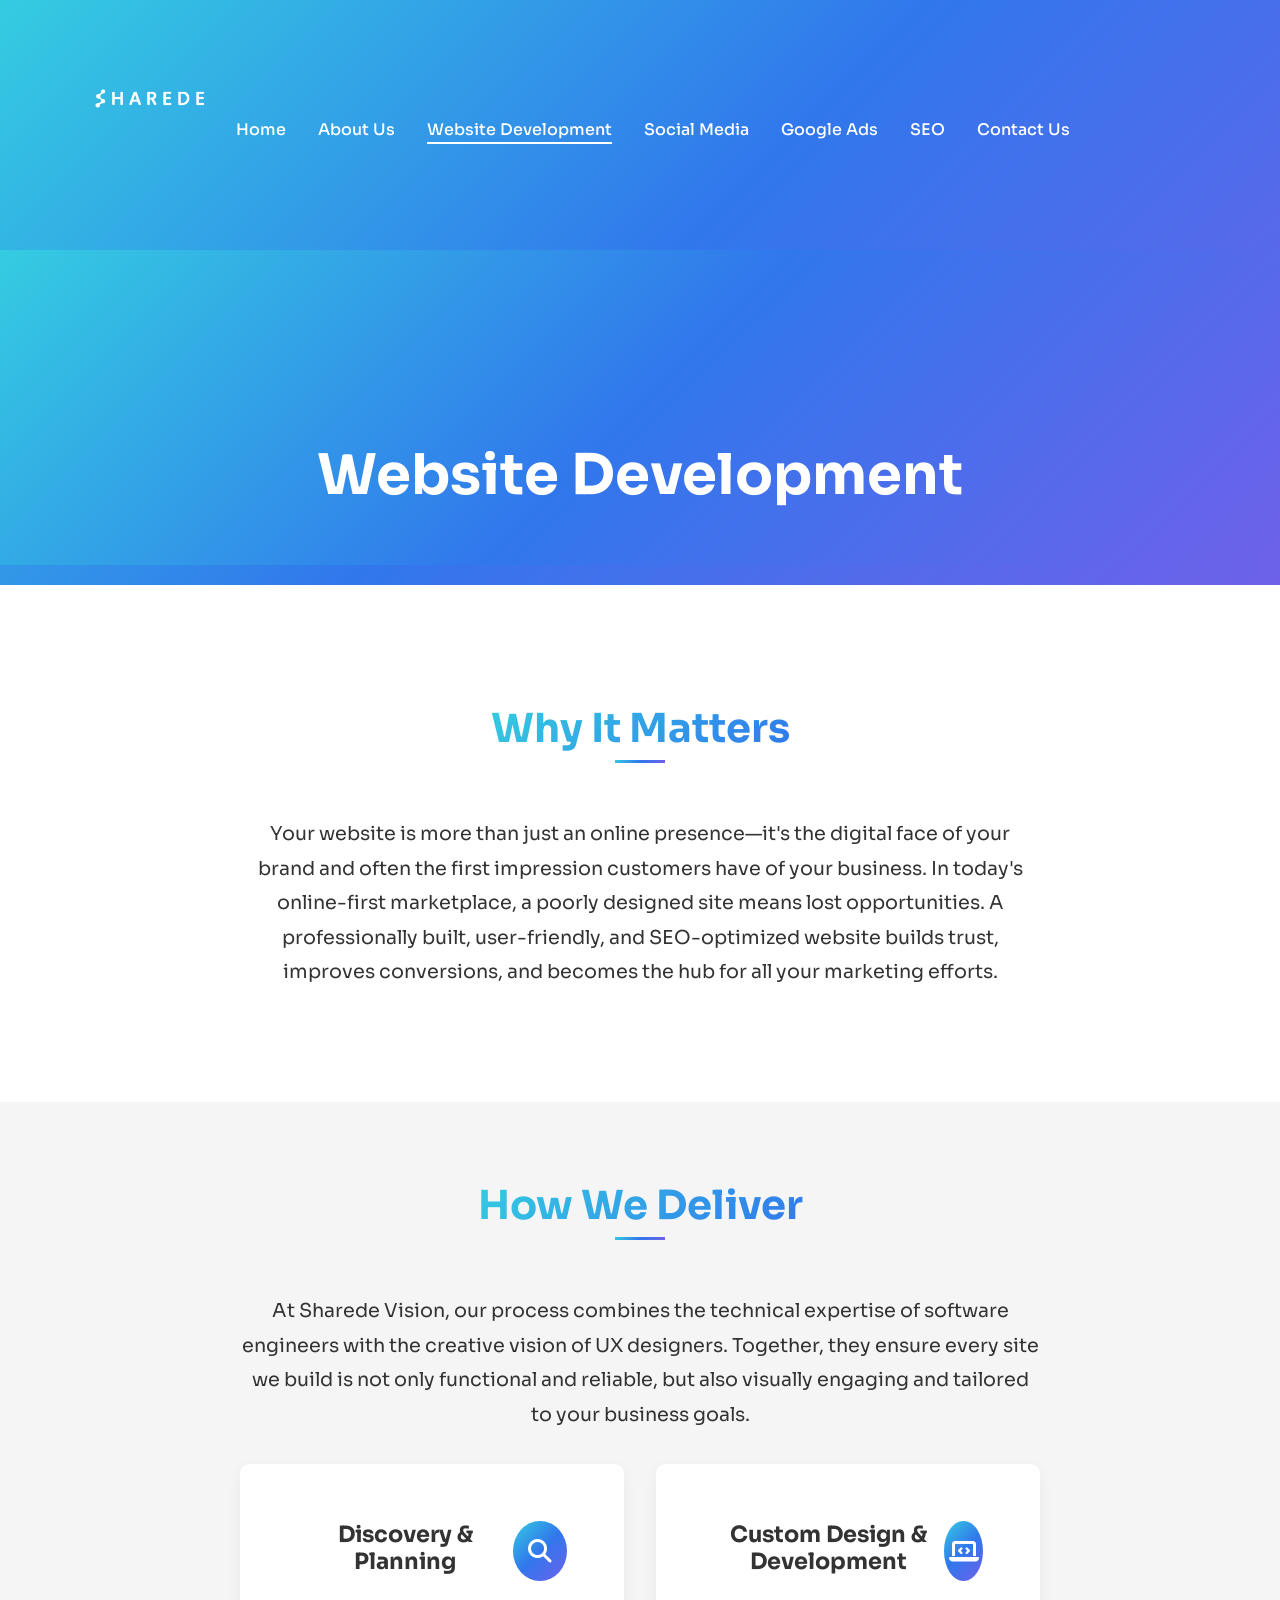
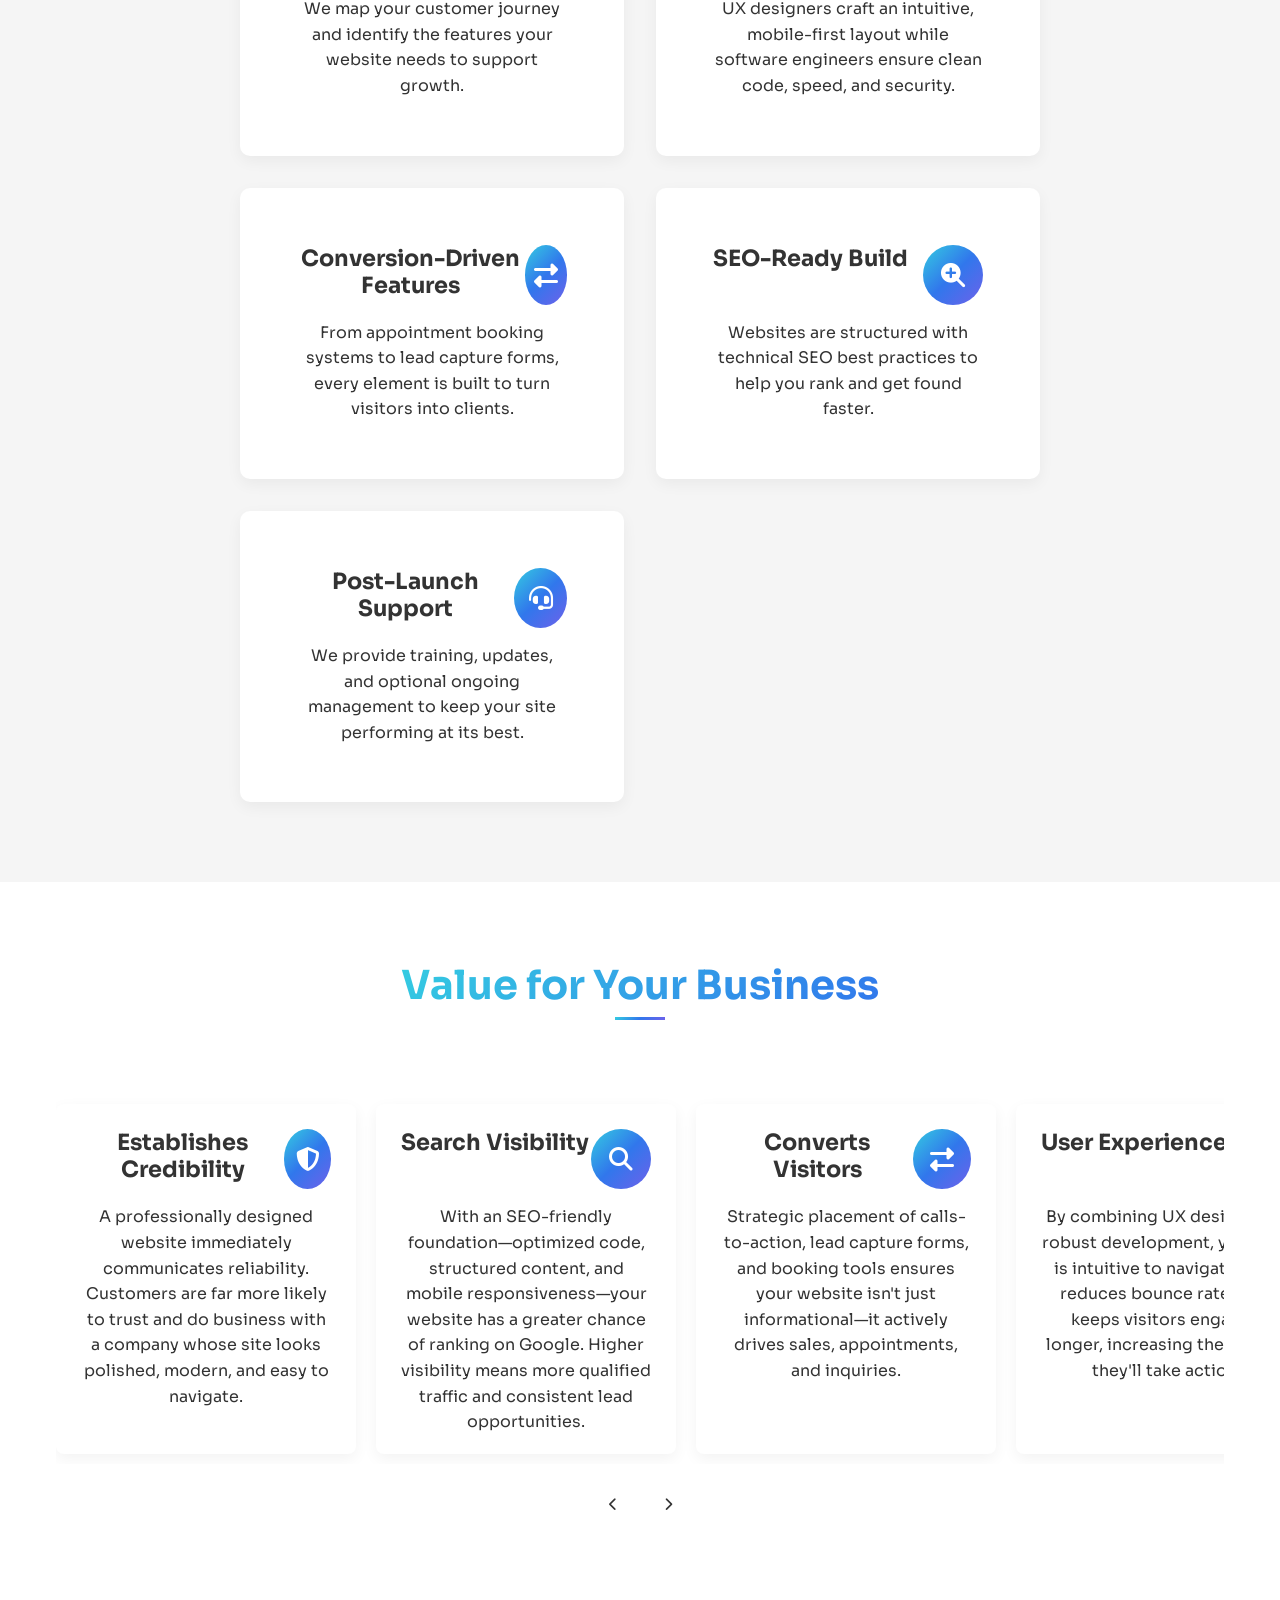
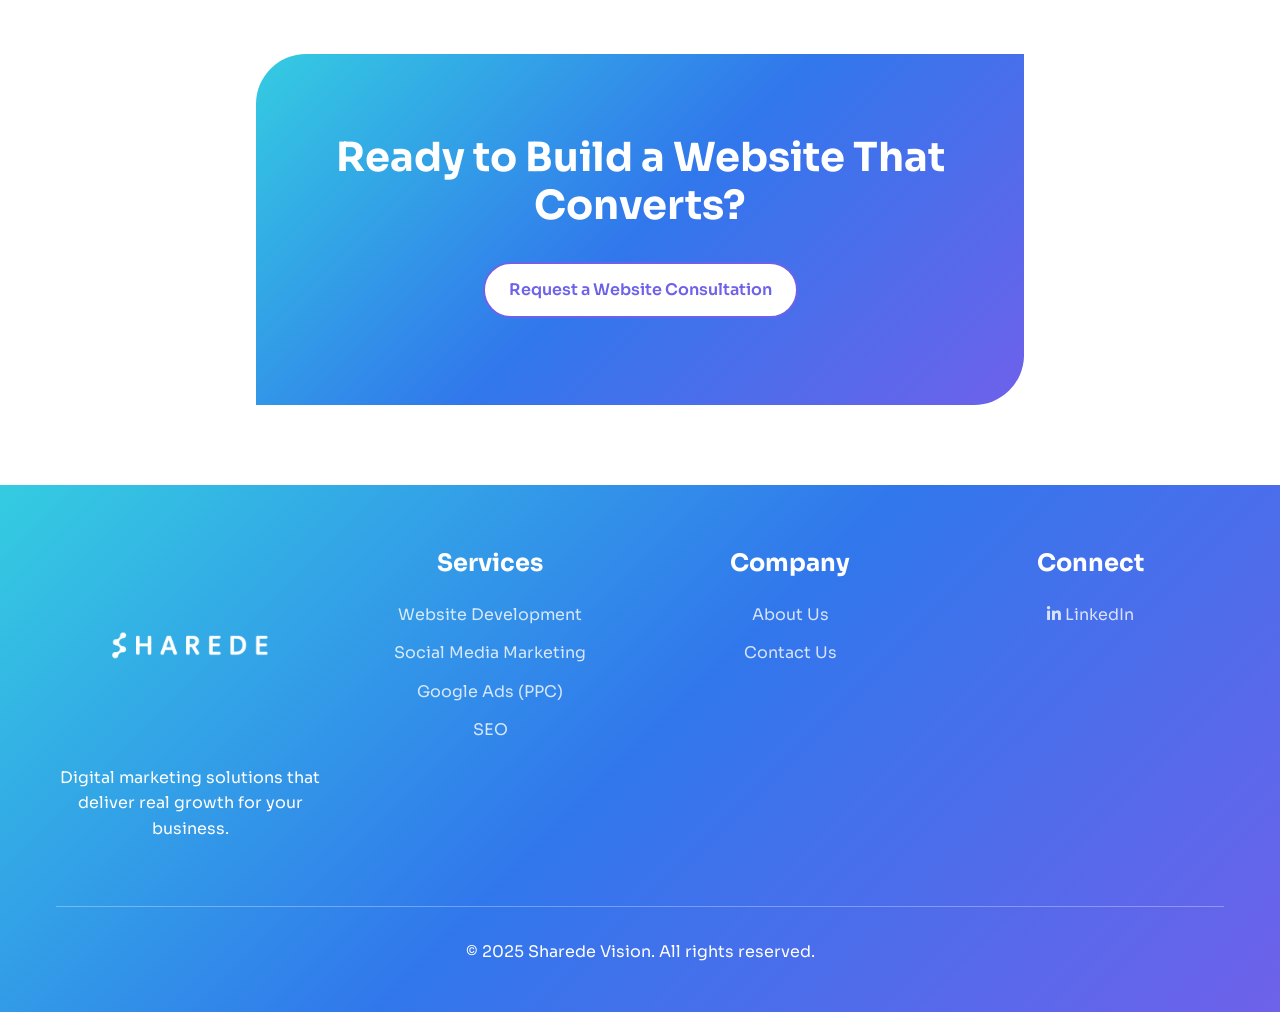
<file: website-development.html>
<!DOCTYPE html>
<html lang="en">
<head>
    <meta charset="UTF-8">
    <meta name="viewport" content="width=device-width, initial-scale=1.0">
    <title>Website Development | Sharede Vision</title>
    <meta name="description" content="Build a website that converts visitors into clients with Sharede Vision's professional website development services.">
    
    <!-- Favicon -->
    <link rel="icon" type="image/png" href="Sharede Submark Logo no BG.png">
    
    <!-- CSS -->
    <link rel="stylesheet" href="css/style.css">
    <link rel="stylesheet" href="css/additional-styles.css">
    <link rel="stylesheet" href="css/animations.css">
    <link rel="stylesheet" href="css/cta-animations.css">
    <link rel="stylesheet" href="css/scroll-top.css">
    <link rel="stylesheet" href="css/layout-update.css">

    
    <!-- Font Awesome -->
    <link rel="stylesheet" href="https://cdnjs.cloudflare.com/ajax/libs/font-awesome/6.4.0/css/all.min.css">
</head>
<body>
    <!-- Header -->
    <div class="page-header-bg">
    <header>
        <div class="container header-container">
            <div class="logo">
                <a href="index.html">
                    <img src="Sharede Logo Full no Background.png" alt="Sharede Vision Logo">
                </a>
            </div>
            
            <div class="mobile-toggle">
                <i class="fas fa-bars"></i>
            </div>
            
            <ul class="nav-menu">
                <li class="nav-item"><a href="index.html" class="nav-link">Home</a></li>
                <li class="nav-item"><a href="about.html" class="nav-link">About Us</a></li>
                <li class="nav-item"><a href="website-development.html" class="nav-link active">Website Development</a></li>
                <li class="nav-item"><a href="social-media.html" class="nav-link">Social Media</a></li>
                <li class="nav-item"><a href="google-ads.html" class="nav-link">Google Ads</a></li>
                <li class="nav-item"><a href="seo.html" class="nav-link">SEO</a></li>
                <li class="nav-item"><a href="contact.html" class="nav-link">Contact Us</a></li>
            </ul>
        </div>
    </header>
    
    <!-- Page Header -->
    <section class="page-header" style="background: var(--gradient-primary); border: none;">
        <div class="container">
            <h1>Website Development</h1>
        </div>
    </section>
    </div>
    <!-- Why It Matters Section -->
    <section class="section" id="why-it-matters">
        <div class="container">
            <div class="section-title">
                <h2>Why It Matters</h2>
            </div>
            <div class="service-content">
                <p class="lead">Your website is more than just an online presence—it's the digital face of your brand and often the first impression customers have of your business. In today's online-first marketplace, a poorly designed site means lost opportunities. A professionally built, user-friendly, and SEO-optimized website builds trust, improves conversions, and becomes the hub for all your marketing efforts.</p>
            </div>
        </div>
    </section>
    
    <!-- How We Deliver Section -->
    <section class="section bg-light" id="how-we-deliver">
        <div class="container">
            <div class="section-title">
                <h2>How We Deliver</h2>
            </div>
            <div class="service-content">
                <p class="lead">At Sharede Vision, our process combines the technical expertise of software engineers with the creative vision of UX designers. Together, they ensure every site we build is not only functional and reliable, but also visually engaging and tailored to your business goals.</p>
                
                <div class="process-grid">
                    <div class="process-item">
                        <div>
                            <div class="card-content">
                                <div class="card-header">
                                    <h3 class="card-title">Discovery & Planning</h3>
                                    <div class="card-icon">
                                        <i class="fas fa-search"></i>
                                    </div>
                                </div>
                                <div class="card-body">
                                    <p>We map your customer journey and identify the features your website needs to support growth.</p>
                                </div>
                            </div>
                        </div>
                    </div>
                    
                    <div class="process-item">
                        <div>
                            <div class="card-content">
                                <div class="card-header">
                                    <h3 class="card-title">Custom Design & Development</h3>
                                    <div class="card-icon">
                                        <i class="fas fa-laptop-code"></i>
                                    </div>
                                </div>
                                <div class="card-body">
                                    <p>UX designers craft an intuitive, mobile-first layout while software engineers ensure clean code, speed, and security.</p>
                                </div>
                            </div>
                        </div>
                    </div>
                    
                    <div class="process-item">
                        <div>
                            <div class="card-content">
                                <div class="card-header">
                                    <h3 class="card-title">Conversion-Driven Features</h3>
                                    <div class="card-icon">
                                        <i class="fas fa-exchange-alt"></i>
                                    </div>
                                </div>
                                <div class="card-body">
                                    <p>From appointment booking systems to lead capture forms, every element is built to turn visitors into clients.</p>
                                </div>
                            </div>
                        </div>
                    </div>
                    
                    <div class="process-item">
                        <div>
                            <div class="card-content">
                                <div class="card-header">
                                    <h3 class="card-title">SEO-Ready Build</h3>
                                    <div class="card-icon">
                                        <i class="fas fa-search-plus"></i>
                                    </div>
                                </div>
                                <div class="card-body">
                                    <p>Websites are structured with technical SEO best practices to help you rank and get found faster.</p>
                                </div>
                            </div>
                        </div>
                    </div>
                    
                    <div class="process-item">
                        <div>
                            <div class="card-content">
                                <div class="card-header">
                                    <h3 class="card-title">Post-Launch Support</h3>
                                    <div class="card-icon">
                                        <i class="fas fa-headset"></i>
                                    </div>
                                </div>
                                <div class="card-body">
                                    <p>We provide training, updates, and optional ongoing management to keep your site performing at its best.</p>
                                </div>
                            </div>
                        </div>
                    </div>
                </div>
            </div>
        </div>
    </section>
    
    <!-- Value for Your Business Section -->
    <section class="section" id="value">
        <div class="container">
            <div class="section-title">
                <h2>Value for Your Business</h2>
            </div>
            <div class="scroll-container">
                <div class="scroll-wrapper">
                    <div class="scroll-item">
                        <div class="card-square">
                            <div class="card-content">
                                <div class="card-header">
                                    <h3 class="card-title">Establishes Credibility</h3>
                                    <div class="card-icon">
                                        <i class="fas fa-shield-alt"></i>
                                    </div>
                                </div>
                                <div class="card-body">
                                    <p>A professionally designed website immediately communicates reliability. Customers are far more likely to trust and do business with a company whose site looks polished, modern, and easy to navigate.</p>
                                </div>
                            </div>
                        </div>
                    </div>
                    
                    <div class="scroll-item">
                        <div class="card-square">
                            <div class="card-content">
                                <div class="card-header">
                                    <h3 class="card-title">Search Visibility</h3>
                                    <div class="card-icon">
                                        <i class="fas fa-search"></i>
                                    </div>
                                </div>
                                <div class="card-body">
                                    <p>With an SEO-friendly foundation—optimized code, structured content, and mobile responsiveness—your website has a greater chance of ranking on Google. Higher visibility means more qualified traffic and consistent lead opportunities.</p>
                                </div>
                            </div>
                        </div>
                    </div>
                    
                    <div class="scroll-item">
                        <div class="card-square">
                            <div class="card-content">
                                <div class="card-header">
                                    <h3 class="card-title">Converts Visitors</h3>
                                    <div class="card-icon">
                                        <i class="fas fa-exchange-alt"></i>
                                    </div>
                                </div>
                                <div class="card-body">
                                    <p>Strategic placement of calls-to-action, lead capture forms, and booking tools ensures your website isn't just informational—it actively drives sales, appointments, and inquiries.</p>
                                </div>
                            </div>
                        </div>
                    </div>
                    
                    <div class="scroll-item">
                        <div class="card-square">
                            <div class="card-content">
                                <div class="card-header">
                                    <h3 class="card-title">User Experience</h3>
                                    <div class="card-icon">
                                        <i class="fas fa-mobile-alt"></i>
                                    </div>
                                </div>
                                <div class="card-body">
                                    <p>By combining UX design with robust development, your site is intuitive to navigate. This reduces bounce rates and keeps visitors engaged longer, increasing the chance they'll take action.</p>
                                </div>
                            </div>
                        </div>
                    </div>
                    
                    <div class="scroll-item">
                        <div class="card-square">
                            <div class="card-content">
                                <div class="card-header">
                                    <h3 class="card-title">Scales with Growth</h3>
                                    <div class="card-icon">
                                        <i class="fas fa-expand-arrows-alt"></i>
                                    </div>
                                </div>
                                <div class="card-body">
                                    <p>Our engineers build websites with scalability in mind, so as your business grows, your site can grow with it—whether you need new features, integrations, or e-commerce capabilities.</p>
                                </div>
                            </div>
                        </div>
                    </div>
                    
                    <div class="scroll-item">
                        <div class="card-square">
                            <div class="card-content">
                                <div class="card-header">
                                    <h3 class="card-title">Saves Time & Money</h3>
                                    <div class="card-icon">
                                        <i class="fas fa-clock"></i>
                                    </div>
                                </div>
                                <div class="card-body">
                                    <p>A well-built site reduces technical issues, eliminates the need for constant redesigns, and requires less troubleshooting—meaning you get better performance with fewer headaches.</p>
                                </div>
                            </div>
                        </div>
                    </div>
                </div>
                
                <div class="scroll-controls">
                    <button class="scroll-btn scroll-prev">
                        <i class="fas fa-chevron-left"></i>
                    </button>
                    <button class="scroll-btn scroll-next">
                        <i class="fas fa-chevron-right"></i>
                    </button>
                </div>
            </div>
        </div>
    </section>
    
    <!-- CTA Section -->
    <section class="section cta-section">
        <div class="container">
            <h2>Ready to Build a Website That Converts?</h2>
            <a href="contact.html" class="btn btn-secondary">Request a Website Consultation</a>
        </div>
    </section>
    
    <!-- Footer -->
    <footer>
        <div class="container">
            <div class="footer-grid">
                <div class="footer-logo">
                    <img src="Sharede Logo Full no Background.png" alt="Sharede Vision Logo">
                    <p>Digital marketing solutions that deliver real growth for your business.</p>
                </div>
                <div class="footer-links">
                    <h4>Services</h4>
                    <ul>
                        <li><a href="website-development.html">Website Development</a></li>
                        <li><a href="social-media.html">Social Media Marketing</a></li>
                        <li><a href="google-ads.html">Google Ads (PPC)</a></li>
                        <li><a href="seo.html">SEO</a></li>
                    </ul>
                </div>
                <div class="footer-links">
                    <h4>Company</h4>
                    <ul>
                        <li><a href="about.html">About Us</a></li>
                        <li><a href="contact.html">Contact Us</a></li>
                    </ul>
                </div>
                <div class="footer-links">
                    <h4>Connect</h4>
                    <ul class="social-links">
                        <li><a href="https://www.linkedin.com/company/sharede-inc/" target="_blank"><i class="fab fa-linkedin-in"></i> LinkedIn</a></li>
                    </ul>
                </div>
            </div>
            <div class="footer-bottom">
                <p>&copy; 2025 Sharede Vision. All rights reserved.</p>
            </div>
        </div>
    </footer>
    
    <!-- JavaScript -->
    <script src="js/main.js"></script>
    <script src="js/scroll-animations.js"></script>
    <script src="js/animations.js"></script>
    <script src="js/scroll-top.js"></script>
    <script src="js/layout-update.js"></script>
</body>
</html>
</file>
<file: css/style.css>
/* Main Stylesheet for Sharede Vision */
 
/* Import Sora font from Google Fonts */
@import url('https://fonts.googleapis.com/css2?family=Sora:wght@100;200;300;400;500;600;700;800&display=swap');
 
/* Reset and Base Styles */
* {
    margin: 0;
    padding: 0;
    box-sizing: border-box;
}
 
:root {
    /* Brand Colors */
    --teal: #34cce1;
    --blue: #3177ec;
    --purple: #6e61ea;
    
    /* Additional Colors */
    --white: #ffffff;
    --light-gray: #f5f5f5;
    --dark-gray: #333333;
    --black: #000000;
    
    /* Gradient */
    --gradient-primary: linear-gradient(135deg, var(--teal), var(--blue), var(--purple));
}
 
body {
    font-family: 'Sora', sans-serif;
    line-height: 1.6;
    color: var(--dark-gray);
    overflow-x: hidden;
}
 
/* Typography */
h1, h2, h3, h4, h5, h6 {
    font-weight: 700;
    margin-bottom: 1rem;
    line-height: 1.2;
}
 
h1 {
    font-size: 3.5rem;
}
 
h2 {
    font-size: 2.5rem;
}
 
h3 {
    font-size: 2rem;
}
 
h4 {
    font-size: 1.5rem;
}
 
p {
    margin-bottom: 1rem;
}
 
a {
    color: var(--blue);
    text-decoration: none;
    transition: all 0.3s ease;
}
 
a:hover {
    color: var(--purple);
}
 
/* Container */
.container {
    width: 100%;
    max-width: 1200px;
    margin: 0 auto;
    padding: 0 1rem;
    text-align: center;
}
 
/* Utility Classes */
.text-center {
    text-align: center;
}
 
.text-left {
    text-align: left;
}
 
.bg-light {
    background-color: var(--light-gray);
}
 
.lead {
    font-size: 1.2rem;
    font-weight: 400;
    line-height: 1.6;
}
 
.mt-5 {
    margin-top: 3rem;
}
 
@media (max-width: 768px) {
    .container {
        padding: 0 1.5rem;
    }
}
 
@media (max-width: 576px) {
    .container {
        padding: 0 1rem;
    }
}
 
/* Buttons */
.btn {
    display: inline-block;
    padding: 0.8rem 1.5rem;
    border-radius: 50px;
    font-weight: 600;
    text-align: center;
    cursor: pointer;
    transition: all 0.3s ease;
    border: none;
    font-family: 'Sora', sans-serif;
}
 
.btn-primary {
    background: var(--gradient-primary);
    color: var(--white);
    box-shadow: 0 4px 15px rgba(110, 97, 234, 0.3);
}
 
.btn-primary:hover {
    transform: translateY(-3px);
    box-shadow: 0 6px 20px rgba(110, 97, 234, 0.4);
    color: var(--white);
}
 
.btn-secondary {
    background: var(--white);
    color: var(--purple);
    border: 2px solid var(--purple);
}
 
.btn-secondary:hover {
    background: var(--purple);
    color: var(--white);
}
 
/* Header & Navigation */
header {
    top: 0;
    width: 100%;
    z-index: 1000;
    transition: all 0.3s ease;
    justify-content: flex-start;
    padding: 1rem 0;
    height: 250px;
}
 
.hero {
    display: flex;
    flex-direction: column;
    align-items: center;
    justify-content: flex-start; /* align to top instead of center */
    min-height: calc(100vh - 120px); /* full screen minus ~header space */
    padding: 2rem 1rem 6rem; /* reduced top padding, increased bottom */
    text-align: center;
}
 
 
/* Mobile Navigation - Consolidated */
@media (max-width: 768px) {
    .nav-menu {
        position: fixed;
        top: 0;
        left: -100%;
        flex-direction: column;
        background: var(--dark-gray);
        width: 80%;
        height: 100vh;
        text-align: center;
        transition: 0.3s;
        padding: 4rem 1rem;
        z-index: 999;
    }
 
    .nav-menu.active {
        left: 0;
    }
 
    .nav-menu .nav-link {
        color: var(--white);
        font-size: 1.2rem;
        font-weight: 600;
    }
 
    .nav-menu .nav-link:hover {
        color: var(--blue);
    }
 
    .nav-item {
        margin: 1.5rem 0;
    }
 
    .mobile-toggle.active i::before {
        content: "\f00d"; /* font awesome times icon */
    }
}
 
.page-header-bg {
    background: var(--gradient-primary);
    padding-bottom: 20px;
    margin-bottom: 40px;
}
 
.header-container {
    display: flex;
    justify-content: space-between;
    align-items: center;
    padding: 1rem 0;
    width: 100%;
}
 
.hero-logo, .logo img {
  opacity: 1 !important;
  transform: none !important;
}
 
 
.hero-logo {
    width: 100%;
    max-width: 900px; /* increased from 700px */
    height: auto; /* let it scale naturally */
    margin-bottom: 2rem;
}
 
@media (max-width: 576px) {
    .hero-logo {
        max-width: 300px;
        margin-bottom: 1.5rem;
    }
}
 
/* Header adjustments for smaller screens */
@media (max-width: 768px) {
    .header-container {
        padding: 1rem 1.5rem; /* add extra horizontal padding */
        justify-content: space-between;
        align-items: center;
    }
 
    .logo img {
        height: 100px; /* increased from 80px for better visibility */
    }
 
    .mobile-toggle {
        font-size: 1.8rem; /* ensure burger icon fits well */
        color: black;
    }
}
 
@media (max-width: 576px) {
    .header-container {
        padding: 0.8rem 1rem;
    }
 
    .logo img {
        height: 80px; /* increased from 70px for better visibility */
    }
 
    .mobile-toggle {
        font-size: 1.6rem;
        color: black;
    }
}
 
@media (max-width: 768px) {
    .hero {
        padding: 1rem 1rem 4rem; /* further reduced for mobile */
    }
}
@media (max-width: 576px) {
    .hero {
        padding: 0.5rem 1rem 3rem; /* minimal top padding for small screens */
    }
}
 
 
.footer-logo-image {
    height: 70px;
}
 
.nav-menu {
    display: flex;
    list-style: none;
    margin-top: 50px;
    text-align: center;
    margin-left: -100px;
    margin-right: 150px;
}
 
.nav-item {
    margin-left: 2rem;
}
 
.nav-link {
    color: var(--dark-gray);
    font-weight: 500;
    position: relative;
}
 
.nav-link:after {
    content: '';
    position: absolute;
    width: 0;
    height: 2px;
    bottom: -5px;
    left: 0;
    background: var(--gradient-primary);
    transition: width 0.3s ease;
}
 
.nav-link:hover:after,
.nav-link.active:after {
    width: 100%;
}
 
.mobile-toggle {
    display: none;
    cursor: pointer;
    color: black;
}
 
/* Hero Section */
.hero {
    color: var(--white);
    padding: 10rem 0 5rem;
    position: relative;
    overflow: hidden;
}
 
.hero-content {
    max-width: 700px;
    margin: 0 auto;
    text-align: center;
    position: relative;
    z-index: 2;
}
 
.hero h1 {
    margin-bottom: 1.5rem;
}
 
.hero p {
    font-size: 1.2rem;
    margin-bottom: 2rem;
    opacity: 0.9;
}
 
/* Sections */
.section {
    padding: 5rem 0;
}
 
@media (max-width: 768px) {
    .section {
        padding: 3rem 0;
    }
}
 
@media (max-width: 576px) {
    .section {
        padding: 2.5rem 0;
    }
}
 
.section-title {
    text-align: center;
    margin-bottom: 3rem;
}
 
.section-title h2 {
    position: relative;
    display: inline-block;
    margin-bottom: 1rem;
}
 
.section-title h2:after {
    content: '';
    position: absolute;
    width: 50px;
    height: 3px;
    background: var(--gradient-primary);
    bottom: -10px;
    left: 50%;
    transform: translateX(-50%);
}
 
/* Services Cards */
.services-grid {
    display: grid;
    grid-template-columns: repeat(auto-fit, minmax(250px, 1fr));
    gap: 2rem;
}
 
.service-card {
    background: var(--white);
    border-radius: 10px;
    overflow: hidden;
    box-shadow: 0 5px 15px rgba(0, 0, 0, 0.1);
    transition: all 0.3s ease;
}
 
.service-card:hover {
    transform: translateY(-10px);
    box-shadow: 0 15px 30px rgba(0, 0, 0, 0.15);
}
 
.service-card-content {
    padding: 1.5rem;
}
 
.service-card h3 {
    color: var(--purple);
    margin-bottom: 1rem;
}
 
.service-card-img {
    height: 200px;
    background-size: cover;
    background-position: center;
}
 
/* Client Logo's */
.client-logo img {
    max-height: 150px;
    max-width: 200px;
    object-fit: contain;
    opacity: 0.7;
    border-radius: 50%;
    transition: all 0.3s ease;
}
 
.clients-grid {
    display: grid;
    grid-template-columns: repeat(auto-fit, minmax(120px, 1fr));
    gap: 1.5rem;
    align-items: center;
    justify-items: center;
    padding: 0 1rem;
}
 
/* Features List */
.features-list {
    list-style: none;
}
 
/* Features Grid for About Page */
.features-grid {
    display: grid;
    grid-template-columns: repeat(auto-fit, minmax(300px, 1fr));
    gap: 2rem;
    margin-top: 2rem;
}
 
.feature-box {
    background: var(--white);
    padding: 2rem;
    border-radius: 10px;
    box-shadow: 0 5px 15px rgba(0, 0, 0, 0.1);
    transition: all 0.3s ease;
}
 
.feature-box:hover {
    transform: translateY(-5px);
    box-shadow: 0 10px 25px rgba(0, 0, 0, 0.15);
}
 
.feature-box h3 {
    color: var(--purple);
    margin-bottom: 1rem;
    font-size: 1.3rem;
}
 
/* Contact Page Styles */
.contact-title {
    text-align: center;
    margin-bottom: 2rem;
}
 
.contact-intro {
    text-align: center;
    margin-bottom: 3rem;
    max-width: 800px;
    margin-left: auto;
    margin-right: auto;
}
 
.contact-benefits {
    margin-bottom: 3rem;
}
 
.contact-benefits h3 {
    text-align: center;
    margin-bottom: 2rem;
    color: var(--purple);
}
 
.contact-form-container {
    max-width: 600px;
    margin: 0 auto;
}
 
/* Service Content */
.service-content {
    max-width: 800px;
    margin: 0 auto;
    text-align: center;
}
 
/* Page Header */
.page-header {
    padding: 4rem 0 2rem;
    color: var(--white);
    text-align: center;
}
 
.page-header h1 {
    margin-bottom: 0;
}
 
.feature-item {
    margin-bottom: 1.5rem;
    display: flex;
    align-items: flex-start;
}
 
.feature-icon {
    color: var(--teal);
    font-size: 1.5rem;
    margin-right: 1rem;
    flex-shrink: 0;
}
 
/* Testimonials */
.testimonials {
    background-color: var(--light-gray);
}
 
.testimonial-card {
    background: var(--white);
    padding: 2rem;
    border-radius: 10px;
    box-shadow: 0 5px 15px rgba(0, 0, 0, 0.05);
    margin-bottom: 2rem;
}
 
.testimonial-text {
    font-style: italic;
    margin-bottom: 1rem;
}
 
.testimonial-author {
    font-weight: 600;
}
 
/* CTA Section */
.cta-section {
    background: var(--gradient-primary);
    color: var(--white);
    text-align: center;
    padding: 5rem 0;
    width: 60%;
    margin: 0 auto 5rem auto;
    border-radius: 50px 0 50px 0;
}
 
.cta-section h2 {
    margin-bottom: 2rem;
}
 
/* Contact Form */
.contact-form {
    max-width: 600px;
    margin: 0 auto;
}
 
.form-group {
    margin-bottom: 1.5rem;
    text-align: left;
}
 
.form-group label {
    display: block;
    margin-bottom: 0.5rem;
    font-weight: 600;
    color: var(--dark-gray);
}
 
.form-control {
    width: 100%;
    padding: 0.8rem 1rem;
    border: 1px solid #ddd;
    border-radius: 5px;
    font-family: 'Sora', sans-serif;
    font-size: 1rem;
    transition: border-color 0.3s ease;
}
 
.form-control:focus {
    outline: none;
    border-color: var(--blue);
    box-shadow: 0 0 0 2px rgba(49, 119, 236, 0.1);
}
 
/* Footer */
footer {
    background: var(--gradient-primary);
    color: var(--white);
    padding: 4rem 0 2rem;
}
 
.footer-grid {
    display: grid;
    grid-template-columns: repeat(auto-fit, minmax(200px, 1fr));
    gap: 2rem;
    margin-bottom: 3rem;
}
 
.footer-logo img {
    height: 200px;
    margin-bottom: 0.5rem;
}
 
.footer-links h4 {
    margin-bottom: 1.5rem;
    color: var(--white);
    font-weight: 700;
}
 
.footer-links ul {
    list-style: none;
}
 
.footer-links li {
    margin-bottom: 0.8rem;
}
 
.footer-links a {
    color: var(--white);
    opacity: 0.8;
}
 
.footer-links a:hover {
    opacity: 1;
    color: var(--white);
    text-decoration: underline;
}
 
.footer-bottom {
    text-align: center;
    padding-top: 2rem;
    border-top: 1px solid rgba(255, 255, 255, 0.3);
}
 
/* Responsive Styles */
@media (max-width: 992px) {
    h1 {
        font-size: 2.8rem;
    }
    
    h2 {
        font-size: 2.2rem;
    }
}
 
@media (max-width: 768px) {
    .mobile-toggle {
        display: block;
        color: var(--dark-gray);
        font-size: 1.8rem;
    }
    
    .hero {
        padding: 1rem 0 4rem; /* consistent with mobile hero padding */
    }
    
    h1 {
        font-size: 2.5rem;
    }
    
    h2 {
        font-size: 2rem;
    }
    
    /* Features grid mobile */
    .features-grid {
        grid-template-columns: 1fr;
        gap: 1.5rem;
    }
    
    .feature-box {
        padding: 1.5rem;
    }
    
    /* Page header mobile */
    .page-header {
        padding: 3rem 0 1.5rem;
    }
    
    .page-header h1 {
        font-size: 2.2rem;
    }
    
    /* Contact form mobile */
    .contact-form-container {
        padding: 0 1rem;
    }
    
    .contact-intro {
        padding: 0 1rem;
    }
    
    /* Form mobile improvements */
    .form-control {
        padding: 1rem;
        font-size: 1rem;
    }
    
    .btn {
        padding: 1rem 2rem;
        font-size: 1rem;
        width: 100%;
        max-width: 300px;
        margin: 0 auto;
        display: block;
    }
}
 
@media (max-width: 576px) {
    h1 {
        font-size: 2.2rem;
    }
    
    h2 {
        font-size: 1.8rem;
    }
    
    .hero {
        padding: 0.5rem 0 3rem; /* consistent with small mobile hero padding */
    }
    
    /* Client logos mobile optimization */
    .clients-grid {
        grid-template-columns: repeat(auto-fit, minmax(100px, 1fr));
        gap: 1rem;
    }
    
    .client-logo img {
        max-height: 80px;
        max-width: 120px;
    }
    
    /* CTA section mobile */
    .cta-section {
        width: 95%;
        border-radius: 25px;
        padding: 3rem 1rem;
    }
    
    /* Features grid small mobile */
    .features-grid {
        gap: 1rem;
    }
    
    .feature-box {
        padding: 1.2rem;
    }
    
    .feature-box h3 {
        font-size: 1.2rem;
    }
    
    /* Page header small mobile */
    .page-header {
        padding: 2.5rem 0 1rem;
    }
    
    .page-header h1 {
        font-size: 2rem;
    }
    
    /* Contact benefits mobile */
    .contact-benefits {
        margin-bottom: 2rem;
    }
    
    .features-list {
        padding: 0;
    }
    
    .feature-item {
        margin-bottom: 1rem;
        flex-direction: column;
        text-align: center;
    }
    
    .feature-icon {
        margin-right: 0;
        margin-bottom: 0.5rem;
    }
}
 
.form-message {
    margin-top: 10px;
    font-weight: bold;
    display: block;
}
.form-message.success {
    color: green;
}
.form-message.error {
    color: red;
}
</file>
<file: css/additional-styles.css>
/* Additional styles for Sharede Vision website */

/* Page Header */
.page-header {
    padding: 12rem 0 3.5rem;
    color: var(--white);
    text-align: center;
}

/* Process Grid */
.process-grid {
    display: grid;
    grid-template-columns: repeat(auto-fit, minmax(250px, 1fr));
    gap: 2rem;
    margin-top: 3rem;
}

.process-item {
    text-align: center;
    padding: 2rem;
    background-color: var(--white);
    border-radius: 10px;
    box-shadow: 0 5px 15px rgba(0, 0, 0, 0.05);
    transition: all 0.3s ease;
}

.process-item:hover {
    transform: translateY(-10px);
    box-shadow: 0 15px 30px rgba(0, 0, 0, 0.1);
}

.process-icon {
    font-size: 2.5rem;
    margin-bottom: 1.5rem;
    color: var(--purple);
}

/* Process Steps */
.process-steps {
    margin-top: 3rem;
}

.process-step {
    display: flex;
    align-items: flex-start;
    margin-bottom: 2.5rem;
    padding: 1.5rem;
    background-color: var(--white);
    border-radius: 10px;
    box-shadow: 0 5px 15px rgba(0, 0, 0, 0.05);
    transition: all 0.3s ease;
}

.process-step:hover {
    transform: translateY(-5px);
    box-shadow: 0 10px 25px rgba(0, 0, 0, 0.1);
}

.process-step-icon {
    font-size: 2rem;
    color: var(--teal);
    margin-right: 1.5rem;
    flex-shrink: 0;
}

.process-step-content h3 {
    margin-bottom: 0.5rem;
}

/* Features Grid */
.features-grid {
    display: grid;
    grid-template-columns: repeat(auto-fit, minmax(300px, 1fr));
    gap: 2rem;
    margin-top: 3rem;
}

.feature-box {
    padding: 2rem;
    background-color: var(--white);
    border-radius: 10px;
    box-shadow: 0 5px 15px rgba(0, 0, 0, 0.05);
    transition: all 0.3s ease;
}

.feature-box:hover {
    transform: translateY(-10px);
    box-shadow: 0 15px 30px rgba(0, 0, 0, 0.1);
}

.feature-box h3 {
    color: var(--purple);
    margin-bottom: 1rem;
}

/* Value Grid */
.value-grid {
    display: grid;
    grid-template-columns: repeat(auto-fit, minmax(250px, 1fr));
    gap: 2rem;
    margin-top: 3rem;
}

.value-item {
    padding: 2rem;
    background-color: var(--white);
    border-radius: 10px;
    box-shadow: 0 5px 15px rgba(0, 0, 0, 0.05);
    text-align: center;
    transition: all 0.3s ease;
}

.value-item:hover {
    transform: translateY(-10px);
    box-shadow: 0 15px 30px rgba(0, 0, 0, 0.1);
}

.value-icon {
    font-size: 2.5rem;
    color: var(--teal);
    margin-bottom: 1.5rem;
}

.value-item h3 {
    margin-bottom: 1rem;
    color: var(--purple);
}

/* Contact Form */
.contact-intro {
    max-width: 800px;
    margin: 0 auto 3rem;
    text-align: center;
}

.contact-benefits {
    max-width: 700px;
    margin: 0 auto 3rem;
}

.contact-benefits h3 {
    margin-bottom: 1.5rem;
    text-align: center;
}

.contact-form-container {
    max-width: 700px;
    margin: 0 auto 3rem;
    padding: 2.5rem;
    background-color: var(--white);
    border-radius: 10px;
    box-shadow: 0 5px 20px rgba(0, 0, 0, 0.1);
}

.contact-form label {
    display: block;
    margin-bottom: 0.5rem;
    font-weight: 500;
}

.contact-direct, .contact-cta {
    text-align: center;
    margin-bottom: 2rem;
}

.contact-direct h3 {
    margin-bottom: 1rem;
}

/* Clients Grid */
.clients-grid {
    display: grid;
    grid-template-columns: repeat(auto-fit, minmax(150px, 1fr));
    gap: 2rem;
    margin-top: 3rem;
}

.client-logo {
    height: 100px;
    background-color: var(--white);
    border-radius: 10px;
    display: flex;
    align-items: center;
    justify-content: center;
    box-shadow: 0 5px 15px rgba(0, 0, 0, 0.05);
}

/* Utility Classes */
.text-center {
    text-align: center;
}

.lead {
    font-size: 1.2rem;
    line-height: 1.8;
    margin-bottom: 2rem;
}

.mt-5 {
    margin-top: 3rem;
}

.bg-light {
    background-color: var(--light-gray);
}

/* Responsive Styles */
@media (max-width: 768px) {
    .process-step {
        flex-direction: column;
        text-align: center;
    }
    
    .process-step-icon {
        margin-right: 0;
        margin-bottom: 1rem;
    }
    
    .page-header {
        padding: 7rem 0 3rem;
    }
}

@media (max-width: 576px) {
    .value-item, .feature-box, .process-item {
        padding: 1.5rem;
    }
}
</file>
<file: css/animations.css>
/* ==========================
   Global Animations
========================== */

/* Fade Up */
@keyframes fadeUp {
  0% { opacity: 0; transform: translateY(40px); }
  100% { opacity: 1; transform: translateY(0); }
}

/* Fade In */
@keyframes fadeIn {
  from { opacity: 0; }
  to { opacity: 1; }
}

/* Bounce Hover */
@keyframes bounce {
  0%, 100% { transform: translateY(0); }
  50% { transform: translateY(-5px); }
}

/* ==========================
   Applied Animations
========================== */

/* Hero Section */
.hero-content {
  animation: fadeUp 0.8s ease-out forwards;
}

/* Section Titles (scroll-triggered) */
.section-title h2 {
  opacity: 1;
  transform: translateY(30px);
  transition: all 1s ease-out;
}
.section-title h2.animate {
  opacity: 1;
  transform: translateY(0);
}

/* Service Cards (hover) */
.service-card {
  transition: transform 0.3s ease, box-shadow 0.3s ease;
}
.service-card:hover {
  transform: translateY(-10px);
  box-shadow: 0 10px 25px rgba(0,0,0,0.15);
}

/* Why Choose Us - Feature Icons (scroll-triggered) */
.feature-icon {
  opacity: 0;
  transform: scale(0.8);
  transition: all 0.8s ease;
}
.feature-icon.animate {
  opacity: 1;
  transform: scale(1);
}

/* Testimonials (scroll-triggered) */
.testimonial-card {
  opacity: 0;
  transform: scale(0.95);
  transition: all 1s ease;
}
.testimonial-card.animate {
  opacity: 1;
  transform: scale(1);
}

/* CTA Button (hover bounce) */
.cta-section .btn-secondary:hover {
  animation: bounce 0.6s ease;
}

/* Services Section - Service Cards (scroll-triggered) */
.service-card {
  opacity: 0;
  transform: translateY(40px);
  transition: all 0.8s ease;
}
.service-card.animate {
  opacity: 1;
  transform: translateY(0);
}


/* ==========================
   Extra Animations
========================== */

/* Header Nav Links (hover underline slide) */
.nav-link {
  position: relative;
  transition: color 0.3s ease;
}
.nav-link::after {
  content: "";
  position: absolute;
  left: 0;
  bottom: -4px;
  width: 0;
  height: 2px;
  background: currentColor;
  transition: width 0.3s ease;
}
.nav-link:hover::after {
  width: 100%;
}

/* Clients Logos (scroll-triggered) */
.client-logo {
  opacity: 0;
  transform: scale(0.9);
  transition: all 0.6s ease;
}
.client-logo.animate {
  opacity: 1;
  transform: scale(1);
}

/* Footer Social Links (hover rotate-in) */
.social-links a {
  display: inline-block;
  transition: transform 0.3s ease, color 0.3s ease;
}
.social-links a:hover {
  transform: rotate(-5deg) scale(1.1);
  color: #0073e6; /* tweak to your brand color */
}

/*Why It Matters Section Boxes */
.why-box {
  opacity: 0;
  transform: translateY(40px);
  transition: all 0.8s ease;
}
.why-box.animate {
  opacity: 1;
  transform: translateY(0);
}

/*How We Deliver Section Items */
.deliver-step {
  opacity: 0;
  transform: scale(0.9);
  transition: all 0.8s ease;
}
.deliver-step.animate {
  opacity: 1;
  transform: scale(1);
}
/* Animations and Transitions for Sharede Vision */

/* Fade In Animation */
@keyframes fadeIn {
    from {
        opacity: 0;
        transform: translateY(20px);
    }
    to {
        opacity: 1;
        transform: translateY(0);
    }
}

/* Slide In From Left Animation */
@keyframes slideInLeft {
    from {
        opacity: 0;
        transform: translateX(-50px);
    }
    to {
        opacity: 1;
        transform: translateX(0);
    }
}

/* Slide In From Right Animation */
@keyframes slideInRight {
    from {
        opacity: 0;
        transform: translateX(50px);
    }
    to {
        opacity: 1;
        transform: translateX(0);
    }
}

/* Scale In Animation */
@keyframes scaleIn {
    from {
        opacity: 0;
        transform: scale(0.9);
    }
    to {
        opacity: 1;
        transform: scale(1);
    }
}

/* Gradient Text Animation */
@keyframes gradientText {
    0% {
        background-position: 0% 50%;
    }
    50% {
        background-position: 100% 50%;
    }
    100% {
        background-position: 0% 50%;
    }
}

/* Pulse Animation */
@keyframes pulse {
    0% {
        transform: scale(1);
    }
    50% {
        transform: scale(1.05);
    }
    100% {
        transform: scale(1);
    }
}

/* Animated Classes */
.animate-fade-in {
    animation: fadeIn 1s ease forwards;
    opacity: 0;
}

.animate-slide-left {
    animation: slideInLeft 1s ease forwards;
    opacity: 0;
}

.animate-slide-right {
    animation: slideInRight 1s ease forwards;
    opacity: 0;
}

.animate-scale-in {
    animation: scaleIn 0.8s ease forwards;
    opacity: 1;
}

.animate-pulse {
    animation: pulse 2s infinite;
}

/* Gradient Text Effect */
.gradient-text {
    background: linear-gradient(135deg, var(--teal), var(--blue), var(--purple));
    background-size: 200% 200%;
    -webkit-background-clip: text;
    background-clip: text;
    color: transparent;
    animation: gradientText 5s ease infinite;
}

/* Staggered Animation Delays */
.delay-100 {
    animation-delay: 0.1s;
}

.delay-200 {
    animation-delay: 0.2s;
}

.delay-300 {
    animation-delay: 0.3s;
}

.delay-400 {
    animation-delay: 0.4s;
}

.delay-500 {
    animation-delay: 0.5s;
}

.delay-600 {
    animation-delay: 0.6s;
}

.delay-700 {
    animation-delay: 0.7s;
}

.delay-800 {
    animation-delay: 0.8s;
}

/* Hover Effects */
.hover-lift {
    transition: transform 0.3s ease, box-shadow 0.3s ease;
}

.hover-lift:hover {
    transform: translateY(-5px);
    box-shadow: 0 10px 20px rgba(0, 0, 0, 0.1);
}

.hover-scale {
    transition: transform 0.3s ease;
}

.hover-scale:hover {
    transform: scale(1.05);
}

.hover-glow {
    transition: box-shadow 0.3s ease;
}

.hover-glow:hover {
    box-shadow: 0 0 15px rgba(110, 97, 234, 0.5);
}

/* Scroll Animations */
.reveal {
    opacity: 0;
    transform: translateY(30px);
    transition: all 0.8s ease;
}

.reveal.active {
    opacity: 1;
    transform: translateY(0);
}

/* Button Animations */
.btn {
    position: relative;
    overflow: hidden;
}

.btn::after {
    content: '';
    position: absolute;
    top: 50%;
    left: 50%;
    width: 5px;
    height: 5px;
    background: rgba(255, 255, 255, 0.5);
    opacity: 0;
    border-radius: 100%;
    transform: scale(1, 1) translate(-50%);
    transform-origin: 50% 50%;
}

.btn:hover::after {
    animation: ripple 1s ease-out;
}

@keyframes ripple {
    0% {
        transform: scale(0, 0);
        opacity: 0.5;
    }
    100% {
        transform: scale(20, 20);
        opacity: 0;
    }
}

/* Animated Underline for Links */
.animated-underline {
    position: relative;
    text-decoration: none;
}

.animated-underline::after {
    content: '';
    position: absolute;
    width: 100%;
    height: 2px;
    bottom: -3px;
    left: 0;
    background: linear-gradient(to right, var(--teal), var(--purple));
    transform: scaleX(0);
    transform-origin: bottom right;
    transition: transform 0.3s ease-out;
}

.animated-underline:hover::after {
    transform: scaleX(1);
    transform-origin: bottom left;
}

/* Floating Animation */
@keyframes float {
    0% {
        transform: translateY(0px);
    }
    50% {
        transform: translateY(-10px);
    }
    100% {
        transform: translateY(0px);
    }
}

.floating {
    animation: float 4s ease-in-out infinite;
}

/* Typing Animation for Hero Text */
.typing-effect {
    border-right: 3px solid var(--teal);
    white-space: nowrap;
    overflow: hidden;
    width: 0;
    animation: typing 3.5s steps(40, end) forwards, blink-caret 0.75s step-end infinite;
}

@keyframes typing {
    from { width: 0 }
    to { width: 100% }
}

@keyframes blink-caret {
    from, to { border-color: transparent }
    50% { border-color: var(--teal) }
}

/* Animated Gradient Border */
.gradient-border {
    position: relative;
    border-radius: 10px;
    padding: 5px;
}

.gradient-border::before {
    content: '';
    position: absolute;
    top: 0;
    left: 0;
    right: 0;
    bottom: 0;
    border-radius: 10px;
    padding: 2px;
    background: linear-gradient(135deg, var(--teal), var(--blue), var(--purple));
    background-size: 200% 200%;
    animation: gradientText 5s ease infinite;
    -webkit-mask: linear-gradient(#fff 0 0) content-box, linear-gradient(#fff 0 0);
    -webkit-mask-composite: xor;
    mask-composite: exclude;
}

/* Animated Icon */
.animated-icon {
    transition: transform 0.3s ease;
}

.animated-icon:hover {
    transform: rotate(10deg) scale(1.1);
}

/* Scroll Progress Bar */
.scroll-progress {
    position: fixed;
    top: 0;
    left: 0;
    width: 0%;
    height: 3px;
    background: linear-gradient(to right, var(--teal), var(--blue), var(--purple));
    z-index: 9999;
    transition: width 0.1s ease;
}

/* Hero Section Enhancements */
.hero {
    position: relative;
    overflow: hidden;
}

.hero-shapes {
    position: absolute;
    top: 0;
    left: 0;
    width: 100%;
    height: 100%;
    overflow: hidden;
    z-index: 1;
}

.hero-content {
    position: relative;
    z-index: 2;
}

.hero-shape {
    position: absolute;
    border-radius: 50%;
    opacity: 0.2;
}

.hero-shape-1 {
    top: -100px;
    right: -100px;
    width: 300px;
    height: 300px;
    background: var(--teal);
    animation: float 8s ease-in-out infinite;
}

.hero-shape-2 {
    bottom: -150px;
    left: -50px;
    width: 400px;
    height: 400px;
    background: var(--blue);
    animation: float 12s ease-in-out infinite;
}

.hero-shape-3 {
    top: 40%;
    right: 30%;
    width: 200px;
    height: 200px;
    background: var(--purple);
    animation: float 10s ease-in-out infinite;
}

.hero-buttons {
    display: flex;
    justify-content: center;
    gap: 1rem;
    margin-top: 2rem;
}

/* Enhanced Typing Effect */
.typing-effect {
    display: inline-block;
    white-space: nowrap;
    margin: 0 auto;
    animation: typing 3.5s steps(40, end), blink-caret 0.75s step-end infinite;
    border-right: 3px solid var(--teal);
    overflow: hidden;
}

@keyframes typing {
    from { width: 0 }
    to { width: 100% }
}

@keyframes blink-caret {
    from, to { border-color: transparent }
    50% { border-color: var(--teal) }

}
</file>
<file: css/cta-animations.css>
/* CTA Section Enhancements */
.cta-section {
    position: relative;
    overflow: hidden;
}

.cta-shapes {
    position: absolute;
    top: 0;
    left: 0;
    width: 100%;
    height: 100%;
    overflow: hidden;
    z-index: 1;
}

.cta-section .container {
    position: relative;
    z-index: 2;
}

.cta-shape {
    position: absolute;
    border-radius: 50%;
    opacity: 0.15;
}

.cta-shape-1 {
    top: -50px;
    right: -50px;
    width: 200px;
    height: 200px;
    background: var(--blue);
    animation: float 10s ease-in-out infinite;
}

.cta-shape-2 {
    bottom: -100px;
    left: -50px;
    width: 300px;
    height: 300px;
    background: var(--purple);
    animation: float 15s ease-in-out infinite;
}
</file>
<file: css/scroll-top.css>
/* Scroll to Top Button Styles */

.scroll-to-top {
    position: fixed;
    bottom: 30px;
    right: 30px;
    width: 50px;
    height: 50px;
    background-color: var(--primary-color);
    color: white;
    border-radius: 50%;
    display: flex;
    justify-content: center;
    align-items: center;
    cursor: pointer;
    opacity: 0;
    visibility: hidden;
    transition: all 0.3s ease;
    box-shadow: 0 4px 10px rgba(0, 0, 0, 0.2);
    z-index: 1000;
}

.scroll-to-top.visible {
    opacity: 1;
    visibility: visible;
}

.scroll-to-top:hover {
    background-color: var(--secondary-color);
    transform: translateY(-5px);
}

.scroll-to-top i {
    font-size: 20px;
}

/* Animation for the scroll-to-top button */
@keyframes bounce {
    0%, 20%, 50%, 80%, 100% {
        transform: translateY(0);
    }
    40% {
        transform: translateY(-10px);
    }
    60% {
        transform: translateY(-5px);
    }
}

.scroll-to-top.bounce {
    animation: bounce 1s ease infinite;
}
</file>
<file: css/layout-update.css>
/* Layout Update CSS */
 
 
 
/* Navbar Styling */
.header-container {
    width: 100%;
    padding: 15px 20px 15px 40px; /* increased left padding to push logo more left */
    border-radius: 0;
}
 
.nav-menu .nav-link {
    color: white;
    font-weight: 500;
}
 
.logo img {
    height: 140px; /* increased from 120px */
    width: auto;
    color: white;
    max-width: 100%;
}
 
/* Banner Section */
.banner-section {
    background: var(--gradient-primary);
    color: white;
    width: 70%;
    border-radius: 0px 50px 0px 50px;
    padding: 40px 0px;
    margin: auto;
}
 
.banner-container {
    display: flex;
    justify-content: space-between;
    align-items: center;
    flex-wrap: wrap;
}
 
.banner-content {
    flex: 1;
    min-width: 300px;
    padding-right: 30px;
}
 
.banner-action {
    margin-top: 20px;
}
 
.banner-content h2 {
    font-size: 2.5rem;
    margin-bottom: 15px;
}
 
.banner-content p {
    font-size: 1.1rem;
    margin-bottom: 0;
}
 
/* Gradient for Landing Page */
.gradient-bg {
    background: linear-gradient(90deg, var(--teal), var(--blue), var(--purple));
    min-height: 100vh; /* always full height */
    width: 100%;
    display: flex;
    flex-direction: column;
}
 
/* Alternating Sections */
.services-container-home {
    max-width: 1200px;
    margin: auto;
    padding: 0 20px;
}
 
.section-alt {
    display: flex;
    align-items: center;
    margin: 60px 0;
    gap: 40px;
}
 
.section-alt-reverse {
    flex-direction: row-reverse;
}
 
.section-alt-image {
    flex: 1;
    min-width: 300px;
}
 
.section-alt-image img {
    width: 100%;
    height: auto;
    border-radius: 8px;
    box-shadow: 0 5px 15px rgba(0, 0, 0, 0.1);
}
 
.section-alt-content {
    flex: 1;
    min-width: 300px;
}
 
.section-alt-content h3 {
    margin-bottom: 20px;
    font-size: 1.8rem;
}
 
.section-alt-content p {
    margin-bottom: 25px;
    font-size: 1.1rem;
    line-height: 1.6;
}
 
/* Square Card Layout */
.card-square {
    background: white;
    border-radius: 8px;
    box-shadow: 0 5px 15px rgba(0, 0, 0, 0.05);
    height: 100%;
    transition: transform 0.3s ease, box-shadow 0.3s ease;
    overflow: hidden;
}
 
.card-square:hover {
    transform: translateY(-5px);
    box-shadow: 0 10px 25px rgba(0, 0, 0, 0.1);
}
 
.card-content {
    padding: 25px;
    height: 100%;
    display: flex;
    flex-direction: column;
}
 
.card-header {
    display: flex;
    justify-content: space-between;
    align-items: flex-start;
    margin-bottom: 15px;
}
 
.card-title {
    font-size: 1.4rem;
    margin: 0;
    color: var(--color-primary);
}
 
.card-icon {
    width: 60px;
    height: 60px;
    display: flex;
    align-items: center;
    justify-content: center;
    background: var(--gradient-primary);
    border-radius: 50%;
    color: white;
}
 
.card-icon i {
    font-size: 1.5rem;
}
 
.card-icon img {
    width: 100%;
    height: 100%;
    object-fit: cover;
    border-radius: 50%;
}
 
.card-body {
    flex: 1;
}
 
.card-body p {
    margin: 0;
    line-height: 1.6;
}
 
/* Horizontal Scrolling */
.scroll-container {
    position: relative;
    padding: 20px 0;
    margin: 30px 0;
}
 
.scroll-wrapper {
    display: flex;
    overflow-x: auto;
    scroll-behavior: smooth;
    -webkit-overflow-scrolling: touch;
    scrollbar-width: none; /* Firefox */
    gap: 20px;
    padding: 10px 0;
}
 
.scroll-wrapper::-webkit-scrollbar {
    display: none; /* Chrome, Safari, Opera */
}
 
.scroll-item {
    flex: 0 0 300px;
    min-width: 300px;
    height: 350px;
}
 
.scroll-controls {
    display: flex;
    justify-content: center;
    margin-top: 20px;
    gap: 15px;
}
 
.scroll-btn {
    width: 40px;
    height: 40px;
    border-radius: 50%;
    background: white;
    border: 1px solid var(--color-primary);
    color: var(--color-primary);
    display: flex;
    align-items: center;
    justify-content: center;
    cursor: pointer;
    transition: all 0.3s ease;
}
 
.scroll-btn:hover {
    background: var(--gradient-primary);
    color: white;
}
 
/* Accordion */
.accordion {
    margin: 20px 0;
}
 
.accordion-item {
    margin-bottom: 15px;
    border-radius: 8px;
    overflow: hidden;
    box-shadow: 0 2px 10px rgba(0, 0, 0, 0.05);
}
 
.accordion-header {
    background: white;
    padding: 20px 25px;
    display: flex;
    justify-content: space-between;
    align-items: center;
    cursor: pointer;
    transition: background 0.3s ease;
    min-height: 60px;
}
 
.accordion-header h3 {
    margin: 0;
    font-size: 1.2rem;
    color: var(--color-primary);
}
 
.accordion-icon {
    transition: transform 0.3s ease;
}
 
.accordion-item.active .accordion-icon {
    transform: rotate(180deg);
}
 
.accordion-content {
    background: #f9f9f9;
    padding: 0;
    max-height: 0;
    overflow: hidden;
    transition: all 0.3s ease;
}
 
.accordion-item.active .accordion-content {
    padding: 15px 20px;
    max-height: 500px;
}
 
/* Process Grid Update */
.process-grid {
    display: grid;
    grid-template-columns: repeat(auto-fit, minmax(280px, 1fr));
    gap: 2rem;
    margin-top: 2rem;
}
 
.process-item {
    height: 100%;
    max-width: 100%;
}
 
/* Responsive Adjustments */
@media (max-width: 768px) {
    /* Header and Logo Mobile */
    .header-container {
        padding: 15px 20px; /* reset to normal padding on mobile */
        flex-wrap: wrap;
    }
    
    .logo img {
        height: 100px; /* slightly bigger than before but smaller than desktop */
    }
    
    .nav-menu {
        margin-top: 0;
        margin-left: 0;
        margin-right: 0;
    }
    
    /* Sections Mobile */
    .section-alt {
        flex-direction: column;
        margin-left: 0;
        margin-right: 0;
        gap: 20px;
    }
    
    .section-alt-reverse {
        flex-direction: column;
        margin-left: 0;
        margin-right: 0;
    }
    
    .section-alt-image {
        margin-left: 0;
        max-width: 100%;
    }
    
    .section-alt-reverse-image {
        margin-right: 0;
        max-width: 100%;
    }
    
    /* Banner Mobile */
    .banner-section {
        width: 95%;
        border-radius: 20px;
        padding: 30px 20px;
    }
    
    .banner-container {
        flex-direction: column;
        text-align: center;
    }
    
    .banner-content {
        padding-right: 0;
        margin-bottom: 20px;
    }
    
    .banner-content h2 {
        font-size: 2rem;
    }
    
    /* Scroll Items Mobile */
    .scroll-item {
        flex: 0 0 250px;
        min-width: 250px;
    }
    
    /* Process Grid Mobile */
    .process-grid {
        grid-template-columns: 1fr;
        gap: 1.5rem;
    }
    
    .process-item {
        max-width: 100%;
    }
}
 
@media (max-width: 576px) {
    .logo img {
        height: 80px; /* increased from 60px for better visibility */
    }
    
    .banner-section {
        width: 98%;
        border-radius: 15px;
        padding: 25px 15px;
    }
    
    .banner-content h2 {
        font-size: 1.8rem;
    }
    
    .banner-content p {
        font-size: 1rem;
    }
    
    /* Accordion mobile optimization */
    .accordion-header {
        padding: 18px 20px;
        min-height: 55px;
    }
    
    .accordion-header h3 {
        font-size: 1.1rem;
    }
    
    .accordion-content {
        padding: 15px 20px;
    }
    
    .accordion-icon {
        font-size: 1.2rem;
    }
    
    /* Process Grid Small Mobile */
    .process-grid {
        gap: 1rem;
    }
}
</file>
